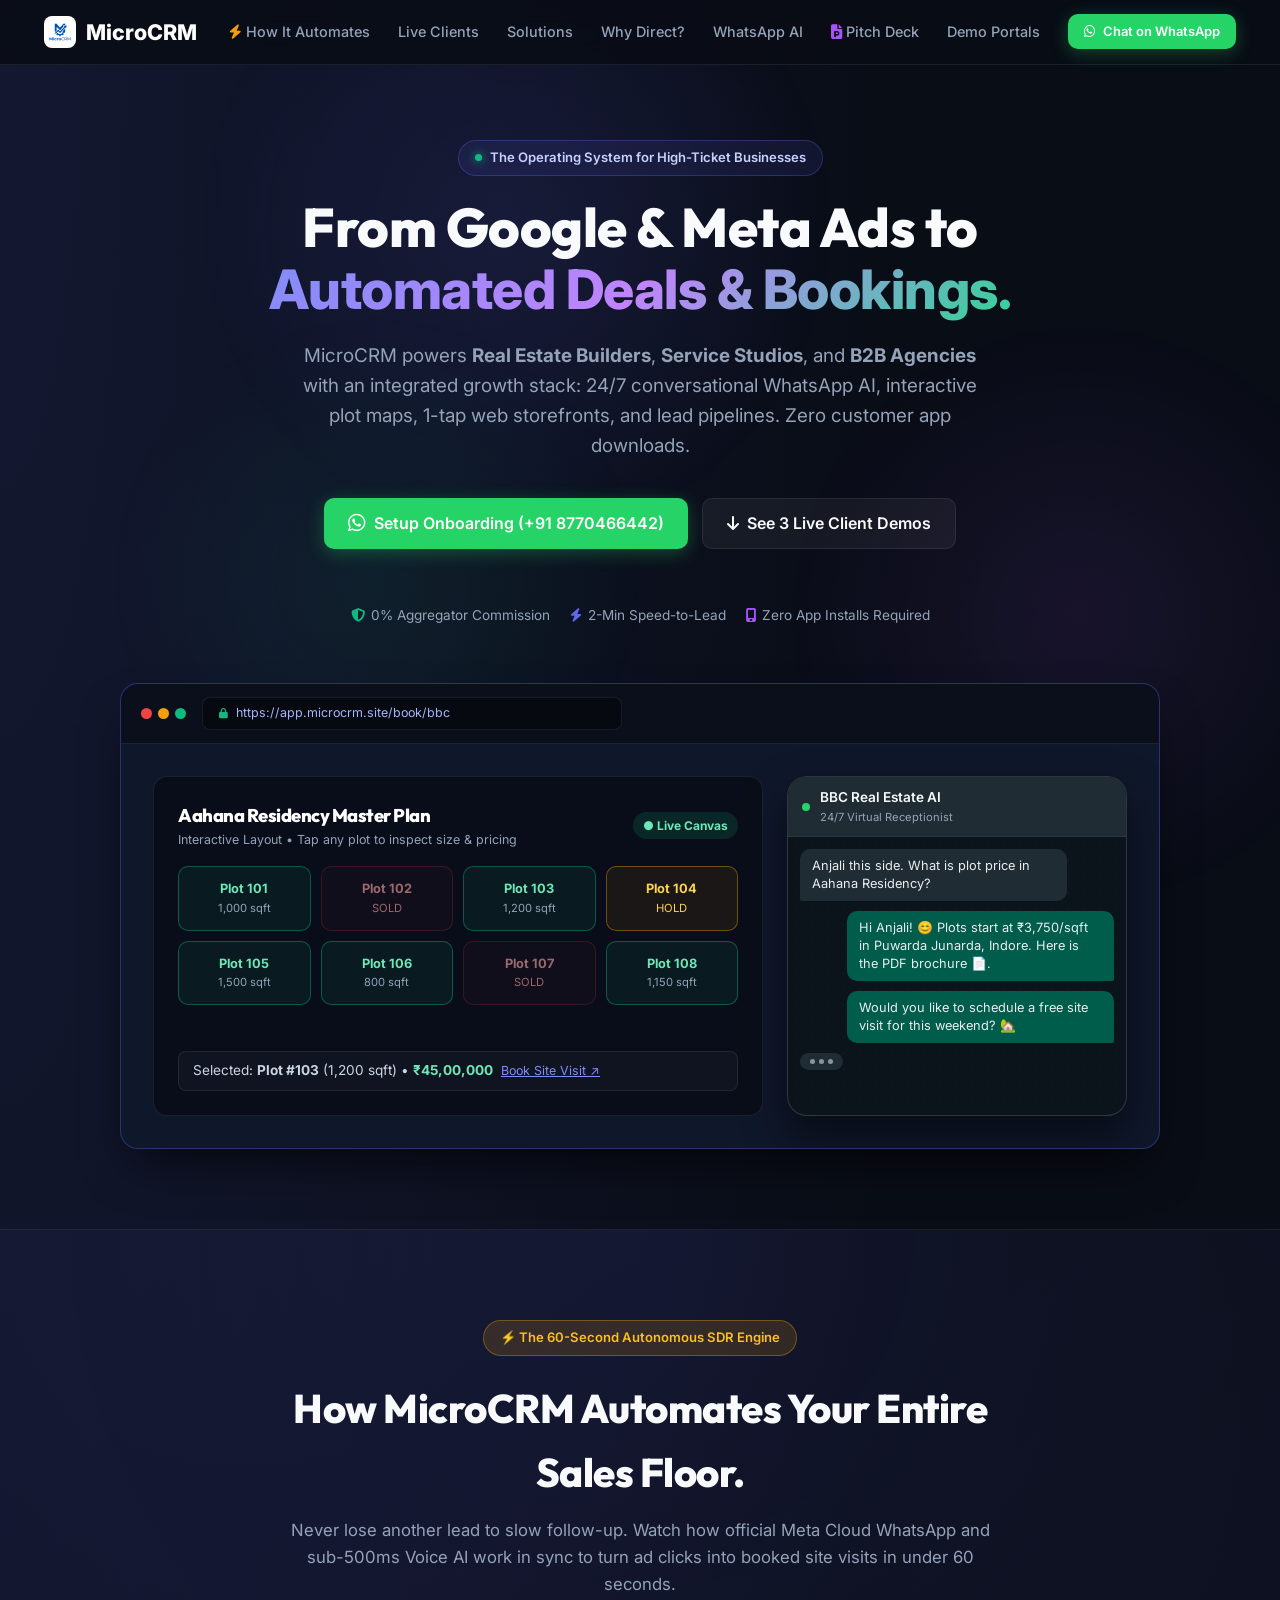
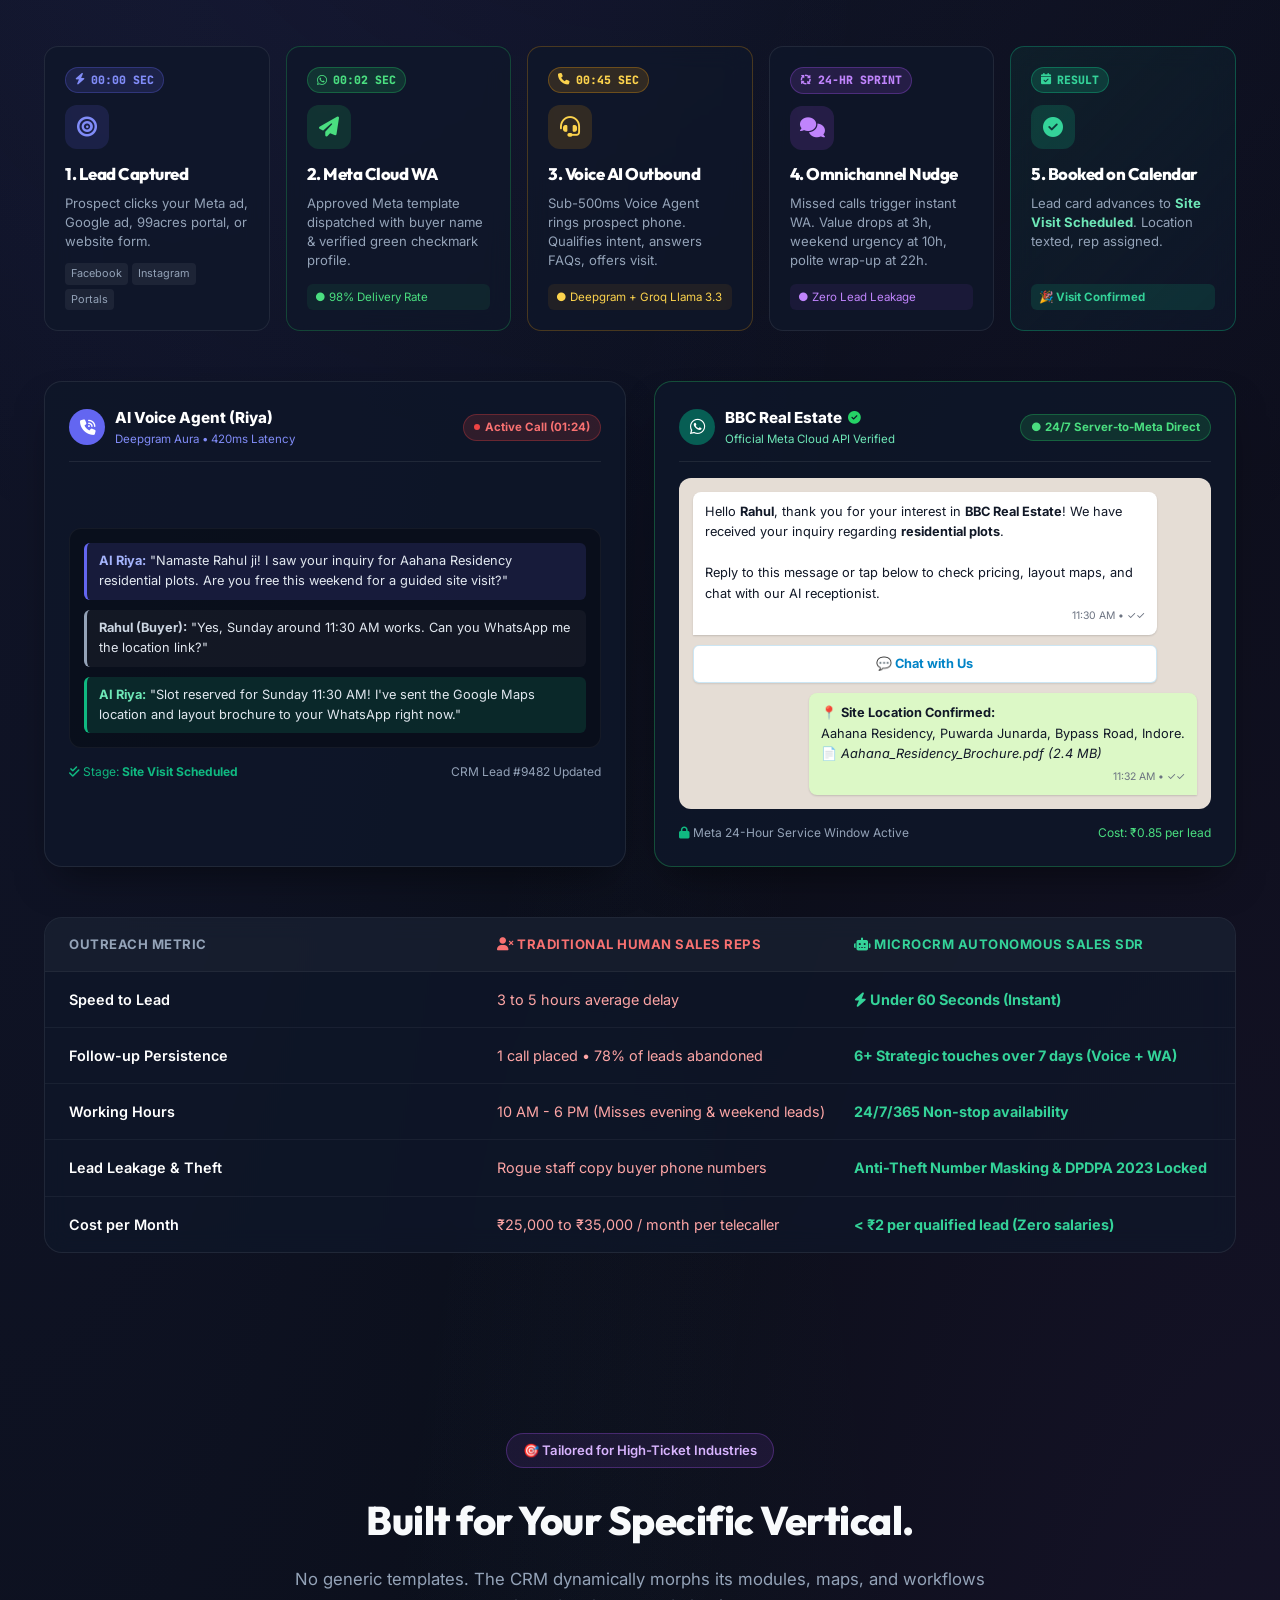
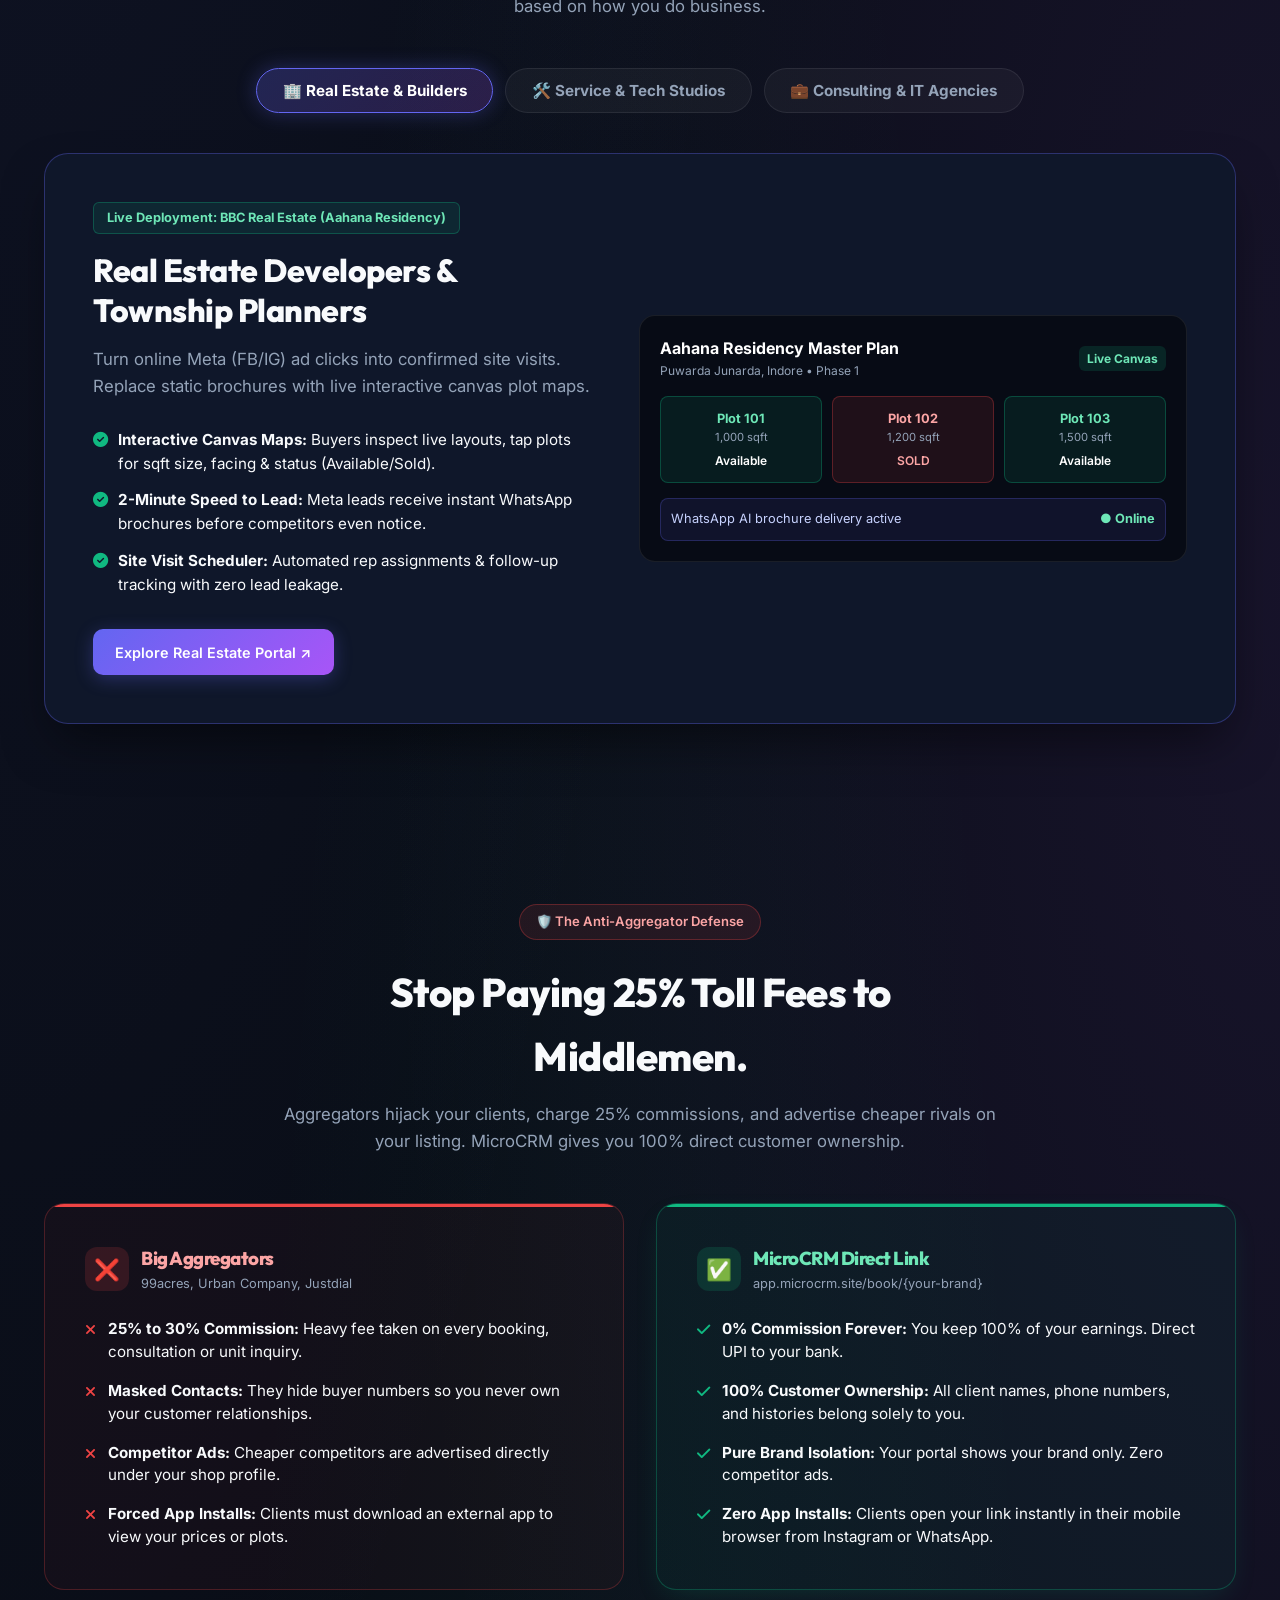
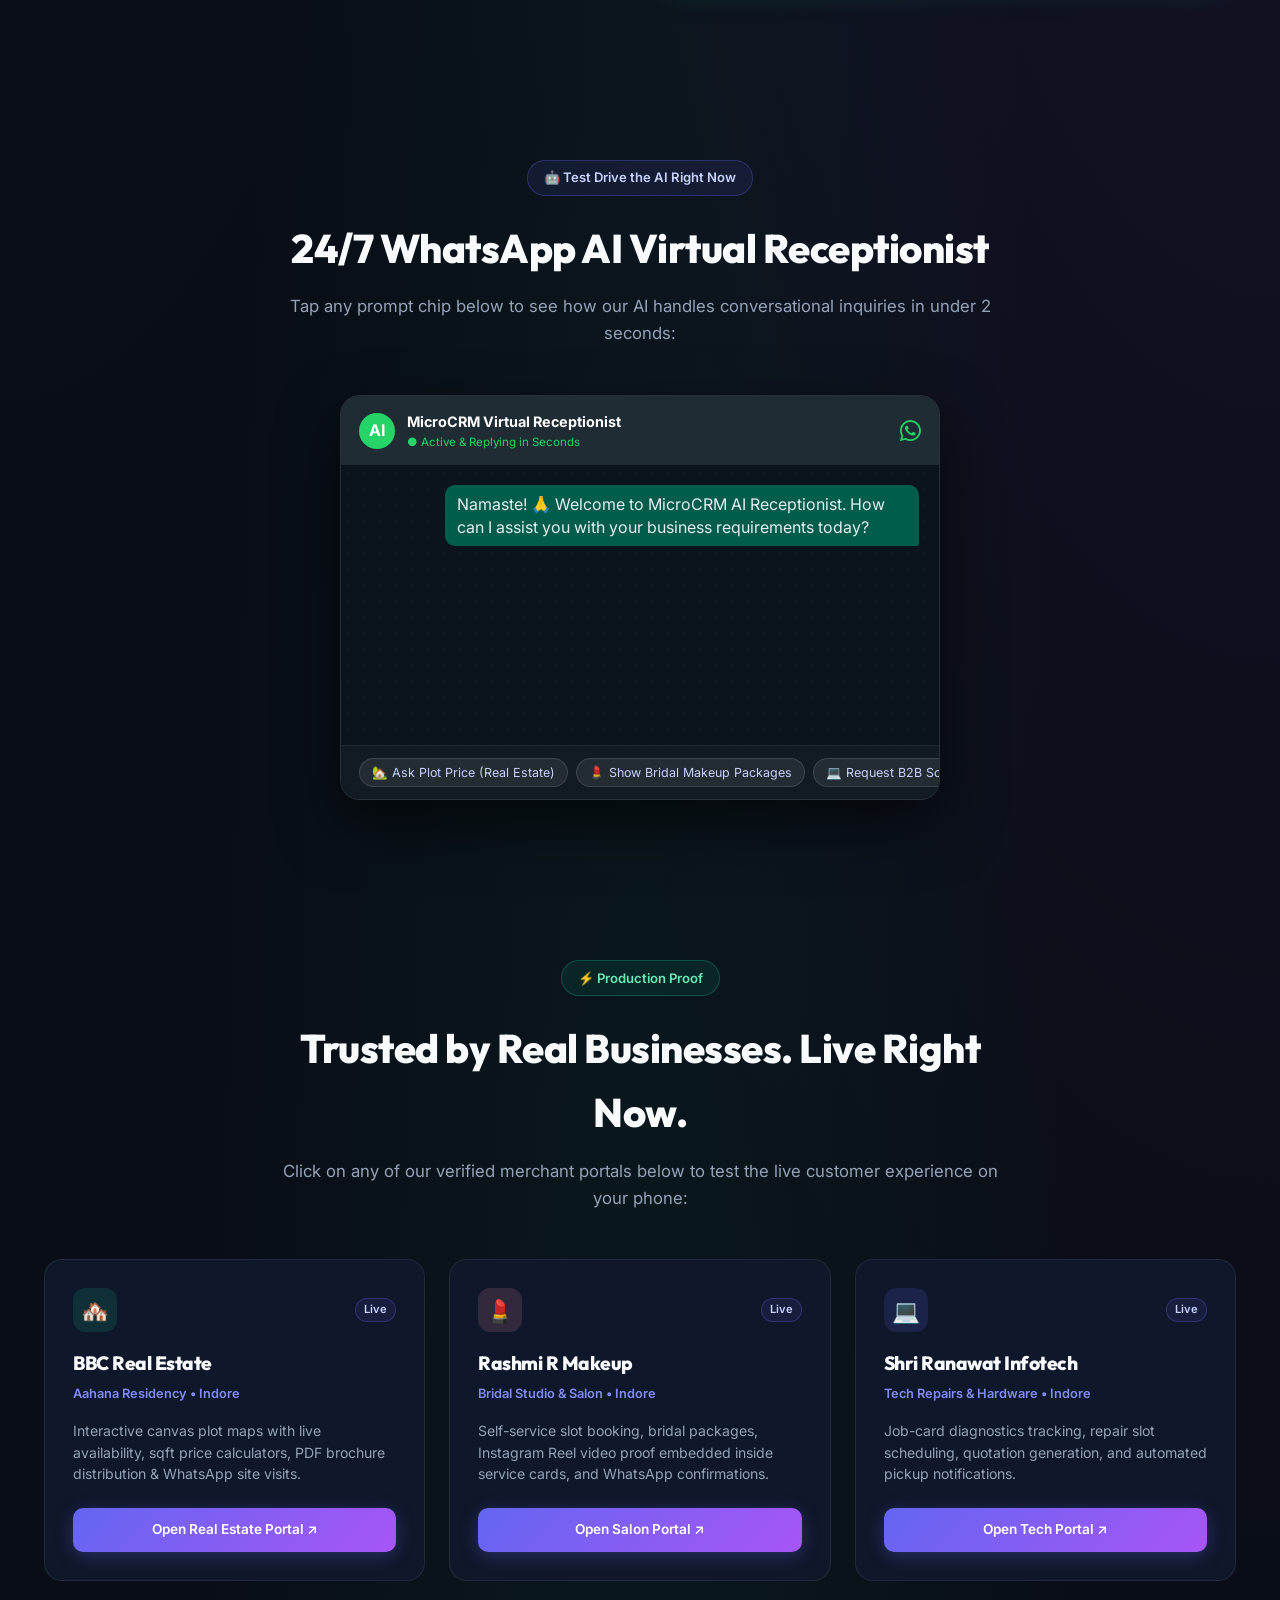
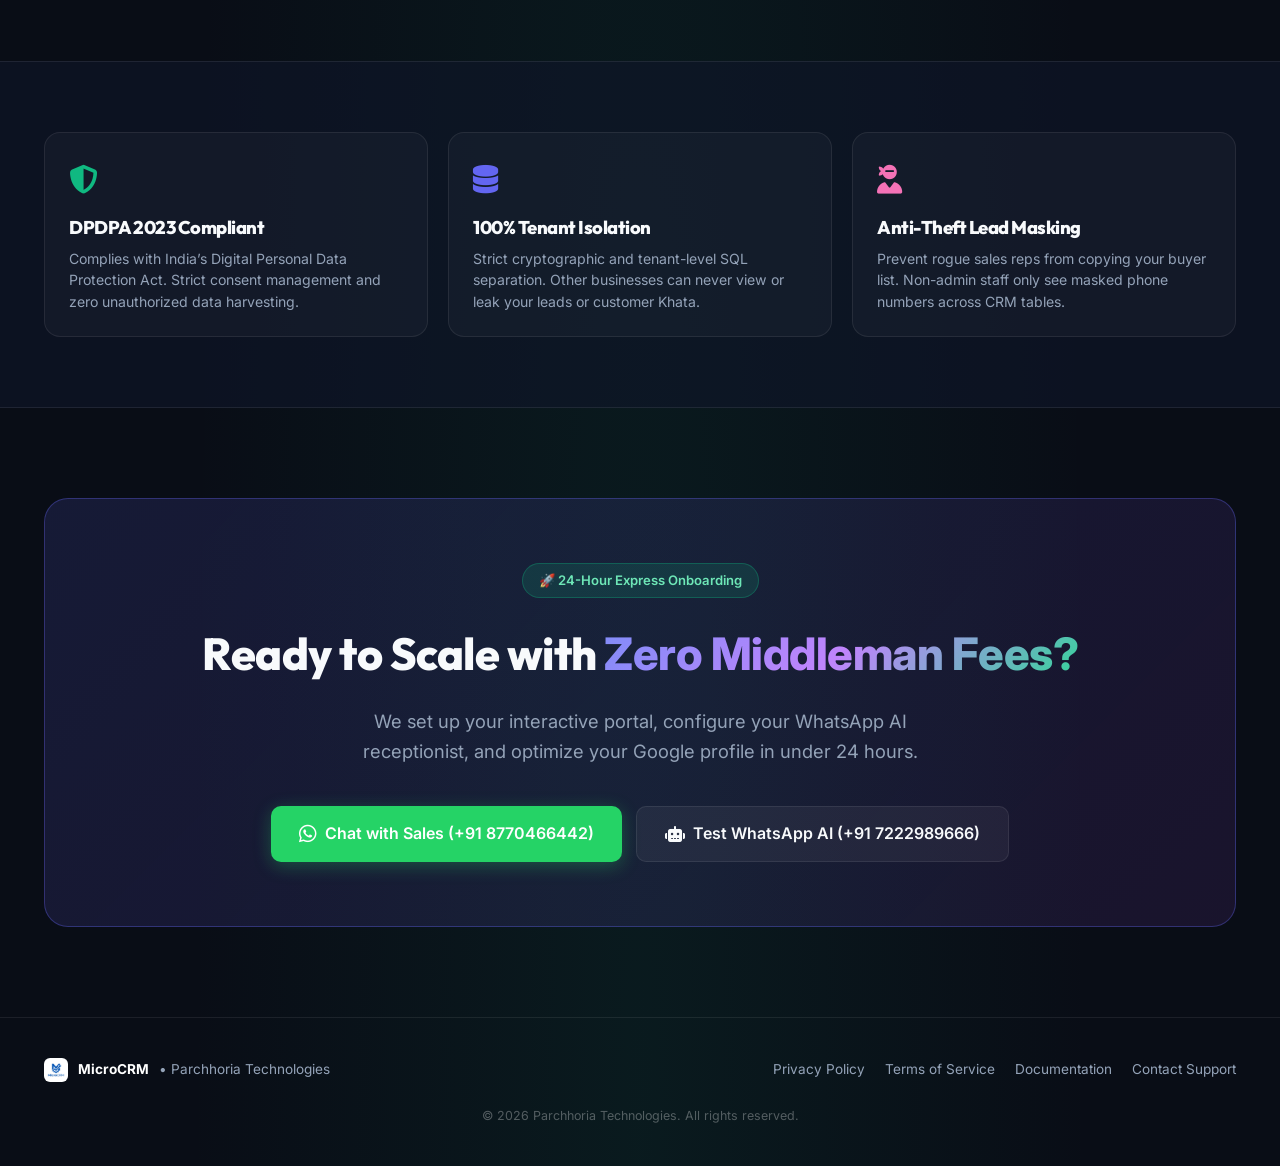
<file: index.html>
<!DOCTYPE html>
<html lang="en">
<head>
    <meta charset="UTF-8">
    <meta name="viewport" content="width=device-width, initial-scale=1.0">
    <title>MicroCRM • Growth Engine for Real Estate, Services & B2B</title>
    <meta name="description" content="MicroCRM is the all-in-one growth suite for Real Estate developers, service studios, and B2B agencies: Interactive plot maps, 24/7 WhatsApp AI receptionist, and instant client booking portals.">
    <link rel="preconnect" href="https://fonts.googleapis.com">
    <link rel="preconnect" href="https://fonts.gstatic.com" crossorigin>
    <link href="https://fonts.googleapis.com/css2?family=Inter:wght@400;500;600;700;800&family=Outfit:wght@500;600;700;800;900&family=JetBrains+Mono:wght@500;700&display=swap" rel="stylesheet">
    <link rel="stylesheet" href="style.css">
    <link rel="stylesheet" href="https://cdnjs.cloudflare.com/ajax/libs/font-awesome/6.4.0/css/all.min.css">
</head>
<body>

    <!-- Ambient Aura Glows -->
    <div class="aura-glow aura-1"></div>
    <div class="aura-glow aura-2"></div>
    <div class="aura-glow aura-3"></div>

    <!-- Navigation -->
    <nav class="navbar">
        <div class="nav-container">
            <a href="index.html" class="logo">
                <img src="logo.png" alt="MicroCRM">
                <span>MicroCRM</span>
            </a>
            
            <div class="nav-links" id="navLinks">
                <a href="#automation" class="nav-item"><i class="fa-solid fa-bolt" style="color: #f59e0b;"></i> How It Automates</a>
                <a href="#showcase" class="nav-item">Live Clients</a>
                <a href="#industries" class="nav-item">Solutions</a>
                <a href="#defense" class="nav-item">Why Direct?</a>
                <a href="#whatsapp-ai" class="nav-item">WhatsApp AI</a>
                <a href="pitch-deck.html" class="nav-item"><i class="fa-solid fa-file-powerpoint" style="color: #a855f7;"></i> Pitch Deck</a>
                <a href="portal-demo.html" class="nav-item">Demo Portals</a>
                <a href="https://wa.me/918770466442" target="_blank" class="btn btn-wa" style="padding: 7px 16px; font-size: 13px;">
                    <i class="fa-brands fa-whatsapp"></i> Chat on WhatsApp
                </a>
            </div>

            <button class="mobile-toggle" id="mobileNavToggle" aria-label="Toggle navigation">
                <span></span>
                <span></span>
                <span></span>
            </button>
        </div>
    </nav>

    <!-- Hero Section -->
    <header class="hero-section">
        <div class="container">
            <div class="pill-badge">
                <span class="pulse"></span>
                <span>The Operating System for High-Ticket Businesses</span>
            </div>

            <h1 class="hero-title">
                From Google & Meta Ads to<br>
                <span class="gradient-text">Automated Deals & Bookings.</span>
            </h1>

            <p class="hero-subtitle">
                MicroCRM powers <strong>Real Estate Builders</strong>, <strong>Service Studios</strong>, and <strong>B2B Agencies</strong> with an integrated growth stack: 24/7 conversational WhatsApp AI, interactive plot maps, 1-tap web storefronts, and lead pipelines. Zero customer app downloads.
            </p>

            <div class="hero-actions">
                <a href="https://wa.me/918770466442?text=Hi%20MicroCRM%2C%20I%20want%20to%20set%20up%20MicroCRM%20for%20my%20business." target="_blank" class="btn btn-wa" style="padding: 12px 24px; font-size: 1rem;">
                    <i class="fa-brands fa-whatsapp" style="font-size: 1.25rem;"></i> Setup Onboarding (+91 8770466442)
                </a>
                <a href="#showcase" class="btn btn-secondary" style="padding: 12px 24px; font-size: 1rem;">
                    <i class="fa-solid fa-arrow-down"></i> See 3 Live Client Demos
                </a>
            </div>

            <div class="hero-trust-chips">
                <span><i class="fa-solid fa-shield-halved" style="color: #10b981;"></i> 0% Aggregator Commission</span>
                <span><i class="fa-solid fa-bolt" style="color: #6366f1;"></i> 2-Min Speed-to-Lead</span>
                <span><i class="fa-solid fa-mobile-screen" style="color: #a855f7;"></i> Zero App Installs Required</span>
            </div>

            <!-- HERO INTERACTIVE PRODUCT STAGE -->
            <div class="product-stage">
                <div class="browser-mockup">
                    <div class="browser-bar">
                        <div class="browser-dots">
                            <span class="browser-dot dot-red"></span>
                            <span class="browser-dot dot-yellow"></span>
                            <span class="browser-dot dot-green"></span>
                        </div>
                        <div class="browser-url">
                            <i class="fa-solid fa-lock" style="font-size: 10px; color: #10b981;"></i>
                            <span>https://app.microcrm.site/book/bbc</span>
                        </div>
                    </div>

                    <div class="stage-content">
                        <!-- Left: Interactive Canvas Map -->
                        <div class="canvas-preview">
                            <div>
                                <div style="display: flex; justify-content: space-between; align-items: center;">
                                    <div>
                                        <h3 style="font-size: 1.15rem; color: #fff;">Aahana Residency Master Plan</h3>
                                        <p style="font-size: 0.78rem; color: #94a3b8;">Interactive Layout • Tap any plot to inspect size & pricing</p>
                                    </div>
                                    <span style="background: rgba(16,185,129,0.15); color: #6ee7b7; padding: 4px 10px; border-radius: 20px; font-size: 0.75rem; font-weight: 700;">● Live Canvas</span>
                                </div>

                                <div class="plot-grid">
                                    <div class="plot-box plot-available" data-num="101" data-sqft="1,000" data-price="37,50,000">
                                        <div style="font-size: 0.8rem; font-weight: 700; color: #6ee7b7;">Plot 101</div>
                                        <div style="font-size: 0.7rem; color: #94a3b8;">1,000 sqft</div>
                                    </div>
                                    <div class="plot-box plot-sold">
                                        <div style="font-size: 0.8rem; font-weight: 700; color: #fca5a5;">Plot 102</div>
                                        <div style="font-size: 0.7rem; color: #fca5a5;">SOLD</div>
                                    </div>
                                    <div class="plot-box plot-available" data-num="103" data-sqft="1,200" data-price="45,00,000">
                                        <div style="font-size: 0.8rem; font-weight: 700; color: #6ee7b7;">Plot 103</div>
                                        <div style="font-size: 0.7rem; color: #94a3b8;">1,200 sqft</div>
                                    </div>
                                    <div class="plot-box plot-booked">
                                        <div style="font-size: 0.8rem; font-weight: 700; color: #fcd34d;">Plot 104</div>
                                        <div style="font-size: 0.7rem; color: #fcd34d;">HOLD</div>
                                    </div>
                                    <div class="plot-box plot-available" data-num="105" data-sqft="1,500" data-price="56,25,000">
                                        <div style="font-size: 0.8rem; font-weight: 700; color: #6ee7b7;">Plot 105</div>
                                        <div style="font-size: 0.7rem; color: #94a3b8;">1,500 sqft</div>
                                    </div>
                                    <div class="plot-box plot-available" data-num="106" data-sqft="800" data-price="30,00,000">
                                        <div style="font-size: 0.8rem; font-weight: 700; color: #6ee7b7;">Plot 106</div>
                                        <div style="font-size: 0.7rem; color: #94a3b8;">800 sqft</div>
                                    </div>
                                    <div class="plot-box plot-sold">
                                        <div style="font-size: 0.8rem; font-weight: 700; color: #fca5a5;">Plot 107</div>
                                        <div style="font-size: 0.7rem; color: #fca5a5;">SOLD</div>
                                    </div>
                                    <div class="plot-box plot-available" data-num="108" data-sqft="1,150" data-price="43,12,500">
                                        <div style="font-size: 0.8rem; font-weight: 700; color: #6ee7b7;">Plot 108</div>
                                        <div style="font-size: 0.7rem; color: #94a3b8;">1,150 sqft</div>
                                    </div>
                                </div>
                            </div>

                            <div id="heroPlotSelectedInfo" style="margin-top: 15px; font-size: 0.85rem; color: #cbd5e1; background: rgba(255,255,255,0.03); padding: 8px 14px; border-radius: 8px; border: 1px solid var(--border);">
                                Selected: <strong>Plot #103</strong> (1,200 sqft) • <span style="color: #6ee7b7; font-weight: 700;">₹45,00,000</span> &nbsp;<a href="https://app.microcrm.site/book/bbc" target="_blank" style="color: #818cf8; text-decoration: underline; font-size: 0.78rem;">Book Site Visit ↗</a>
                            </div>
                        </div>

                        <!-- Right: WhatsApp AI Assistant Simulation -->
                        <div class="phone-mockup">
                            <div class="phone-header">
                                <div class="wa-status-dot"></div>
                                <div>
                                    <div>BBC Real Estate AI</div>
                                    <div style="font-size: 0.7rem; color: #94a3b8; font-weight: 400;">24/7 Virtual Receptionist</div>
                                </div>
                            </div>
                            <div class="phone-chat">
                                <div class="chat-bubble incoming">
                                    Anjali this side. What is plot price in Aahana Residency?
                                </div>
                                <div class="chat-bubble outgoing">
                                    Hi Anjali! 😊 Plots start at ₹3,750/sqft in Puwarda Junarda, Indore. Here is the PDF brochure 📄.
                                </div>
                                <div class="chat-bubble outgoing">
                                    Would you like to schedule a free site visit for this weekend? 🏡
                                </div>
                                <div class="typing-dots">
                                    <span class="typing-dot"></span>
                                    <span class="typing-dot"></span>
                                    <span class="typing-dot"></span>
                                </div>
                            </div>
                        </div>
                    </div>
                </div>
            </div>
        </div>
    </header>

    <!-- NEW: Autonomous Sales Engine & Automation Graphics Section -->
    <section id="automation" class="automation-section">
        <div class="container">
            <div class="section-header">
                <div class="pill-badge" style="background: rgba(245, 158, 11, 0.15); border-color: rgba(245, 158, 11, 0.35); color: #fbbf24;">
                    ⚡ The 60-Second Autonomous SDR Engine
                </div>
                <h2>How MicroCRM Automates Your Entire Sales Floor.</h2>
                <p>Never lose another lead to slow follow-up. Watch how official Meta Cloud WhatsApp and sub-500ms Voice AI work in sync to turn ad clicks into booked site visits in under 60 seconds.</p>
            </div>

            <!-- GRAPHIC 1: Interactive 5-Step Omnichannel Flowchart -->
            <div class="pipeline-flow-container">
                <!-- Step 1 -->
                <div class="pipeline-step-card">
                    <span class="step-time-badge" style="background: rgba(99, 102, 241, 0.15); color: #818cf8; border: 1px solid rgba(99, 102, 241, 0.3);">
                        <i class="fa-solid fa-bolt"></i> 00:00 SEC
                    </span>
                    <div class="step-icon-wrap" style="background: rgba(99, 102, 241, 0.15); color: #818cf8;">
                        <i class="fa-solid fa-bullseye"></i>
                    </div>
                    <h4 style="font-size: 1.05rem; margin-bottom: 6px; color: #fff;">1. Lead Captured</h4>
                    <p style="font-size: 0.82rem; color: var(--text-muted); line-height: 1.45; margin-bottom: 12px;">
                        Prospect clicks your Meta ad, Google ad, 99acres portal, or website form.
                    </p>
                    <div style="display: flex; gap: 4px; flex-wrap: wrap; margin-top: auto;">
                        <span style="font-size: 0.68rem; background: rgba(255,255,255,0.06); padding: 2px 6px; border-radius: 4px; color: #94a3b8;">Facebook</span>
                        <span style="font-size: 0.68rem; background: rgba(255,255,255,0.06); padding: 2px 6px; border-radius: 4px; color: #94a3b8;">Instagram</span>
                        <span style="font-size: 0.68rem; background: rgba(255,255,255,0.06); padding: 2px 6px; border-radius: 4px; color: #94a3b8;">Portals</span>
                    </div>
                </div>

                <!-- Step 2 -->
                <div class="pipeline-step-card" style="border-color: rgba(37, 211, 102, 0.25);">
                    <span class="step-time-badge" style="background: rgba(37, 211, 102, 0.15); color: #4ade80; border: 1px solid rgba(37, 211, 102, 0.3);">
                        <i class="fa-brands fa-whatsapp"></i> 00:02 SEC
                    </span>
                    <div class="step-icon-wrap" style="background: rgba(37, 211, 102, 0.15); color: #4ade80;">
                        <i class="fa-solid fa-paper-plane"></i>
                    </div>
                    <h4 style="font-size: 1.05rem; margin-bottom: 6px; color: #fff;">2. Meta Cloud WA</h4>
                    <p style="font-size: 0.82rem; color: var(--text-muted); line-height: 1.45; margin-bottom: 12px;">
                        Approved Meta template dispatched with buyer name & verified green checkmark profile.
                    </p>
                    <div style="font-size: 0.72rem; color: #4ade80; background: rgba(37,211,102,0.08); padding: 4px 8px; border-radius: 6px; margin-top: auto;">
                        ● 98% Delivery Rate
                    </div>
                </div>

                <!-- Step 3 -->
                <div class="pipeline-step-card" style="border-color: rgba(245, 158, 11, 0.25);">
                    <span class="step-time-badge" style="background: rgba(245, 158, 11, 0.15); color: #fcd34d; border: 1px solid rgba(245, 158, 11, 0.3);">
                        <i class="fa-solid fa-phone"></i> 00:45 SEC
                    </span>
                    <div class="step-icon-wrap" style="background: rgba(245, 158, 11, 0.15); color: #fcd34d;">
                        <i class="fa-solid fa-headset"></i>
                    </div>
                    <h4 style="font-size: 1.05rem; margin-bottom: 6px; color: #fff;">3. Voice AI Outbound</h4>
                    <p style="font-size: 0.82rem; color: var(--text-muted); line-height: 1.45; margin-bottom: 12px;">
                        Sub-500ms Voice Agent rings prospect phone. Qualifies intent, answers FAQs, offers visit.
                    </p>
                    <div style="font-size: 0.72rem; color: #fcd34d; background: rgba(245,158,11,0.08); padding: 4px 8px; border-radius: 6px; margin-top: auto;">
                        ● Deepgram + Groq Llama 3.3
                    </div>
                </div>

                <!-- Step 4 -->
                <div class="pipeline-step-card">
                    <span class="step-time-badge" style="background: rgba(168, 85, 247, 0.15); color: #c084fc; border: 1px solid rgba(168, 85, 247, 0.3);">
                        <i class="fa-solid fa-arrows-spin"></i> 24-HR SPRINT
                    </span>
                    <div class="step-icon-wrap" style="background: rgba(168, 85, 247, 0.15); color: #c084fc;">
                        <i class="fa-solid fa-comments"></i>
                    </div>
                    <h4 style="font-size: 1.05rem; margin-bottom: 6px; color: #fff;">4. Omnichannel Nudge</h4>
                    <p style="font-size: 0.82rem; color: var(--text-muted); line-height: 1.45; margin-bottom: 12px;">
                        Missed calls trigger instant WA. Value drops at 3h, weekend urgency at 10h, polite wrap-up at 22h.
                    </p>
                    <div style="font-size: 0.72rem; color: #c084fc; background: rgba(168,85,247,0.08); padding: 4px 8px; border-radius: 6px; margin-top: auto;">
                        ● Zero Lead Leakage
                    </div>
                </div>

                <!-- Step 5 -->
                <div class="pipeline-step-card" style="border-color: rgba(16, 185, 129, 0.35); background: linear-gradient(135deg, rgba(16, 185, 129, 0.08) 0%, rgba(15, 23, 42, 0.8) 100%);">
                    <span class="step-time-badge" style="background: rgba(16, 185, 129, 0.2); color: #34d399; border: 1px solid rgba(16, 185, 129, 0.4);">
                        <i class="fa-solid fa-calendar-check"></i> RESULT
                    </span>
                    <div class="step-icon-wrap" style="background: rgba(16, 185, 129, 0.2); color: #34d399;">
                        <i class="fa-solid fa-circle-check"></i>
                    </div>
                    <h4 style="font-size: 1.05rem; margin-bottom: 6px; color: #fff;">5. Booked on Calendar</h4>
                    <p style="font-size: 0.82rem; color: var(--text-muted); line-height: 1.45; margin-bottom: 12px;">
                        Lead card advances to <strong style="color: #6ee7b7;">Site Visit Scheduled</strong>. Location texted, rep assigned.
                    </p>
                    <div style="font-size: 0.72rem; color: #34d399; font-weight: 700; background: rgba(16,185,129,0.15); padding: 4px 8px; border-radius: 6px; margin-top: auto;">
                        🎉 Visit Confirmed
                    </div>
                </div>
            </div>

            <!-- GRAPHIC 2: Dual Live HUD Simulation (Voice HUD vs WhatsApp HUD) -->
            <div class="dual-hud-grid">
                <!-- Left: Voice AI Calling HUD -->
                <div class="hud-card">
                    <div style="display: flex; justify-content: space-between; align-items: center; margin-bottom: 16px; padding-bottom: 12px; border-bottom: 1px solid var(--border);">
                        <div style="display: flex; align-items: center; gap: 10px;">
                            <div style="width: 36px; height: 36px; border-radius: 50%; background: #6366f1; color: #fff; display: flex; align-items: center; justify-content: center; font-size: 0.95rem;">
                                <i class="fa-solid fa-phone-volume"></i>
                            </div>
                            <div>
                                <div style="font-size: 0.95rem; font-weight: 800; color: #fff;">AI Voice Agent (Riya)</div>
                                <div style="font-size: 0.72rem; color: #818cf8;">Deepgram Aura &bull; 420ms Latency</div>
                            </div>
                        </div>
                        <span style="background: rgba(239, 68, 68, 0.15); color: #f87171; border: 1px solid rgba(239, 68, 68, 0.3); padding: 3px 10px; border-radius: 20px; font-size: 0.72rem; font-weight: 700; display: flex; align-items: center; gap: 5px;">
                            <span style="width: 6px; height: 6px; border-radius: 50%; background: #ef4444; display: inline-block;"></span> Active Call (01:24)
                        </span>
                    </div>

                    <!-- Live Soundwave Equalizer -->
                    <div class="soundwave-box">
                        <div class="soundwave-bar" style="animation-delay: 0.1s;"></div>
                        <div class="soundwave-bar" style="animation-delay: 0.3s;"></div>
                        <div class="soundwave-bar" style="animation-delay: 0.2s;"></div>
                        <div class="soundwave-bar" style="animation-delay: 0.5s;"></div>
                        <div class="soundwave-bar" style="animation-delay: 0.15s;"></div>
                        <div class="soundwave-bar" style="animation-delay: 0.4s;"></div>
                        <div class="soundwave-bar" style="animation-delay: 0.25s;"></div>
                        <div class="soundwave-bar" style="animation-delay: 0.35s;"></div>
                    </div>

                    <!-- Live Transcript Bubble Stream -->
                    <div style="background: rgba(0, 0, 0, 0.3); border-radius: 12px; padding: 14px; margin-top: 12px; border: 1px solid rgba(255, 255, 255, 0.05); display: flex; flex-direction: column; gap: 10px;">
                        <div style="background: rgba(99, 102, 241, 0.15); border-left: 3px solid #6366f1; padding: 8px 12px; border-radius: 6px; font-size: 0.8rem; color: #e2e8f0;">
                            <strong style="color: #a5b4fc;">AI Riya:</strong> "Namaste Rahul ji! I saw your inquiry for Aahana Residency residential plots. Are you free this weekend for a guided site visit?"
                        </div>
                        <div style="background: rgba(255, 255, 255, 0.04); border-left: 3px solid #94a3b8; padding: 8px 12px; border-radius: 6px; font-size: 0.8rem; color: #e2e8f0;">
                            <strong style="color: #cbd5e1;">Rahul (Buyer):</strong> "Yes, Sunday around 11:30 AM works. Can you WhatsApp me the location link?"
                        </div>
                        <div style="background: rgba(16, 185, 129, 0.15); border-left: 3px solid #10b981; padding: 8px 12px; border-radius: 6px; font-size: 0.8rem; color: #e2e8f0;">
                            <strong style="color: #6ee7b7;">AI Riya:</strong> "Slot reserved for Sunday 11:30 AM! I've sent the Google Maps location and layout brochure to your WhatsApp right now."
                        </div>
                    </div>

                    <!-- Bottom Status Indicator -->
                    <div style="display: flex; justify-content: space-between; align-items: center; margin-top: 14px; font-size: 0.75rem; color: #10b981;">
                        <span><i class="fa-solid fa-check-double"></i> Stage: <strong>Site Visit Scheduled</strong></span>
                        <span style="color: var(--text-muted);">CRM Lead #9482 Updated</span>
                    </div>
                </div>

                <!-- Right: Official Meta Cloud WhatsApp AI HUD -->
                <div class="hud-card" style="border-color: rgba(37, 211, 102, 0.3);">
                    <div style="display: flex; justify-content: space-between; align-items: center; margin-bottom: 16px; padding-bottom: 12px; border-bottom: 1px solid var(--border);">
                        <div style="display: flex; align-items: center; gap: 10px;">
                            <div style="width: 36px; height: 36px; border-radius: 50%; background: #075e54; color: #fff; display: flex; align-items: center; justify-content: center; font-size: 1.1rem;">
                                <i class="fa-brands fa-whatsapp"></i>
                            </div>
                            <div>
                                <div style="font-size: 0.95rem; font-weight: 800; color: #fff; display: flex; align-items: center; gap: 6px;">
                                    BBC Real Estate
                                    <i class="fa-solid fa-circle-check" style="color: #25D366; font-size: 0.8rem;"></i>
                                </div>
                                <div style="font-size: 0.72rem; color: #6ee7b7;">Official Meta Cloud API Verified</div>
                            </div>
                        </div>
                        <span style="background: rgba(37, 211, 102, 0.15); color: #4ade80; border: 1px solid rgba(37, 211, 102, 0.3); padding: 3px 10px; border-radius: 20px; font-size: 0.72rem; font-weight: 700;">
                            ● 24/7 Server-to-Meta Direct
                        </span>
                    </div>

                    <!-- Mockup WhatsApp Message Stream -->
                    <div style="background: #e5ddd5; border-radius: 12px; padding: 14px; display: flex; flex-direction: column; gap: 10px; color: #111827;">
                        <!-- Official Template Message -->
                        <div style="background: #ffffff; border-radius: 8px 8px 8px 0; padding: 10px 12px; font-size: 0.8rem; box-shadow: 0 1px 2px rgba(0,0,0,0.15); max-width: 92%;">
                            Hello <strong>Rahul</strong>, thank you for your interest in <strong>BBC Real Estate</strong>! We have received your inquiry regarding <strong>residential plots</strong>.<br><br>
                            Reply to this message or tap below to check pricing, layout maps, and chat with our AI receptionist.
                            <div style="text-align: right; font-size: 0.65rem; color: #6b7280; margin-top: 4px;">11:30 AM &bull; ✓✓</div>
                        </div>

                        <!-- One-Click Quick Reply Button -->
                        <div style="background: #ffffff; color: #0284c7; text-align: center; padding: 8px; border-radius: 6px; font-size: 0.8rem; font-weight: 700; box-shadow: 0 1px 2px rgba(0,0,0,0.1); border: 1px solid rgba(2, 132, 199, 0.2); max-width: 92%;">
                            💬 Chat with Us
                        </div>

                        <!-- Follow-up Automatic Delivery -->
                        <div style="background: #dcf8c6; border-radius: 8px 8px 0 8px; padding: 10px 12px; font-size: 0.8rem; box-shadow: 0 1px 2px rgba(0,0,0,0.15); align-self: flex-end; max-width: 92%;">
                            📍 <strong>Site Location Confirmed:</strong><br>
                            Aahana Residency, Puwarda Junarda, Bypass Road, Indore.<br>
                            📄 <em>Aahana_Residency_Brochure.pdf (2.4 MB)</em>
                            <div style="text-align: right; font-size: 0.65rem; color: #6b7280; margin-top: 4px;">11:32 AM &bull; ✓✓</div>
                        </div>
                    </div>

                    <!-- Bottom Indicator -->
                    <div style="display: flex; justify-content: space-between; align-items: center; margin-top: 14px; font-size: 0.75rem; color: var(--text-muted);">
                        <span><i class="fa-solid fa-lock" style="color: #10b981;"></i> Meta 24-Hour Service Window Active</span>
                        <span style="color: #4ade80;">Cost: ₹0.85 per lead</span>
                    </div>
                </div>
            </div>

            <!-- GRAPHIC 3: Human Sales Team vs MicroCRM Autonomous Engine Comparison -->
            <div class="comparison-table-card">
                <div class="comp-row comp-header">
                    <div>Outreach Metric</div>
                    <div style="color: #f87171;"><i class="fa-solid fa-user-xmark"></i> Traditional Human Sales Reps</div>
                    <div style="color: #34d399;"><i class="fa-solid fa-robot"></i> MicroCRM Autonomous Sales SDR</div>
                </div>
                <div class="comp-row">
                    <div style="font-weight: 600; color: #fff;">Speed to Lead</div>
                    <div style="color: #fca5a5;">3 to 5 hours average delay</div>
                    <div style="color: #34d399; font-weight: 700;"><i class="fa-solid fa-bolt"></i> Under 60 Seconds (Instant)</div>
                </div>
                <div class="comp-row">
                    <div style="font-weight: 600; color: #fff;">Follow-up Persistence</div>
                    <div style="color: #fca5a5;">1 call placed &bull; 78% of leads abandoned</div>
                    <div style="color: #34d399; font-weight: 700;">6+ Strategic touches over 7 days (Voice + WA)</div>
                </div>
                <div class="comp-row">
                    <div style="font-weight: 600; color: #fff;">Working Hours</div>
                    <div style="color: #fca5a5;">10 AM - 6 PM (Misses evening & weekend leads)</div>
                    <div style="color: #34d399; font-weight: 700;">24/7/365 Non-stop availability</div>
                </div>
                <div class="comp-row">
                    <div style="font-weight: 600; color: #fff;">Lead Leakage & Theft</div>
                    <div style="color: #fca5a5;">Rogue staff copy buyer phone numbers</div>
                    <div style="color: #34d399; font-weight: 700;">Anti-Theft Number Masking & DPDPA 2023 Locked</div>
                </div>
                <div class="comp-row" style="border-bottom: none;">
                    <div style="font-weight: 600; color: #fff;">Cost per Month</div>
                    <div style="color: #fca5a5;">₹25,000 to ₹35,000 / month per telecaller</div>
                    <div style="color: #34d399; font-weight: 700;">< ₹2 per qualified lead (Zero salaries)</div>
                </div>
            </div>
        </div>
    </section>

    <!-- 3 Targeted Pillars (Interactive Switcher) -->
    <section id="industries" class="industry-switcher-section">
        <div class="container">
            <div class="section-header">
                <div class="pill-badge" style="background: rgba(168, 85, 247, 0.1); border-color: rgba(168, 85, 247, 0.3); color: #d8b4fe;">
                    🎯 Tailored for High-Ticket Industries
                </div>
                <h2>Built for Your Specific Vertical.</h2>
                <p>No generic templates. The CRM dynamically morphs its modules, maps, and workflows based on how you do business.</p>
            </div>

            <div class="switcher-tabs">
                <button class="tab-pill active" id="tab-realestate" onclick="switchIndustry('realestate')">
                    🏢 Real Estate & Builders
                </button>
                <button class="tab-pill" id="tab-service" onclick="switchIndustry('service')">
                    🛠️ Service & Tech Studios
                </button>
                <button class="tab-pill" id="tab-consulting" onclick="switchIndustry('consulting')">
                    💼 Consulting & IT Agencies
                </button>
            </div>

            <!-- Dynamic Showcase Stage -->
            <div class="showcase-stage-card">
                <div class="stage-left">
                    <div class="live-client-tag" id="switcherBadge">
                        Live Deployment: BBC Real Estate (Aahana Residency)
                    </div>
                    <h3 id="switcherTitle">Real Estate Developers & Township Planners</h3>
                    <p id="switcherDesc">
                        Turn online Meta (FB/IG) ad clicks into confirmed site visits. Replace static brochures with live interactive canvas plot maps.
                    </p>
                    <ul class="feature-bullets" id="switcherBullets">
                        <li><i class="fa-solid fa-circle-check"></i> <div><strong>Interactive Canvas Maps:</strong> Buyers inspect live layouts, tap plots for sqft size, facing & status (Available/Sold).</div></li>
                        <li><i class="fa-solid fa-circle-check"></i> <div><strong>2-Minute Speed to Lead:</strong> Meta leads receive instant WhatsApp brochures before competitors even notice.</div></li>
                        <li><i class="fa-solid fa-circle-check"></i> <div><strong>Site Visit Scheduler:</strong> Automated rep assignments & follow-up tracking with zero lead leakage.</div></li>
                    </ul>
                    <a href="https://app.microcrm.site/book/bbc" target="_blank" class="btn btn-primary" id="switcherBtn">
                        Explore Real Estate Portal ↗
                    </a>
                </div>

                <div class="stage-right" id="switcherVisual">
                    <!-- Default: Real Estate Visual -->
                    <div style="background: rgba(0,0,0,0.5); border: 1px solid rgba(255,255,255,0.08); border-radius: 16px; padding: 20px;">
                        <div style="display: flex; justify-content: space-between; align-items: center; margin-bottom: 15px;">
                            <div>
                                <div style="font-weight: 700; color: #fff;">Aahana Residency Master Plan</div>
                                <div style="font-size: 0.75rem; color: #94a3b8;">Puwarda Junarda, Indore • Phase 1</div>
                            </div>
                            <span style="background: rgba(16,185,129,0.15); color: #6ee7b7; padding: 3px 8px; border-radius: 6px; font-size: 0.75rem; font-weight: 700;">Live Canvas</span>
                        </div>
                        <div style="display: grid; grid-template-columns: repeat(3, 1fr); gap: 10px;">
                            <div style="background: rgba(16,185,129,0.1); border: 1px solid rgba(16,185,129,0.3); border-radius: 8px; padding: 12px; text-align: center;">
                                <div style="font-size: 0.8rem; font-weight: 700; color: #6ee7b7;">Plot 101</div>
                                <div style="font-size: 0.7rem; color: #94a3b8;">1,000 sqft</div>
                                <div style="font-size: 0.75rem; color: #fff; font-weight: 600; margin-top: 4px;">Available</div>
                            </div>
                            <div style="background: rgba(239,68,68,0.1); border: 1px solid rgba(239,68,68,0.3); border-radius: 8px; padding: 12px; text-align: center;">
                                <div style="font-size: 0.8rem; font-weight: 700; color: #fca5a5;">Plot 102</div>
                                <div style="font-size: 0.7rem; color: #94a3b8;">1,200 sqft</div>
                                <div style="font-size: 0.75rem; color: #fca5a5; font-weight: 600; margin-top: 4px;">SOLD</div>
                            </div>
                            <div style="background: rgba(16,185,129,0.1); border: 1px solid rgba(16,185,129,0.3); border-radius: 8px; padding: 12px; text-align: center;">
                                <div style="font-size: 0.8rem; font-weight: 700; color: #6ee7b7;">Plot 103</div>
                                <div style="font-size: 0.7rem; color: #94a3b8;">1,500 sqft</div>
                                <div style="font-size: 0.75rem; color: #fff; font-weight: 600; margin-top: 4px;">Available</div>
                            </div>
                        </div>
                        <div style="margin-top: 15px; padding: 10px; background: rgba(99,102,241,0.1); border: 1px solid rgba(99,102,241,0.25); border-radius: 8px; font-size: 0.8rem; color: #c7d2fe; display: flex; justify-content: space-between; align-items: center;">
                            <span>WhatsApp AI brochure delivery active</span>
                            <span style="color: #6ee7b7; font-weight: 700;">● Online</span>
                        </div>
                    </div>
                </div>
            </div>
        </div>
    </section>

    <!-- Anti-Aggregator Battle Section -->
    <section id="defense" class="defense-section">
        <div class="container">
            <div class="section-header">
                <div class="pill-badge" style="background: rgba(239, 68, 68, 0.1); border-color: rgba(239, 68, 68, 0.3); color: #fca5a5;">
                    🛡️ The Anti-Aggregator Defense
                </div>
                <h2>Stop Paying 25% Toll Fees to Middlemen.</h2>
                <p>Aggregators hijack your clients, charge 25% commissions, and advertise cheaper rivals on your listing. MicroCRM gives you 100% direct customer ownership.</p>
            </div>

            <div class="battle-grid">
                <!-- Aggregators -->
                <div class="battle-card battle-bad">
                    <div class="battle-header">
                        <div class="battle-icon">❌</div>
                        <div>
                            <h3 style="color: #fca5a5;">Big Aggregators</h3>
                            <div style="font-size: 0.8rem; color: var(--text-muted);">99acres, Urban Company, Justdial</div>
                        </div>
                    </div>
                    <ul class="battle-list">
                        <li><i class="fa-solid fa-xmark"></i> <div><strong>25% to 30% Commission:</strong> Heavy fee taken on every booking, consultation or unit inquiry.</div></li>
                        <li><i class="fa-solid fa-xmark"></i> <div><strong>Masked Contacts:</strong> They hide buyer numbers so you never own your customer relationships.</div></li>
                        <li><i class="fa-solid fa-xmark"></i> <div><strong>Competitor Ads:</strong> Cheaper competitors are advertised directly under your shop profile.</div></li>
                        <li><i class="fa-solid fa-xmark"></i> <div><strong>Forced App Installs:</strong> Clients must download an external app to view your prices or plots.</div></li>
                    </ul>
                </div>

                <!-- MicroCRM Direct -->
                <div class="battle-card battle-good">
                    <div class="battle-header">
                        <div class="battle-icon">✅</div>
                        <div>
                            <h3 style="color: #6ee7b7;">MicroCRM Direct Link</h3>
                            <div style="font-size: 0.8rem; color: var(--text-muted);">app.microcrm.site/book/{your-brand}</div>
                        </div>
                    </div>
                    <ul class="battle-list">
                        <li><i class="fa-solid fa-check"></i> <div><strong>0% Commission Forever:</strong> You keep 100% of your earnings. Direct UPI to your bank.</div></li>
                        <li><i class="fa-solid fa-check"></i> <div><strong>100% Customer Ownership:</strong> All client names, phone numbers, and histories belong solely to you.</div></li>
                        <li><i class="fa-solid fa-check"></i> <div><strong>Pure Brand Isolation:</strong> Your portal shows your brand only. Zero competitor ads.</div></li>
                        <li><i class="fa-solid fa-check"></i> <div><strong>Zero App Installs:</strong> Clients open your link instantly in their mobile browser from Instagram or WhatsApp.</div></li>
                    </ul>
                </div>
            </div>
        </div>
    </section>

    <!-- Interactive WhatsApp AI Simulator -->
    <section id="whatsapp-ai" class="simulator-section">
        <div class="container">
            <div class="section-header">
                <div class="pill-badge">
                    🤖 Test Drive the AI Right Now
                </div>
                <h2>24/7 WhatsApp AI Virtual Receptionist</h2>
                <p>Tap any prompt chip below to see how our AI handles conversational inquiries in under 2 seconds:</p>
            </div>

            <div class="simulator-box">
                <div class="sim-header">
                    <div class="sim-user">
                        <div class="sim-avatar">AI</div>
                        <div>
                            <div style="font-weight: 700; font-size: 0.9rem; color: #fff;">MicroCRM Virtual Receptionist</div>
                            <div style="font-size: 0.72rem; color: #25D366;">● Active & Replying in Seconds</div>
                        </div>
                    </div>
                    <i class="fa-brands fa-whatsapp" style="color: #25D366; font-size: 1.5rem;"></i>
                </div>

                <div class="sim-chat-area" id="simChatArea">
                    <div class="chat-bubble outgoing">
                        Namaste! 🙏 Welcome to MicroCRM AI Receptionist. How can I assist you with your business requirements today?
                    </div>
                </div>

                <div class="sim-chips">
                    <button class="sim-chip" onclick="triggerSimMsg('plot')">🏡 Ask Plot Price (Real Estate)</button>
                    <button class="sim-chip" onclick="triggerSimMsg('salon')">💄 Show Bridal Makeup Packages</button>
                    <button class="sim-chip" onclick="triggerSimMsg('quote')">💻 Request B2B Software Quote</button>
                </div>
            </div>
        </div>
    </section>

    <!-- Verified Live Deployments (Social Proof) -->
    <section id="showcase" style="padding: 80px 0;">
        <div class="container">
            <div class="section-header">
                <div class="pill-badge" style="background: rgba(16, 185, 129, 0.1); border-color: rgba(16, 185, 129, 0.3); color: #6ee7b7;">
                    ⚡ Production Proof
                </div>
                <h2>Trusted by Real Businesses. Live Right Now.</h2>
                <p>Click on any of our verified merchant portals below to test the live customer experience on your phone:</p>
            </div>

            <div class="showcase-grid-3">
                <!-- 1. BBC Real Estate -->
                <div class="client-tile">
                    <div>
                        <div class="client-tile-header">
                            <div class="client-avatar" style="background: rgba(16, 185, 129, 0.15); color: #6ee7b7;">🏘️</div>
                            <span class="pill-badge" style="margin: 0; padding: 2px 8px; font-size: 0.7rem;">Live</span>
                        </div>
                        <h4 class="client-name">BBC Real Estate</h4>
                        <div class="client-niche">Aahana Residency • Indore</div>
                        <p class="client-desc">Interactive canvas plot maps with live availability, sqft price calculators, PDF brochure distribution & WhatsApp site visits.</p>
                    </div>
                    <a href="https://app.microcrm.site/book/bbc" target="_blank" class="btn btn-primary" style="justify-content: center; font-size: 0.85rem;">
                        Open Real Estate Portal ↗
                    </a>
                </div>

                <!-- 2. Rashmi R Makeup -->
                <div class="client-tile">
                    <div>
                        <div class="client-tile-header">
                            <div class="client-avatar" style="background: rgba(243, 139, 168, 0.15); color: #f472b6;">💄</div>
                            <span class="pill-badge" style="margin: 0; padding: 2px 8px; font-size: 0.7rem;">Live</span>
                        </div>
                        <h4 class="client-name">Rashmi R Makeup</h4>
                        <div class="client-niche">Bridal Studio & Salon • Indore</div>
                        <p class="client-desc">Self-service slot booking, bridal packages, Instagram Reel video proof embedded inside service cards, and WhatsApp confirmations.</p>
                    </div>
                    <a href="https://app.microcrm.site/book/rashmi-r-makeup" target="_blank" class="btn btn-primary" style="justify-content: center; font-size: 0.85rem;">
                        Open Salon Portal ↗
                    </a>
                </div>

                <!-- 3. Shri Ranawat Infotech -->
                <div class="client-tile">
                    <div>
                        <div class="client-tile-header">
                            <div class="client-avatar" style="background: rgba(99, 102, 241, 0.15); color: #818cf8;">💻</div>
                            <span class="pill-badge" style="margin: 0; padding: 2px 8px; font-size: 0.7rem;">Live</span>
                        </div>
                        <h4 class="client-name">Shri Ranawat Infotech</h4>
                        <div class="client-niche">Tech Repairs & Hardware • Indore</div>
                        <p class="client-desc">Job-card diagnostics tracking, repair slot scheduling, quotation generation, and automated pickup notifications.</p>
                    </div>
                    <a href="https://app.microcrm.site/book/shri-ranawat-infotech" target="_blank" class="btn btn-primary" style="justify-content: center; font-size: 0.85rem;">
                        Open Tech Portal ↗
                    </a>
                </div>
            </div>
        </div>
    </section>

    <!-- Enterprise Security & DPDPA 2023 -->
    <section style="padding: 70px 0; background: rgba(15, 23, 42, 0.6); border-top: 1px solid var(--border); border-bottom: 1px solid var(--border);">
        <div class="container">
            <div style="display: grid; grid-template-columns: repeat(auto-fit, minmax(280px, 1fr)); gap: 20px;">
                <div style="background: rgba(255,255,255,0.03); border: 1px solid var(--border); border-radius: 16px; padding: 24px;">
                    <div style="font-size: 1.8rem; color: #10b981; margin-bottom: 10px;"><i class="fa-solid fa-shield-halved"></i></div>
                    <h4 style="font-size: 1.15rem; margin-bottom: 6px;">DPDPA 2023 Compliant</h4>
                    <p style="font-size: 0.88rem; color: var(--text-muted); line-height: 1.5;">Complies with India’s Digital Personal Data Protection Act. Strict consent management and zero unauthorized data harvesting.</p>
                </div>
                <div style="background: rgba(255,255,255,0.03); border: 1px solid var(--border); border-radius: 16px; padding: 24px;">
                    <div style="font-size: 1.8rem; color: #6366f1; margin-bottom: 10px;"><i class="fa-solid fa-database"></i></div>
                    <h4 style="font-size: 1.15rem; margin-bottom: 6px;">100% Tenant Isolation</h4>
                    <p style="font-size: 0.88rem; color: var(--text-muted); line-height: 1.5;">Strict cryptographic and tenant-level SQL separation. Other businesses can never view or leak your leads or customer Khata.</p>
                </div>
                <div style="background: rgba(255,255,255,0.03); border: 1px solid var(--border); border-radius: 16px; padding: 24px;">
                    <div style="font-size: 1.8rem; color: #f472b6; margin-bottom: 10px;"><i class="fa-solid fa-user-ninja"></i></div>
                    <h4 style="font-size: 1.15rem; margin-bottom: 6px;">Anti-Theft Lead Masking</h4>
                    <p style="font-size: 0.88rem; color: var(--text-muted); line-height: 1.5;">Prevent rogue sales reps from copying your buyer list. Non-admin staff only see masked phone numbers across CRM tables.</p>
                </div>
            </div>
        </div>
    </section>

    <!-- Final Call to Action -->
    <section class="footer-cta">
        <div class="container">
            <div class="cta-card">
                <div class="pill-badge" style="background: rgba(16, 185, 129, 0.15); border-color: rgba(16, 185, 129, 0.3); color: #6ee7b7;">
                    🚀 24-Hour Express Onboarding
                </div>
                <h2 style="font-size: 2.8rem; margin-bottom: 1rem;">
                    Ready to Scale with <span class="gradient-text">Zero Middleman Fees?</span>
                </h2>
                <p style="color: var(--text-muted); font-size: 1.15rem; max-width: 620px; margin: 0 auto 2.5rem auto;">
                    We set up your interactive portal, configure your WhatsApp AI receptionist, and optimize your Google profile in under 24 hours.
                </p>
                <div style="display: flex; justify-content: center; gap: 14px; flex-wrap: wrap;">
                    <a href="https://wa.me/918770466442?text=Hi%20MicroCRM%20team%2C%20I%20want%20to%20digitize%20my%20business%20with%20Google%20Profile%2C%20Interactive%20Storefront%2C%20and%20WhatsApp%20AI." target="_blank" class="btn btn-wa" style="padding: 14px 28px; font-size: 1rem;">
                        <i class="fa-brands fa-whatsapp" style="font-size: 1.25rem;"></i> Chat with Sales (+91 8770466442)
                    </a>
                    <a href="https://wa.me/917222989666?text=Hi" target="_blank" class="btn btn-secondary" style="padding: 14px 28px; font-size: 1rem;">
                        <i class="fa-solid fa-robot"></i> Test WhatsApp AI (+91 7222989666)
                    </a>
                </div>
            </div>
        </div>
    </section>

    <!-- Footer -->
    <footer class="footer">
        <div class="container">
            <div class="footer-flex">
                <div style="display: flex; align-items: center; gap: 10px;">
                    <img src="logo.png" alt="MicroCRM" style="width: 24px; height: 24px; border-radius: 6px;">
                    <span style="font-weight: 700; color: #fff;">MicroCRM</span>
                    <span style="color: var(--text-muted);">• Parchhoria Technologies</span>
                </div>
                <div style="display: flex; gap: 20px;">
                    <a href="privacy.html" style="color: var(--text-muted); text-decoration: none;">Privacy Policy</a>
                    <a href="terms.html" style="color: var(--text-muted); text-decoration: none;">Terms of Service</a>
                    <a href="docs.html" style="color: var(--text-muted); text-decoration: none;">Documentation</a>
                    <a href="contact.html" style="color: var(--text-muted); text-decoration: none;">Contact Support</a>
                </div>
            </div>
            <div style="text-align: center; margin-top: 1.5rem; font-size: 0.78rem; color: rgba(255,255,255,0.3);">
                &copy; 2026 Parchhoria Technologies. All rights reserved.
            </div>
        </div>
    </footer>

    <script src="script.js"></script>
</body>
</html>
</file>
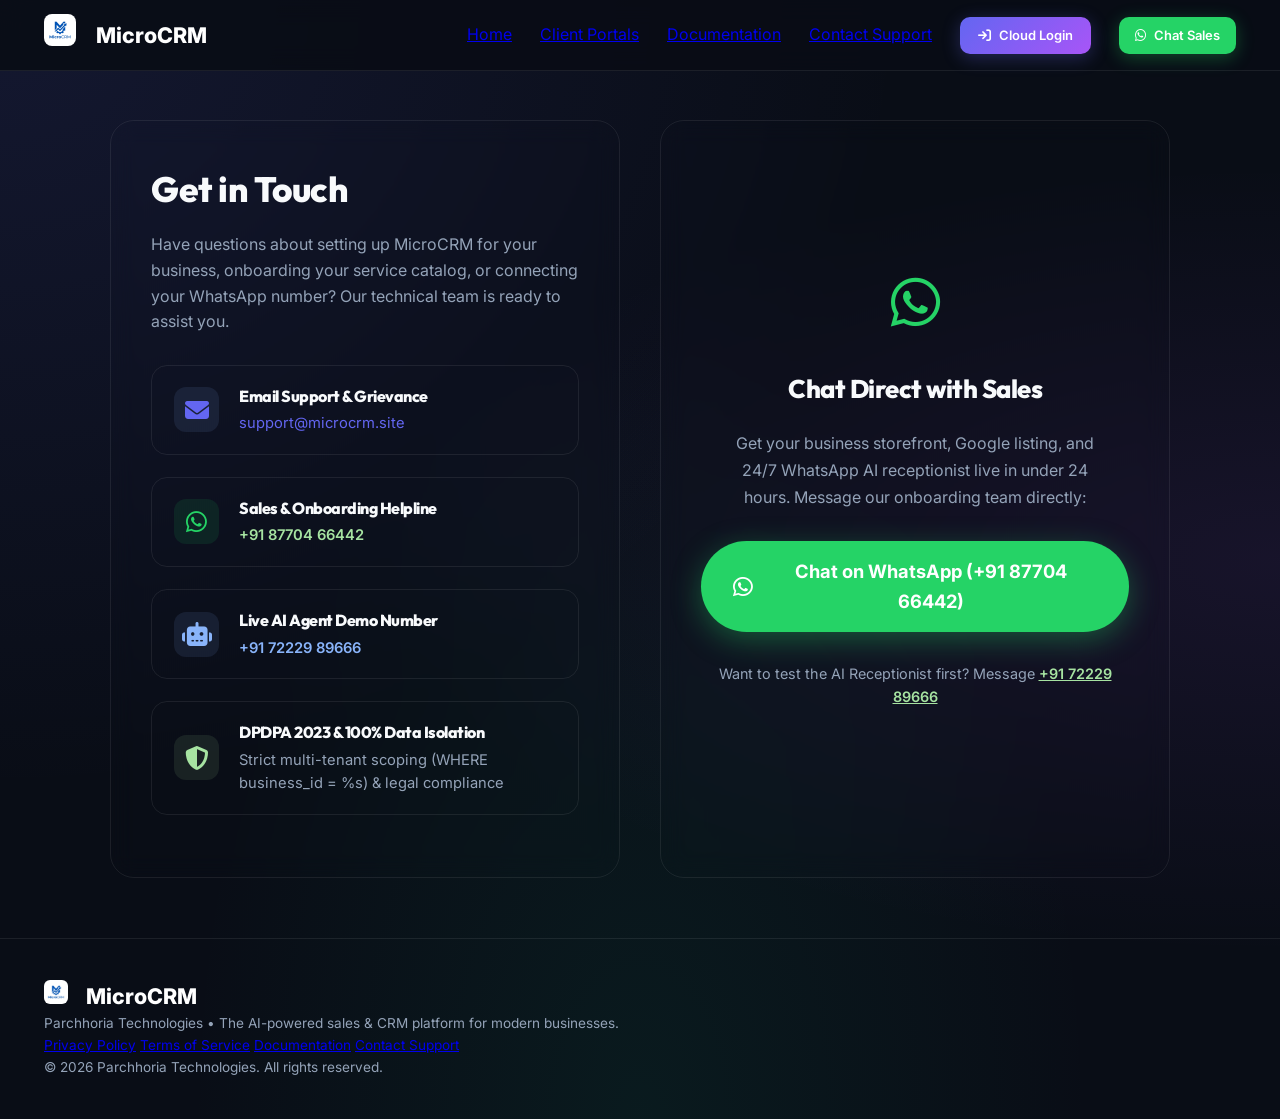
<file: contact.html>
<!DOCTYPE html>
<html lang="en">
<head>
    <meta charset="UTF-8">
    <meta name="viewport" content="width=device-width, initial-scale=1.0">
    <title>Contact Support & Sales - MicroCRM</title>
    <meta name="description" content="Contact MicroCRM Support & Sales team for onboarding assistance, live demo inquiries, or technical support.">
    <link rel="preconnect" href="https://fonts.googleapis.com">
    <link rel="preconnect" href="https://fonts.gstatic.com" crossorigin>
    <link href="https://fonts.googleapis.com/css2?family=Inter:wght@300;400;500;600;700;800&family=Outfit:wght@400;600;700;800;900&display=swap" rel="stylesheet">
    <link rel="stylesheet" href="style.css">
    <link rel="stylesheet" href="https://cdnjs.cloudflare.com/ajax/libs/font-awesome/6.4.0/css/all.min.css">
    <style>
        .page-container {
            max-width: 1100px;
            margin: 120px auto 60px;
            padding: 0 20px;
        }
        .contact-grid {
            display: grid;
            grid-template-columns: 1fr 1fr;
            gap: 40px;
        }
        @media(max-width: 850px) {
            .contact-grid { grid-template-columns: 1fr; }
        }
        .contact-card {
            background: var(--glass-bg);
            border: 1px solid var(--border);
            border-radius: 24px;
            padding: 40px;
            backdrop-filter: blur(12px);
        }
        .contact-card h1 {
            font-family: 'Outfit', sans-serif;
            font-size: 2.2rem;
            margin-bottom: 15px;
            color: var(--text-main);
        }
        .contact-card p {
            color: var(--text-muted);
            margin-bottom: 30px;
            line-height: 1.6;
        }
        .info-box {
            display: flex;
            align-items: center;
            gap: 20px;
            margin-bottom: 22px;
            padding: 18px 22px;
            background: var(--bg-secondary);
            border: 1px solid var(--border);
            border-radius: 16px;
            transition: transform 0.2s, border-color 0.2s;
        }
        .info-box:hover {
            border-color: var(--primary);
            transform: translateY(-2px);
        }
        .info-icon {
            font-size: 1.5rem;
            color: var(--primary);
            width: 45px;
            height: 45px;
            display: flex;
            align-items: center;
            justify-content: center;
            background: rgba(137, 180, 250, 0.1);
            border-radius: 12px;
            flex-shrink: 0;
        }
        .info-text h4 {
            color: var(--text-main);
            font-size: 1rem;
            margin-bottom: 3px;
        }
        .info-text p {
            color: var(--text-muted);
            margin: 0;
            font-size: 0.92rem;
        }
        .info-text a {
            text-decoration: none;
            transition: color 0.2s;
        }
    </style>
</head>
<body>
    <div class="blob blob-1"></div>
    <div class="blob blob-2"></div>

    <nav class="navbar">
        <div class="nav-container">
            <div class="logo">
                <span class="logo-icon"><img src="logo.png" alt="MicroCRM Logo" style="height: 32px; width: 32px; margin-right: 10px; border-radius: 8px;"></span>
                <a href="index.html" style="text-decoration: none; color: inherit;"><span class="logo-text">MicroCRM</span></a>
            </div>
            <div class="nav-links">
                <a href="index.html">Home</a>
                <a href="portal-demo.html">Client Portals</a>
                <a href="docs.html">Documentation</a>
                <a href="contact.html" class="active">Contact Support</a>
                <a href="https://app.microcrm.site/login" class="btn btn-primary" style="padding: 8px 18px; font-size: 13px;"><i class="fa-solid fa-arrow-right-to-bracket"></i> Cloud Login</a>
                <a href="https://wa.me/918770466442" target="_blank" class="btn btn-wa" style="padding: 8px 16px; font-size: 13px;"><i class="fa-brands fa-whatsapp"></i> Chat Sales</a>
            </div>
        </div>
    </nav>

    <div class="page-container">
        <div class="contact-grid">
            <div class="contact-card">
                <h1>Get in Touch</h1>
                <p>Have questions about setting up MicroCRM for your business, onboarding your service catalog, or connecting your WhatsApp number? Our technical team is ready to assist you.</p>

                <div class="info-box">
                    <div class="info-icon"><i class="fa-solid fa-envelope"></i></div>
                    <div class="info-text">
                        <h4>Email Support & Grievance</h4>
                        <p><a href="mailto:support@microcrm.site" style="color: var(--primary);">support@microcrm.site</a></p>
                    </div>
                </div>

                <div class="info-box">
                    <div class="info-icon" style="color: var(--whatsapp); background: rgba(37, 211, 102, 0.1);"><i class="fa-brands fa-whatsapp"></i></div>
                    <div class="info-text">
                        <h4>Sales & Onboarding Helpline</h4>
                        <p><a href="https://wa.me/918770466442" target="_blank" style="color: #a6e3a1; font-weight: 600;">+91 87704 66442</a></p>
                    </div>
                </div>

                <div class="info-box">
                    <div class="info-icon" style="color: #89b4fa; background: rgba(137, 180, 250, 0.1);"><i class="fa-solid fa-robot"></i></div>
                    <div class="info-text">
                        <h4>Live AI Agent Demo Number</h4>
                        <p><a href="https://wa.me/917222989666" target="_blank" style="color: #89b4fa; font-weight: 600;">+91 72229 89666</a></p>
                    </div>
                </div>

                <div class="info-box">
                    <div class="info-icon" style="color: #a6e3a1; background: rgba(166, 227, 161, 0.1);"><i class="fa-solid fa-shield-halved"></i></div>
                    <div class="info-text">
                        <h4>DPDPA 2023 & 100% Data Isolation</h4>
                        <p>Strict multi-tenant scoping (<code>WHERE business_id = %s</code>) & legal compliance</p>
                    </div>
                </div>
            </div>

            <div class="contact-card" style="display: flex; flex-direction: column; align-items: center; justify-content: center; text-align: center; gap: 20px;">
                <div style="font-size: 3.5rem; color: var(--whatsapp);"><i class="fa-brands fa-whatsapp"></i></div>
                <h3 style="font-family: 'Outfit', sans-serif; font-size: 1.6rem; color: var(--text-main); margin-bottom: 0;">Chat Direct with Sales</h3>
                <p style="color: var(--text-muted); font-size: 1rem; max-width: 360px; line-height: 1.7; margin-bottom: 10px;">
                    Get your business storefront, Google listing, and 24/7 WhatsApp AI receptionist live in under 24 hours. Message our onboarding team directly:
                </p>
                <a href="https://wa.me/918770466442?text=Hi%2C%20I%20am%20interested%20in%20MicroCRM!%20I%20would%20like%20to%20know%20more%20about%20onboarding%20my%20business%20and%20getting%20a%20live%20demo."
                   target="_blank"
                   rel="noopener noreferrer"
                   style="display: inline-flex; align-items: center; gap: 12px; background: #25D366; color: #fff; font-size: 1.15rem; font-weight: 700; padding: 16px 32px; border-radius: 50px; text-decoration: none; box-shadow: 0 8px 30px rgba(37, 211, 102, 0.35); transition: transform 0.2s, box-shadow 0.2s;"
                   onmouseover="this.style.transform='scale(1.05)'; this.style.boxShadow='0 12px 40px rgba(37,211,102,0.5)'"
                   onmouseout="this.style.transform='scale(1)'; this.style.boxShadow='0 8px 30px rgba(37,211,102,0.35)'">
                    <i class="fa-brands fa-whatsapp" style="font-size: 1.4rem;"></i>
                    Chat on WhatsApp (+91 87704 66442)
                </a>
                <p style="color: var(--text-muted); font-size: 0.9rem; margin-top: 10px;">
                    Want to test the AI Receptionist first? Message <a href="https://wa.me/917222989666" target="_blank" style="color: #a6e3a1; font-weight: 600;">+91 72229 89666</a>
                </p>
            </div>
        </div>
    </div>

    <footer class="footer">
        <div class="container">
            <div class="footer-content">
                <div class="footer-brand">
                    <div class="logo">
                        <span class="logo-icon"><img src="logo.png" alt="MicroCRM Logo" style="height: 24px; width: 24px; margin-right: 8px; border-radius: 6px;"></span>
                        <span class="logo-text">MicroCRM</span>
                    </div>
                    <p>Parchhoria Technologies • The AI-powered sales & CRM platform for modern businesses.</p>
                </div>
                <div class="footer-links">
                    <a href="privacy.html">Privacy Policy</a>
                    <a href="terms.html">Terms of Service</a>
                    <a href="docs.html">Documentation</a>
                    <a href="contact.html">Contact Support</a>
                </div>
            </div>
            <div class="copyright">
                &copy; 2026 Parchhoria Technologies. All rights reserved.
            </div>
        </div>
    </footer>

    <script src="script.js"></script>
    <script>
        const contactForm = document.getElementById('contactForm');
        if (contactForm) {
            contactForm.addEventListener('submit', function(e) {
                e.preventDefault();
                const successMsg = document.getElementById('successMsg');
                if (successMsg) successMsg.style.display = 'block';
                this.reset();
            });
        }
    </script>
</body>
</html>
</file>
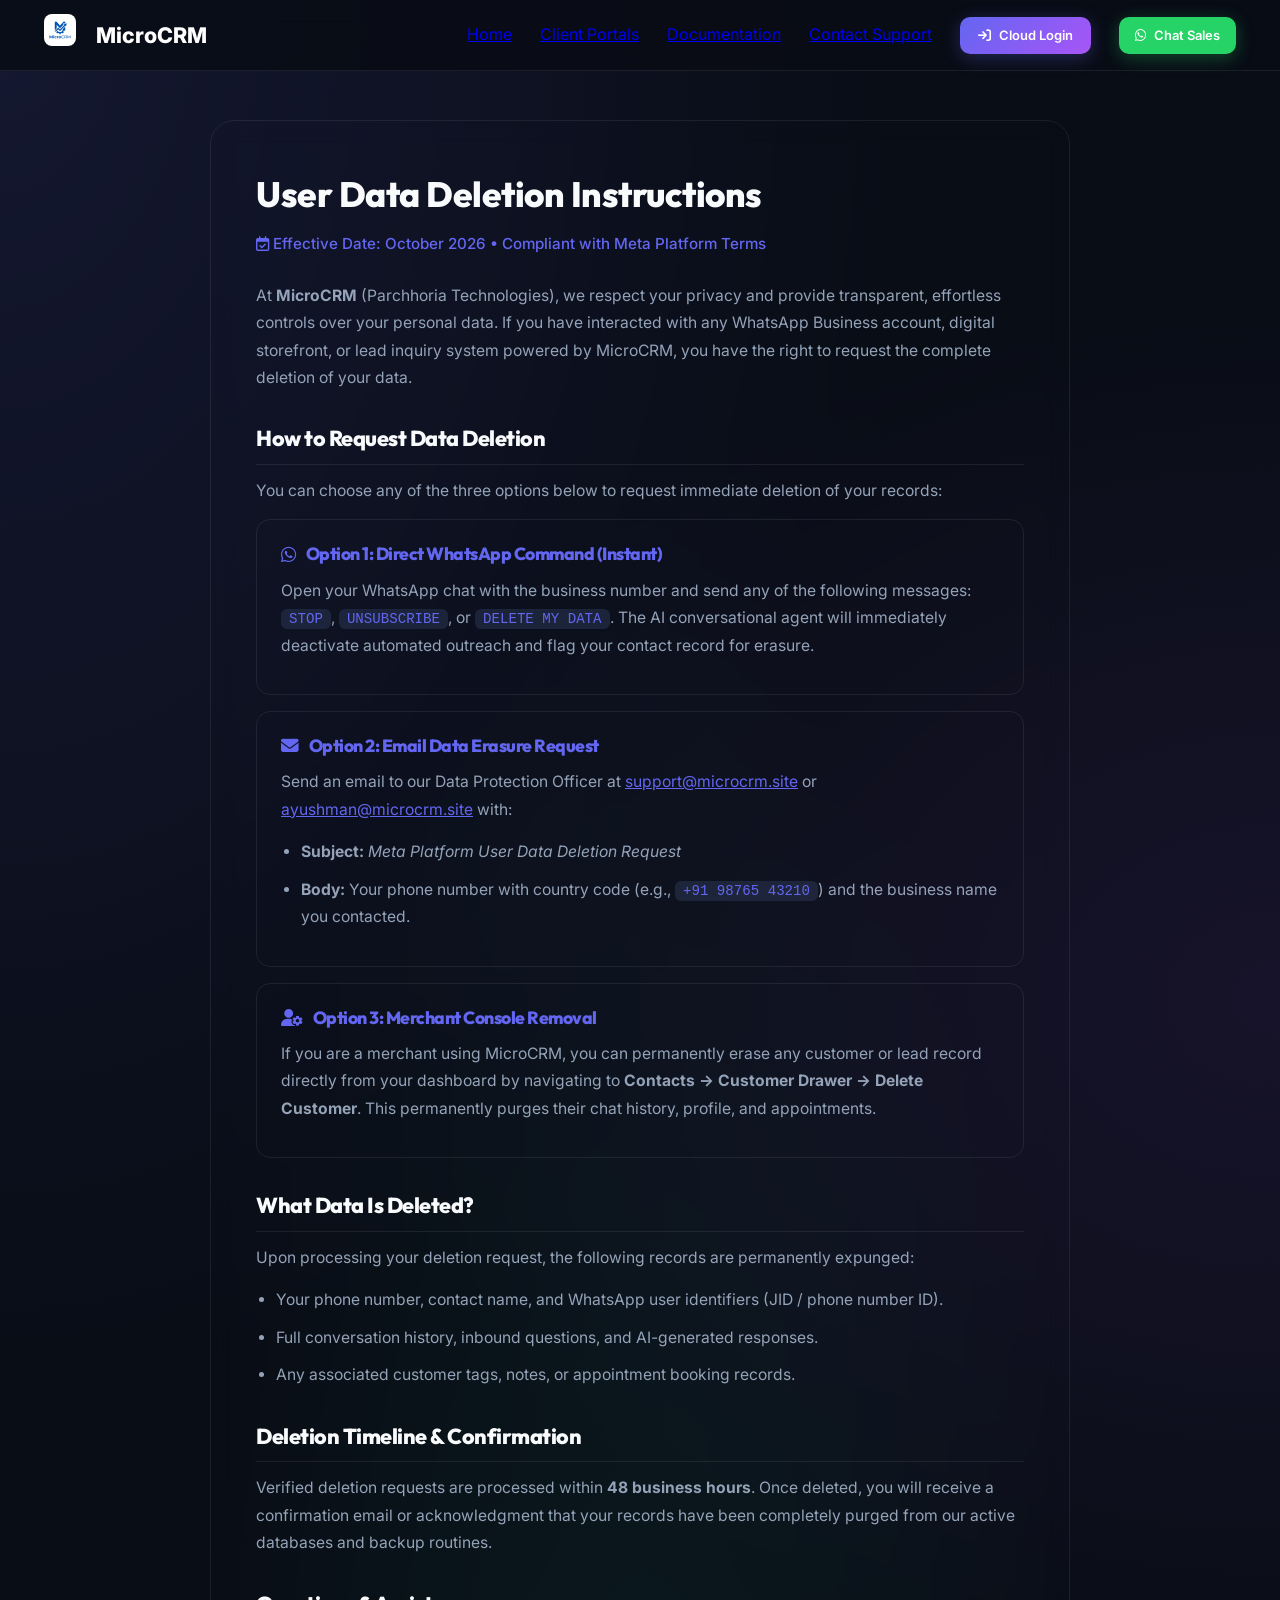
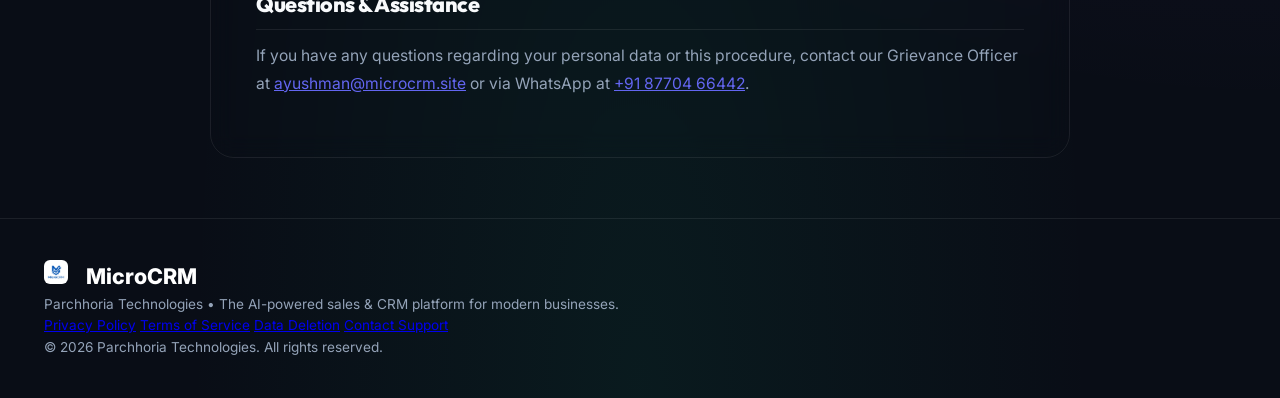
<file: data-deletion.html>
<!DOCTYPE html>
<html lang="en">
<head>
    <meta charset="UTF-8">
    <meta name="viewport" content="width=device-width, initial-scale=1.0">
    <title>User Data Deletion Instructions - MicroCRM</title>
    <meta name="description" content="MicroCRM User Data Deletion Instructions - How to request deletion of your WhatsApp messaging data and personal information.">
    <link rel="preconnect" href="https://fonts.googleapis.com">
    <link rel="preconnect" href="https://fonts.gstatic.com" crossorigin>
    <link href="https://fonts.googleapis.com/css2?family=Inter:wght@300;400;500;600;700;800&family=Outfit:wght@400;600;700;800;900&display=swap" rel="stylesheet">
    <link rel="stylesheet" href="style.css">
    <link rel="stylesheet" href="https://cdnjs.cloudflare.com/ajax/libs/font-awesome/6.4.0/css/all.min.css">
    <style>
        .page-container {
            max-width: 900px;
            margin: 120px auto 60px;
            padding: 0 20px;
        }
        .policy-card {
            background: var(--glass-bg);
            border: 1px solid var(--border);
            border-radius: 24px;
            padding: 45px;
            backdrop-filter: blur(12px);
        }
        .policy-card h1 {
            font-family: 'Outfit', sans-serif;
            font-size: 2.2rem;
            margin-bottom: 10px;
            color: var(--text-main);
        }
        .update-date {
            color: var(--primary);
            font-size: 0.95rem;
            margin-bottom: 25px;
            display: block;
            font-weight: 500;
        }
        .policy-card h2 {
            font-family: 'Outfit', sans-serif;
            font-size: 1.35rem;
            margin-top: 30px;
            margin-bottom: 12px;
            color: var(--text-main);
            border-bottom: 1px solid var(--border);
            padding-bottom: 8px;
        }
        .policy-card p, .policy-card ul, .policy-card ol {
            color: var(--text-muted);
            line-height: 1.75;
            margin-bottom: 15px;
            font-size: 0.98rem;
        }
        .policy-card ul, .policy-card ol {
            padding-left: 20px;
        }
        .policy-card li {
            margin-bottom: 10px;
        }
        .policy-card code {
            background: rgba(137, 180, 250, 0.12);
            color: var(--primary);
            padding: 2px 8px;
            border-radius: 6px;
            font-family: monospace;
            font-size: 0.9em;
        }
        .step-box {
            background: var(--bg-secondary);
            border: 1px solid var(--border);
            border-radius: 14px;
            padding: 20px 24px;
            margin-bottom: 16px;
        }
        .step-box h3 {
            color: var(--primary);
            font-size: 1.1rem;
            margin-bottom: 8px;
            display: flex;
            align-items: center;
            gap: 10px;
        }
    </style>
</head>
<body>
    <div class="blob blob-1"></div>
    <div class="blob blob-2"></div>

    <nav class="navbar">
        <div class="nav-container">
            <div class="logo">
                <span class="logo-icon"><img src="logo.png" alt="MicroCRM Logo" style="height: 32px; width: 32px; margin-right: 10px; border-radius: 8px;"></span>
                <a href="index.html" style="text-decoration: none; color: inherit;"><span class="logo-text">MicroCRM</span></a>
            </div>
            <div class="nav-links">
                <a href="index.html">Home</a>
                <a href="portal-demo.html">Client Portals</a>
                <a href="docs.html">Documentation</a>
                <a href="contact.html">Contact Support</a>
                <a href="https://app.microcrm.site/login" class="btn btn-primary" style="padding: 8px 18px; font-size: 13px;"><i class="fa-solid fa-arrow-right-to-bracket"></i> Cloud Login</a>
                <a href="https://wa.me/918770466442" target="_blank" class="btn btn-wa" style="padding: 8px 16px; font-size: 13px;"><i class="fa-brands fa-whatsapp"></i> Chat Sales</a>
            </div>
        </div>
    </nav>

    <div class="page-container">
        <div class="policy-card">
            <h1>User Data Deletion Instructions</h1>
            <span class="update-date"><i class="fa-regular fa-calendar-check"></i> Effective Date: October 2026 &bull; Compliant with Meta Platform Terms</span>

            <p>At <strong>MicroCRM</strong> (Parchhoria Technologies), we respect your privacy and provide transparent, effortless controls over your personal data. If you have interacted with any WhatsApp Business account, digital storefront, or lead inquiry system powered by MicroCRM, you have the right to request the complete deletion of your data.</p>

            <h2>How to Request Data Deletion</h2>
            <p>You can choose any of the three options below to request immediate deletion of your records:</p>

            <div class="step-box">
                <h3><i class="fa-brands fa-whatsapp"></i> Option 1: Direct WhatsApp Command (Instant)</h3>
                <p>Open your WhatsApp chat with the business number and send any of the following messages: <code>STOP</code>, <code>UNSUBSCRIBE</code>, or <code>DELETE MY DATA</code>. The AI conversational agent will immediately deactivate automated outreach and flag your contact record for erasure.</p>
            </div>

            <div class="step-box">
                <h3><i class="fa-solid fa-envelope"></i> Option 2: Email Data Erasure Request</h3>
                <p>Send an email to our Data Protection Officer at <a href="mailto:support@microcrm.site" style="color: var(--primary);">support@microcrm.site</a> or <a href="mailto:ayushman@microcrm.site" style="color: var(--primary);">ayushman@microcrm.site</a> with:</p>
                <ul>
                    <li><strong>Subject:</strong> <em>Meta Platform User Data Deletion Request</em></li>
                    <li><strong>Body:</strong> Your phone number with country code (e.g., <code>+91 98765 43210</code>) and the business name you contacted.</li>
                </ul>
            </div>

            <div class="step-box">
                <h3><i class="fa-solid fa-user-gear"></i> Option 3: Merchant Console Removal</h3>
                <p>If you are a merchant using MicroCRM, you can permanently erase any customer or lead record directly from your dashboard by navigating to <strong>Contacts &rarr; Customer Drawer &rarr; Delete Customer</strong>. This permanently purges their chat history, profile, and appointments.</p>
            </div>

            <h2>What Data Is Deleted?</h2>
            <p>Upon processing your deletion request, the following records are permanently expunged:</p>
            <ul>
                <li>Your phone number, contact name, and WhatsApp user identifiers (JID / phone number ID).</li>
                <li>Full conversation history, inbound questions, and AI-generated responses.</li>
                <li>Any associated customer tags, notes, or appointment booking records.</li>
            </ul>

            <h2>Deletion Timeline & Confirmation</h2>
            <p>Verified deletion requests are processed within <strong>48 business hours</strong>. Once deleted, you will receive a confirmation email or acknowledgment that your records have been completely purged from our active databases and backup routines.</p>

            <h2>Questions & Assistance</h2>
            <p>If you have any questions regarding your personal data or this procedure, contact our Grievance Officer at <a href="mailto:ayushman@microcrm.site" style="color: var(--primary);">ayushman@microcrm.site</a> or via WhatsApp at <a href="https://wa.me/918770466442" target="_blank" style="color: var(--primary);">+91 87704 66442</a>.</p>
        </div>
    </div>

    <footer class="footer">
        <div class="container">
            <div class="footer-content">
                <div class="footer-brand">
                    <div class="logo">
                        <span class="logo-icon"><img src="logo.png" alt="MicroCRM Logo" style="height: 24px; width: 24px; margin-right: 8px; border-radius: 6px;"></span>
                        <span class="logo-text">MicroCRM</span>
                    </div>
                    <p>Parchhoria Technologies • The AI-powered sales & CRM platform for modern businesses.</p>
                </div>
                <div class="footer-links">
                    <a href="privacy.html">Privacy Policy</a>
                    <a href="terms.html">Terms of Service</a>
                    <a href="data-deletion.html">Data Deletion</a>
                    <a href="contact.html">Contact Support</a>
                </div>
            </div>
            <div class="copyright">
                &copy; 2026 Parchhoria Technologies. All rights reserved.
            </div>
        </div>
    </footer>

    <script src="script.js"></script>
</body>
</html>
</file>
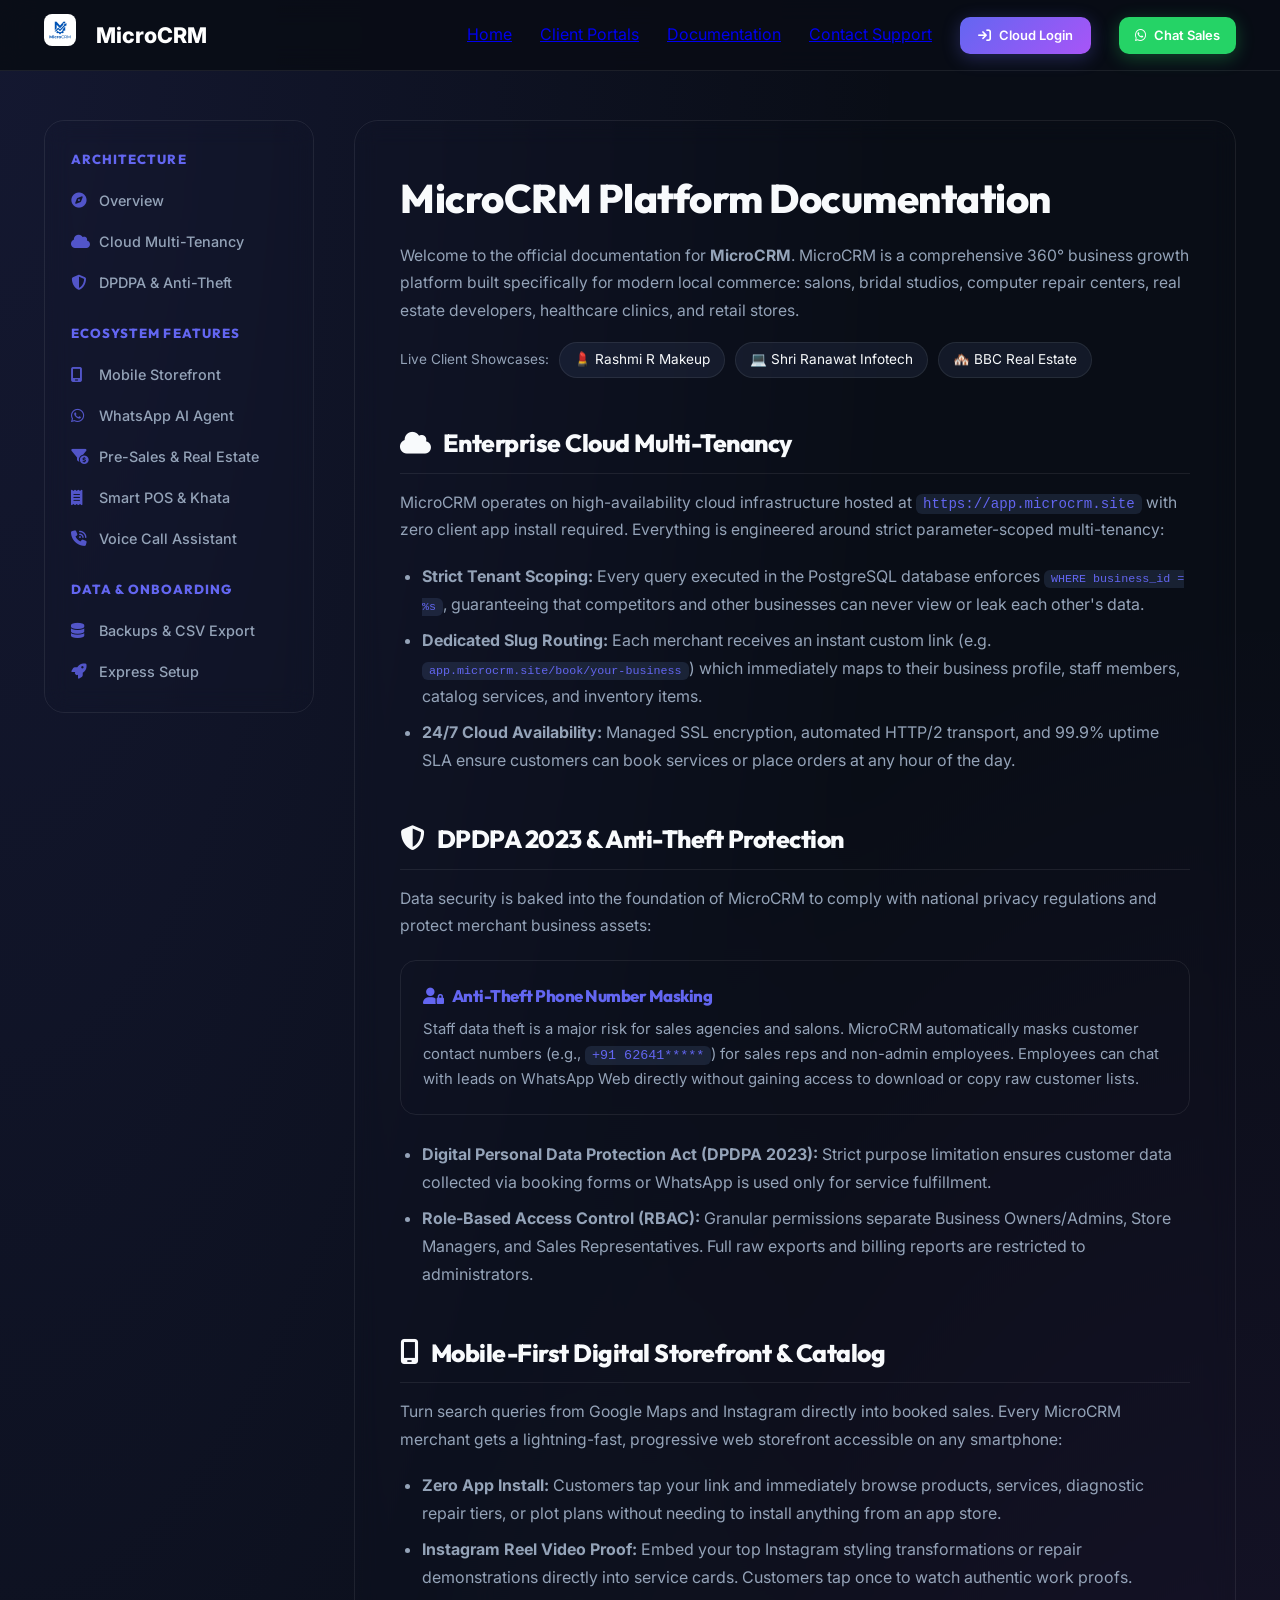
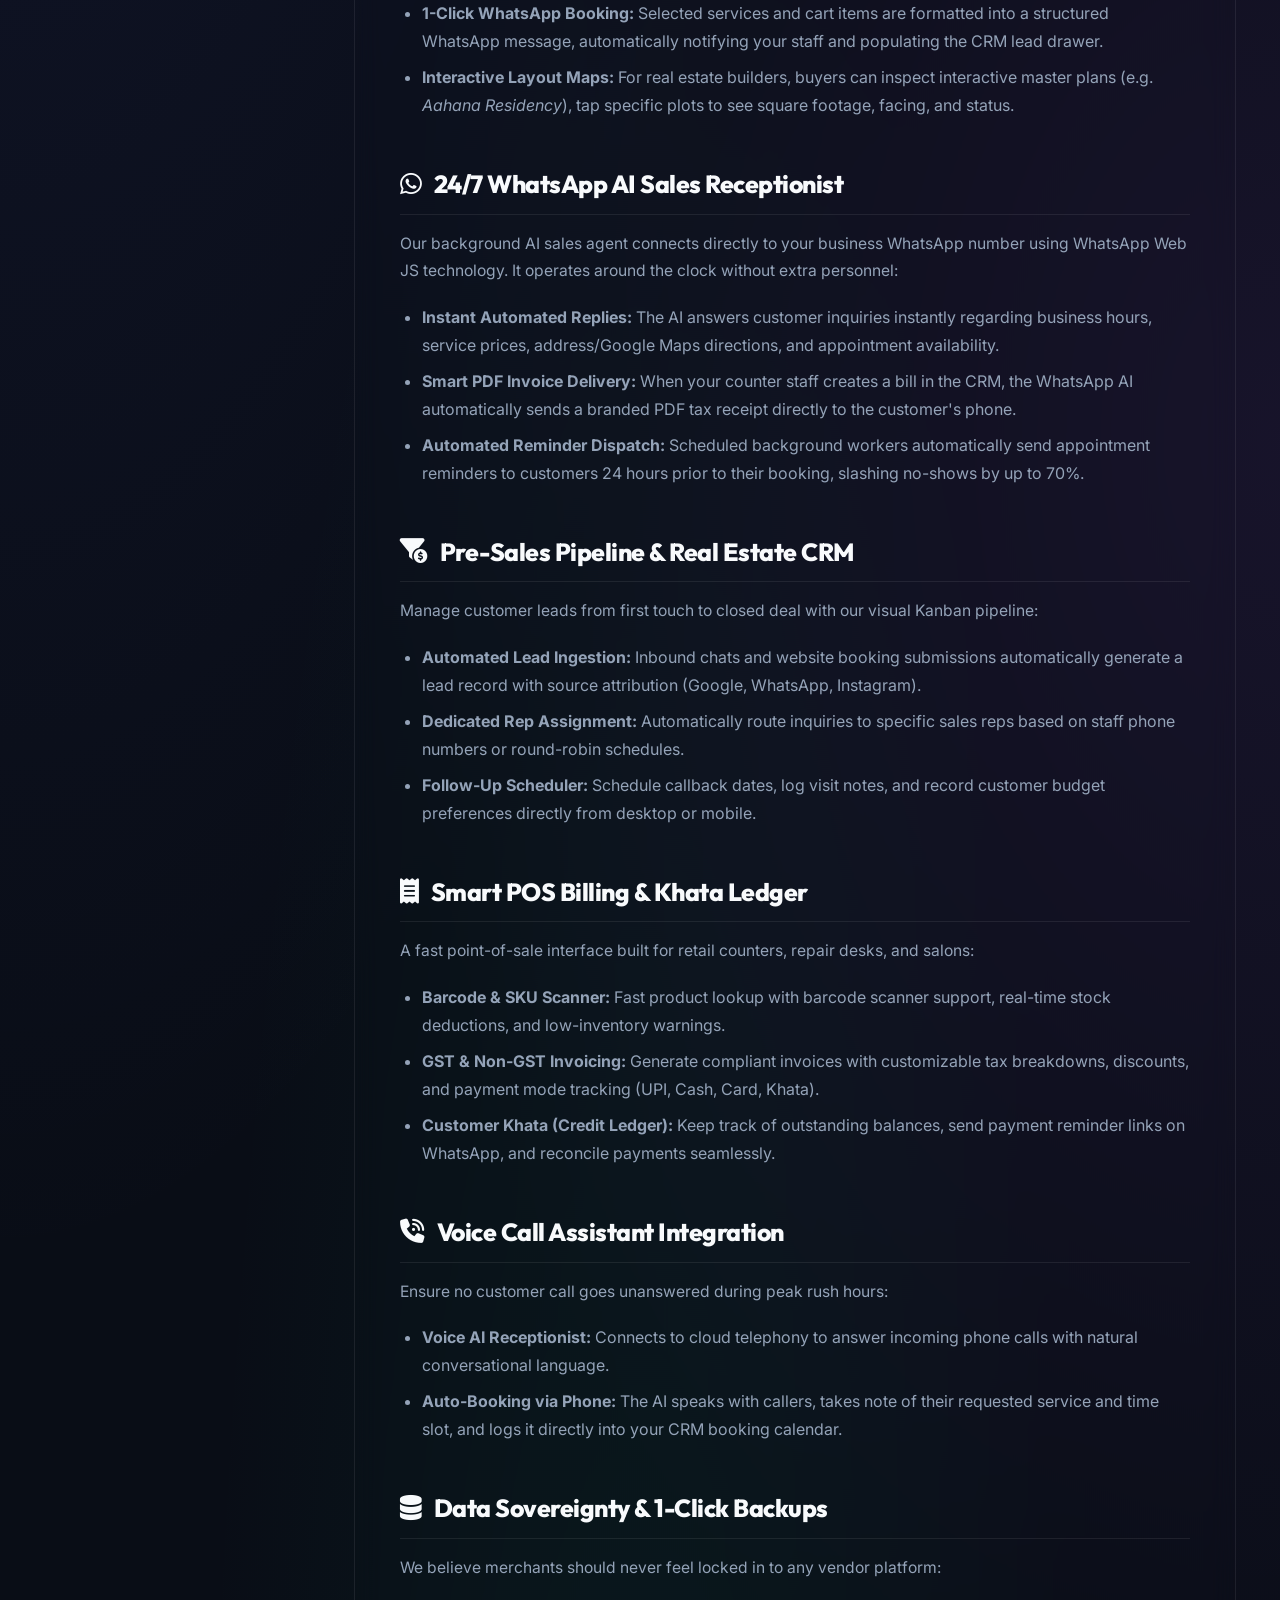
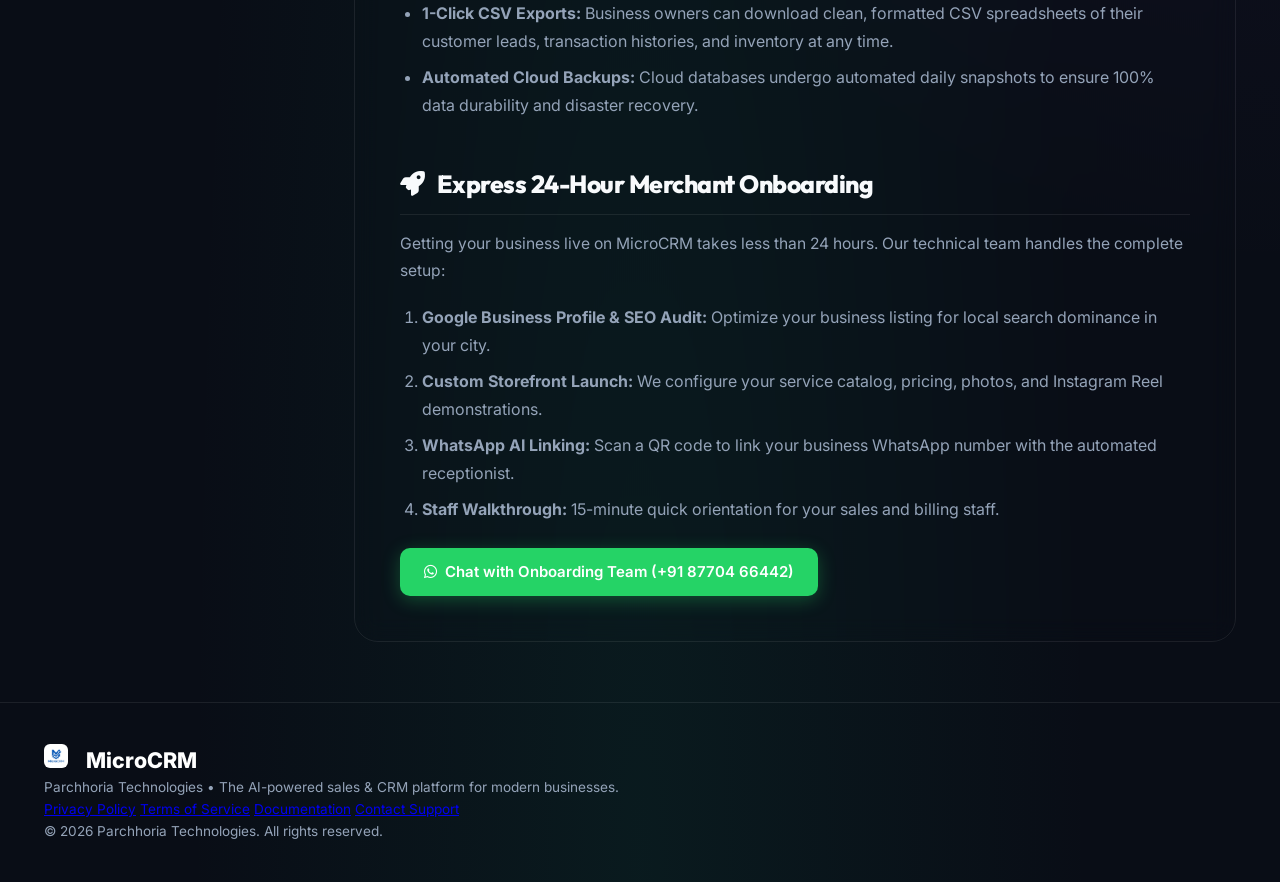
<file: docs.html>
<!DOCTYPE html>
<html lang="en">
<head>
    <meta charset="UTF-8">
    <meta name="viewport" content="width=device-width, initial-scale=1.0">
    <title>MicroCRM - Platform Documentation & Guides</title>
    <meta name="description" content="Official documentation for MicroCRM - Multi-tenant cloud SaaS, WhatsApp AI receptionist, digital storefronts, POS billing, and DPDPA compliance.">
    <link rel="preconnect" href="https://fonts.googleapis.com">
    <link rel="preconnect" href="https://fonts.gstatic.com" crossorigin>
    <link href="https://fonts.googleapis.com/css2?family=Inter:wght@300;400;500;600;700;800&family=Outfit:wght@400;600;700;800;900&display=swap" rel="stylesheet">
    <link rel="stylesheet" href="style.css">
    <link rel="stylesheet" href="https://cdnjs.cloudflare.com/ajax/libs/font-awesome/6.4.0/css/all.min.css">
    <style>
        .docs-container {
            display: flex;
            max-width: 1240px;
            margin: 120px auto 60px;
            padding: 0 24px;
            gap: 40px;
            align-items: flex-start;
        }
        @media(max-width: 900px) {
            .docs-container { flex-direction: column; }
            .docs-sidebar { width: 100% !important; position: static !important; height: auto !important; margin-bottom: 25px; }
        }
        .docs-sidebar {
            width: 270px;
            flex-shrink: 0;
            position: sticky;
            top: 100px;
            max-height: calc(100vh - 120px);
            overflow-y: auto;
            background: var(--glass-bg);
            border: 1px solid var(--border);
            border-radius: 20px;
            padding: 20px 14px;
            backdrop-filter: blur(12px);
        }
        .docs-sidebar h4 {
            font-family: 'Outfit', sans-serif;
            font-size: 0.82rem;
            text-transform: uppercase;
            letter-spacing: 0.08em;
            color: var(--primary);
            padding: 8px 12px 6px;
            margin-top: 12px;
            margin-bottom: 4px;
        }
        .docs-sidebar h4:first-child { margin-top: 0; }
        .docs-sidebar a {
            display: flex;
            align-items: center;
            gap: 10px;
            padding: 9px 12px;
            color: var(--text-muted);
            text-decoration: none;
            border-radius: 10px;
            font-size: 0.9rem;
            font-weight: 500;
            transition: all 0.2s ease;
        }
        .docs-sidebar a i {
            width: 18px;
            font-size: 0.95rem;
            color: var(--primary);
            opacity: 0.8;
        }
        .docs-sidebar a:hover, .docs-sidebar a.active {
            background-color: rgba(137, 180, 250, 0.12);
            color: var(--primary);
        }
        .docs-content {
            flex-grow: 1;
            background: var(--glass-bg);
            border: 1px solid var(--border);
            border-radius: 24px;
            padding: 45px;
            backdrop-filter: blur(12px);
            max-width: 890px;
        }
        .docs-content h1 {
            font-family: 'Outfit', sans-serif;
            font-size: 2.5rem;
            margin-bottom: 12px;
            color: var(--text-main);
        }
        .docs-content h2 {
            font-family: 'Outfit', sans-serif;
            font-size: 1.55rem;
            margin-top: 45px;
            margin-bottom: 15px;
            color: var(--text-main);
            border-bottom: 1px solid var(--border);
            padding-bottom: 10px;
            display: flex;
            align-items: center;
            gap: 12px;
        }
        .docs-content h3 {
            font-family: 'Outfit', sans-serif;
            font-size: 1.2rem;
            margin-top: 25px;
            margin-bottom: 10px;
            color: var(--text-main);
        }
        .docs-content p {
            color: var(--text-muted);
            line-height: 1.75;
            margin-bottom: 18px;
            font-size: 0.98rem;
        }
        .docs-content ul, .docs-content ol {
            color: var(--text-muted);
            margin-bottom: 22px;
            padding-left: 22px;
            line-height: 1.75;
        }
        .docs-content li {
            margin-bottom: 8px;
        }
        .docs-content code {
            background: rgba(137, 180, 250, 0.12);
            color: var(--primary);
            padding: 2px 7px;
            border-radius: 6px;
            font-family: monospace;
            font-size: 0.9em;
        }
        .feature-box {
            background: var(--bg-secondary);
            border: 1px solid var(--border);
            border-radius: 16px;
            padding: 22px;
            margin: 20px 0 25px;
        }
        .feature-box h4 {
            color: var(--primary);
            font-size: 1.05rem;
            margin-bottom: 8px;
            display: flex;
            align-items: center;
            gap: 8px;
        }
        .feature-box p {
            margin-bottom: 0;
            font-size: 0.93rem;
            line-height: 1.65;
        }
        .client-pill-row {
            display: flex;
            gap: 10px;
            flex-wrap: wrap;
            margin: 15px 0 20px;
        }
        .client-pill {
            display: inline-flex;
            align-items: center;
            gap: 8px;
            background: rgba(137, 180, 250, 0.08);
            border: 1px solid var(--border);
            padding: 6px 14px;
            border-radius: 20px;
            font-size: 0.85rem;
            color: var(--text-main);
            text-decoration: none;
            transition: all 0.2s;
        }
        .client-pill:hover {
            border-color: var(--primary);
            color: var(--primary);
            transform: translateY(-2px);
        }
    </style>
</head>
<body>
    <div class="blob blob-1"></div>
    <div class="blob blob-2"></div>
    <div class="blob blob-3"></div>
    
    <nav class="navbar">
        <div class="nav-container">
            <div class="logo">
                <span class="logo-icon"><img src="logo.png" alt="MicroCRM Logo" style="height: 32px; width: 32px; margin-right: 10px; border-radius: 8px;"></span>
                <a href="index.html" style="text-decoration: none; color: inherit;"><span class="logo-text">MicroCRM</span></a>
            </div>
            <div class="nav-links">
                <a href="index.html">Home</a>
                <a href="portal-demo.html">Client Portals</a>
                <a href="docs.html" class="active">Documentation</a>
                <a href="contact.html">Contact Support</a>
                <a href="https://app.microcrm.site/login" class="btn btn-primary" style="padding: 8px 18px; font-size: 13px;"><i class="fa-solid fa-arrow-right-to-bracket"></i> Cloud Login</a>
                <a href="https://wa.me/918770466442" target="_blank" class="btn btn-wa" style="padding: 8px 16px; font-size: 13px;"><i class="fa-brands fa-whatsapp"></i> Chat Sales</a>
            </div>
        </div>
    </nav>

    <div class="docs-container">
        <aside class="docs-sidebar">
            <h4>Architecture</h4>
            <a href="#intro"><i class="fa-solid fa-compass"></i> Overview</a>
            <a href="#cloud-architecture"><i class="fa-solid fa-cloud"></i> Cloud Multi-Tenancy</a>
            <a href="#security-dpdpa"><i class="fa-solid fa-shield-halved"></i> DPDPA & Anti-Theft</a>

            <h4>Ecosystem Features</h4>
            <a href="#mobile-storefront"><i class="fa-solid fa-mobile-screen"></i> Mobile Storefront</a>
            <a href="#whatsapp-ai"><i class="fa-brands fa-whatsapp"></i> WhatsApp AI Agent</a>
            <a href="#presales-crm"><i class="fa-solid fa-funnel-dollar"></i> Pre-Sales & Real Estate</a>
            <a href="#pos-billing"><i class="fa-solid fa-receipt"></i> Smart POS & Khata</a>
            <a href="#call-ai"><i class="fa-solid fa-phone-volume"></i> Voice Call Assistant</a>

            <h4>Data & Onboarding</h4>
            <a href="#data-sovereignty"><i class="fa-solid fa-database"></i> Backups & CSV Export</a>
            <a href="#onboarding"><i class="fa-solid fa-rocket"></i> Express Setup</a>
        </aside>
        
        <main class="docs-content">
            <h1 id="intro">MicroCRM Platform Documentation</h1>
            <p>Welcome to the official documentation for <strong>MicroCRM</strong>. MicroCRM is a comprehensive 360° business growth platform built specifically for modern local commerce: salons, bridal studios, computer repair centers, real estate developers, healthcare clinics, and retail stores.</p>

            <div class="client-pill-row">
                <span style="color: var(--text-muted); font-size: 0.85rem; display: flex; align-items: center;">Live Client Showcases:</span>
                <a href="https://app.microcrm.site/book/rashmi-r-makeup" target="_blank" class="client-pill">💄 Rashmi R Makeup</a>
                <a href="https://app.microcrm.site/book/shri-ranawat-infotech" target="_blank" class="client-pill">💻 Shri Ranawat Infotech</a>
                <a href="https://app.microcrm.site/book/bbc" target="_blank" class="client-pill">🏘️ BBC Real Estate</a>
            </div>

            <h2 id="cloud-architecture"><i class="fa-solid fa-cloud"></i> Enterprise Cloud Multi-Tenancy</h2>
            <p>MicroCRM operates on high-availability cloud infrastructure hosted at <code>https://app.microcrm.site</code> with zero client app install required. Everything is engineered around strict parameter-scoped multi-tenancy:</p>
            <ul>
                <li><strong>Strict Tenant Scoping:</strong> Every query executed in the PostgreSQL database enforces <code>WHERE business_id = %s</code>, guaranteeing that competitors and other businesses can never view or leak each other's data.</li>
                <li><strong>Dedicated Slug Routing:</strong> Each merchant receives an instant custom link (e.g. <code>app.microcrm.site/book/your-business</code>) which immediately maps to their business profile, staff members, catalog services, and inventory items.</li>
                <li><strong>24/7 Cloud Availability:</strong> Managed SSL encryption, automated HTTP/2 transport, and 99.9% uptime SLA ensure customers can book services or place orders at any hour of the day.</li>
            </ul>

            <h2 id="security-dpdpa"><i class="fa-solid fa-shield-halved"></i> DPDPA 2023 & Anti-Theft Protection</h2>
            <p>Data security is baked into the foundation of MicroCRM to comply with national privacy regulations and protect merchant business assets:</p>
            <div class="feature-box">
                <h4><i class="fa-solid fa-user-lock"></i> Anti-Theft Phone Number Masking</h4>
                <p>Staff data theft is a major risk for sales agencies and salons. MicroCRM automatically masks customer contact numbers (e.g., <code>+91 62641*****</code>) for sales reps and non-admin employees. Employees can chat with leads on WhatsApp Web directly without gaining access to download or copy raw customer lists.</p>
            </div>
            <ul>
                <li><strong>Digital Personal Data Protection Act (DPDPA 2023):</strong> Strict purpose limitation ensures customer data collected via booking forms or WhatsApp is used only for service fulfillment.</li>
                <li><strong>Role-Based Access Control (RBAC):</strong> Granular permissions separate Business Owners/Admins, Store Managers, and Sales Representatives. Full raw exports and billing reports are restricted to administrators.</li>
            </ul>

            <h2 id="mobile-storefront"><i class="fa-solid fa-mobile-screen"></i> Mobile-First Digital Storefront & Catalog</h2>
            <p>Turn search queries from Google Maps and Instagram directly into booked sales. Every MicroCRM merchant gets a lightning-fast, progressive web storefront accessible on any smartphone:</p>
            <ul>
                <li><strong>Zero App Install:</strong> Customers tap your link and immediately browse products, services, diagnostic repair tiers, or plot plans without needing to install anything from an app store.</li>
                <li><strong>Instagram Reel Video Proof:</strong> Embed your top Instagram styling transformations or repair demonstrations directly into service cards. Customers tap once to watch authentic work proofs.</li>
                <li><strong>1-Click WhatsApp Booking:</strong> Selected services and cart items are formatted into a structured WhatsApp message, automatically notifying your staff and populating the CRM lead drawer.</li>
                <li><strong>Interactive Layout Maps:</strong> For real estate builders, buyers can inspect interactive master plans (e.g. <em>Aahana Residency</em>), tap specific plots to see square footage, facing, and status.</li>
            </ul>

            <h2 id="whatsapp-ai"><i class="fa-brands fa-whatsapp"></i> 24/7 WhatsApp AI Sales Receptionist</h2>
            <p>Our background AI sales agent connects directly to your business WhatsApp number using WhatsApp Web JS technology. It operates around the clock without extra personnel:</p>
            <ul>
                <li><strong>Instant Automated Replies:</strong> The AI answers customer inquiries instantly regarding business hours, service prices, address/Google Maps directions, and appointment availability.</li>
                <li><strong>Smart PDF Invoice Delivery:</strong> When your counter staff creates a bill in the CRM, the WhatsApp AI automatically sends a branded PDF tax receipt directly to the customer's phone.</li>
                <li><strong>Automated Reminder Dispatch:</strong> Scheduled background workers automatically send appointment reminders to customers 24 hours prior to their booking, slashing no-shows by up to 70%.</li>
            </ul>

            <h2 id="presales-crm"><i class="fa-solid fa-funnel-dollar"></i> Pre-Sales Pipeline & Real Estate CRM</h2>
            <p>Manage customer leads from first touch to closed deal with our visual Kanban pipeline:</p>
            <ul>
                <li><strong>Automated Lead Ingestion:</strong> Inbound chats and website booking submissions automatically generate a lead record with source attribution (Google, WhatsApp, Instagram).</li>
                <li><strong>Dedicated Rep Assignment:</strong> Automatically route inquiries to specific sales reps based on staff phone numbers or round-robin schedules.</li>
                <li><strong>Follow-Up Scheduler:</strong> Schedule callback dates, log visit notes, and record customer budget preferences directly from desktop or mobile.</li>
            </ul>

            <h2 id="pos-billing"><i class="fa-solid fa-receipt"></i> Smart POS Billing & Khata Ledger</h2>
            <p>A fast point-of-sale interface built for retail counters, repair desks, and salons:</p>
            <ul>
                <li><strong>Barcode & SKU Scanner:</strong> Fast product lookup with barcode scanner support, real-time stock deductions, and low-inventory warnings.</li>
                <li><strong>GST & Non-GST Invoicing:</strong> Generate compliant invoices with customizable tax breakdowns, discounts, and payment mode tracking (UPI, Cash, Card, Khata).</li>
                <li><strong>Customer Khata (Credit Ledger):</strong> Keep track of outstanding balances, send payment reminder links on WhatsApp, and reconcile payments seamlessly.</li>
            </ul>

            <h2 id="call-ai"><i class="fa-solid fa-phone-volume"></i> Voice Call Assistant Integration</h2>
            <p>Ensure no customer call goes unanswered during peak rush hours:</p>
            <ul>
                <li><strong>Voice AI Receptionist:</strong> Connects to cloud telephony to answer incoming phone calls with natural conversational language.</li>
                <li><strong>Auto-Booking via Phone:</strong> The AI speaks with callers, takes note of their requested service and time slot, and logs it directly into your CRM booking calendar.</li>
            </ul>

            <h2 id="data-sovereignty"><i class="fa-solid fa-database"></i> Data Sovereignty & 1-Click Backups</h2>
            <p>We believe merchants should never feel locked in to any vendor platform:</p>
            <ul>
                <li><strong>1-Click CSV Exports:</strong> Business owners can download clean, formatted CSV spreadsheets of their customer leads, transaction histories, and inventory at any time.</li>
                <li><strong>Automated Cloud Backups:</strong> Cloud databases undergo automated daily snapshots to ensure 100% data durability and disaster recovery.</li>
            </ul>

            <h2 id="onboarding"><i class="fa-solid fa-rocket"></i> Express 24-Hour Merchant Onboarding</h2>
            <p>Getting your business live on MicroCRM takes less than 24 hours. Our technical team handles the complete setup:</p>
            <ol>
                <li><strong>Google Business Profile & SEO Audit:</strong> Optimize your business listing for local search dominance in your city.</li>
                <li><strong>Custom Storefront Launch:</strong> We configure your service catalog, pricing, photos, and Instagram Reel demonstrations.</li>
                <li><strong>WhatsApp AI Linking:</strong> Scan a QR code to link your business WhatsApp number with the automated receptionist.</li>
                <li><strong>Staff Walkthrough:</strong> 15-minute quick orientation for your sales and billing staff.</li>
            </ol>
            <div style="margin-top: 25px;">
                <a href="https://wa.me/918770466442?text=Hi%2C%20I%20would%20like%20to%20onboard%20my%20business%20on%20MicroCRM." target="_blank" class="btn btn-wa" style="padding: 12px 24px; font-size: 15px;">
                    <i class="fa-brands fa-whatsapp"></i> Chat with Onboarding Team (+91 87704 66442)
                </a>
            </div>
        </main>
    </div>

    <footer class="footer">
        <div class="container">
            <div class="footer-content">
                <div class="footer-brand">
                    <div class="logo">
                        <span class="logo-icon"><img src="logo.png" alt="MicroCRM Logo" style="height: 24px; width: 24px; margin-right: 8px; border-radius: 6px;"></span>
                        <span class="logo-text">MicroCRM</span>
                    </div>
                    <p>Parchhoria Technologies • The AI-powered sales & CRM platform for modern businesses.</p>
                </div>
                <div class="footer-links">
                    <a href="privacy.html">Privacy Policy</a>
                    <a href="terms.html">Terms of Service</a>
                    <a href="docs.html">Documentation</a>
                    <a href="contact.html">Contact Support</a>
                </div>
            </div>
            <div class="copyright">
                &copy; 2026 Parchhoria Technologies. All rights reserved.
            </div>
        </div>
    </footer>

    <script src="script.js"></script>
</body>
</html>
</file>
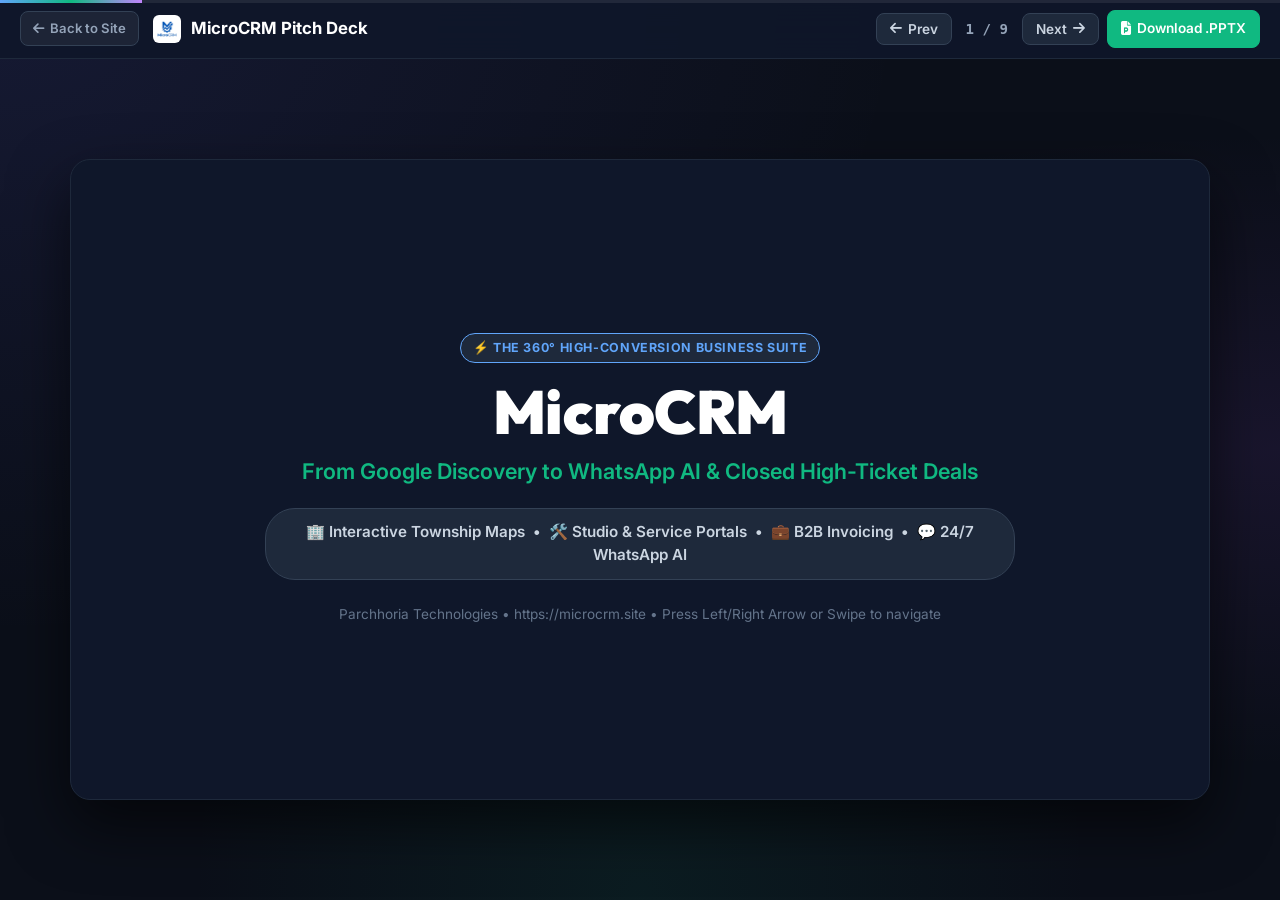
<file: pitch-deck.html>
<!DOCTYPE html>
<html lang="en">
<head>
    <meta charset="UTF-8">
    <meta name="viewport" content="width=device-width, initial-scale=1.0">
    <title>MicroCRM - Executive Pitch Deck</title>
    <meta name="description" content="MicroCRM Executive Presentation Deck - From Google Search to WhatsApp & Automated Bookings.">
    <link rel="preconnect" href="https://fonts.googleapis.com">
    <link rel="preconnect" href="https://fonts.gstatic.com" crossorigin>
    <link href="https://fonts.googleapis.com/css2?family=Inter:wght@300;400;500;600;700;800&family=Outfit:wght@400;600;700;800;900&display=swap" rel="stylesheet">
    <link rel="stylesheet" href="style.css">
    <link rel="stylesheet" href="https://cdnjs.cloudflare.com/ajax/libs/font-awesome/6.4.0/css/all.min.css">
    <style>
        * {
            box-sizing: border-box;
        }
        body {
            background-color: #0b0f19;
            color: #e2e8f0;
            margin: 0;
            padding: 0;
            overflow-x: hidden;
            font-family: 'Inter', sans-serif;
            min-height: 100vh;
            display: flex;
            flex-direction: column;
        }
        .deck-progress-track {
            position: fixed;
            top: 0;
            left: 0;
            width: 100%;
            height: 3px;
            background: rgba(255, 255, 255, 0.08);
            z-index: 101;
        }
        .deck-progress-bar {
            height: 100%;
            background: linear-gradient(90deg, #60a5fa, #10b981, #c084fc);
            width: 11.11%;
            transition: width 0.3s cubic-bezier(0.4, 0, 0.2, 1);
        }
        .deck-topbar {
            background: rgba(15, 23, 42, 0.94);
            backdrop-filter: blur(16px);
            -webkit-backdrop-filter: blur(16px);
            border-bottom: 1px solid #1e293b;
            padding: 10px 20px;
            display: flex;
            align-items: center;
            justify-content: space-between;
            position: sticky;
            top: 0;
            z-index: 100;
            gap: 12px;
        }
        .deck-title-group {
            display: flex;
            align-items: center;
            gap: 14px;
        }
        .btn-back {
            background: rgba(255, 255, 255, 0.06);
            border: 1px solid #334155;
            color: #94a3b8;
            padding: 6px 12px;
            border-radius: 8px;
            font-size: 0.82rem;
            text-decoration: none;
            display: inline-flex;
            align-items: center;
            gap: 6px;
            font-weight: 600;
            transition: all 0.2s;
        }
        .btn-back:hover {
            background: rgba(255, 255, 255, 0.12);
            color: #fff;
            border-color: #60a5fa;
        }
        .deck-title {
            font-family: 'Outfit', sans-serif;
            font-weight: 700;
            font-size: 1.05rem;
            color: #fff;
            display: flex;
            align-items: center;
            gap: 10px;
            text-decoration: none;
        }
        .deck-controls {
            display: flex;
            align-items: center;
            gap: 8px;
        }
        .ctrl-btn {
            background: #1e293b;
            border: 1px solid #334155;
            color: #cbd5e1;
            padding: 7px 13px;
            border-radius: 8px;
            font-size: 0.85rem;
            cursor: pointer;
            font-weight: 600;
            transition: all 0.2s;
            text-decoration: none;
            display: inline-flex;
            align-items: center;
            gap: 6px;
        }
        .ctrl-btn:hover {
            background: #334155;
            color: #fff;
        }
        .slide-counter {
            font-family: monospace;
            font-size: 0.88rem;
            color: #94a3b8;
            padding: 0 6px;
            min-width: 52px;
            text-align: center;
            font-weight: 600;
        }
        .deck-viewport {
            flex: 1;
            display: flex;
            align-items: center;
            justify-content: center;
            padding: 30px 20px;
            touch-action: pan-y;
        }
        .slide-frame {
            width: 100%;
            max-width: 1140px;
            aspect-ratio: 16 / 9;
            background: #0f172a;
            border: 1px solid #1e293b;
            border-radius: 20px;
            box-shadow: 0 25px 60px rgba(0,0,0,0.6);
            padding: 38px 46px;
            box-sizing: border-box;
            display: none;
            flex-direction: column;
            justify-content: space-between;
            animation: fadeIn 0.3s ease;
            position: relative;
        }
        .slide-frame.active {
            display: flex;
        }
        @keyframes fadeIn {
            from { opacity: 0; transform: translateY(8px); }
            to { opacity: 1; transform: translateY(0); }
        }
        .slide-badge {
            display: inline-flex;
            align-items: center;
            gap: 8px;
            background: #1e293b;
            border: 1px solid #60a5fa;
            color: #60a5fa;
            padding: 4px 12px;
            border-radius: 20px;
            font-size: 0.78rem;
            font-weight: 700;
            letter-spacing: 0.05em;
            text-transform: uppercase;
            width: fit-content;
            margin-bottom: 10px;
        }
        .slide-h1 {
            font-family: 'Outfit', sans-serif;
            font-size: 2.1rem;
            font-weight: 800;
            color: #fff;
            margin: 0 0 6px 0;
            line-height: 1.2;
        }
        .slide-sub {
            color: #94a3b8;
            font-size: 0.95rem;
            margin: 0 0 18px 0;
            line-height: 1.45;
        }
        .slide-content-area {
            flex: 1;
            display: flex;
            gap: 18px;
            align-items: stretch;
        }
        .card-4col {
            flex: 1;
            background: #1e293b;
            border: 1px solid #334155;
            border-radius: 14px;
            padding: 18px;
            display: flex;
            flex-direction: column;
        }
        .card-3col {
            flex: 1;
            background: #1e293b;
            border: 1px solid #334155;
            border-radius: 16px;
            padding: 22px;
            display: flex;
            flex-direction: column;
        }
        .slide-footer {
            display: flex;
            align-items: center;
            justify-content: space-between;
            border-top: 1px solid #1e293b;
            padding-top: 14px;
            margin-top: 14px;
            font-size: 0.82rem;
            color: #64748b;
        }
        .cover-hero-title {
            font-family: 'Outfit', sans-serif;
            font-size: clamp(2.3rem, 5.5vw, 3.8rem);
            font-weight: 900;
            color: #fff;
            margin: 0 0 8px 0;
            line-height: 1.1;
        }
        .cover-pill {
            background: #1e293b;
            border: 1px solid #334155;
            padding: 12px 24px;
            border-radius: 30px;
            font-weight: 600;
            color: #cbd5e1;
            font-size: clamp(0.78rem, 2vw, 0.95rem);
            max-width: 750px;
            margin: 0 auto 24px auto;
            line-height: 1.5;
        }

        /* Mobile Bottom Floating Nav Bar */
        .deck-mobile-nav {
            display: none;
            position: fixed;
            bottom: 0;
            left: 0;
            width: 100%;
            background: rgba(15, 23, 42, 0.96);
            backdrop-filter: blur(16px);
            -webkit-backdrop-filter: blur(16px);
            border-top: 1px solid #1e293b;
            padding: 10px 16px;
            z-index: 100;
            justify-content: space-between;
            align-items: center;
            box-shadow: 0 -10px 25px rgba(0,0,0,0.5);
            gap: 10px;
        }
        .m-nav-btn {
            background: #1e293b;
            border: 1px solid #334155;
            color: #fff;
            padding: 9px 16px;
            border-radius: 8px;
            font-size: 0.88rem;
            font-weight: 700;
            cursor: pointer;
            display: inline-flex;
            align-items: center;
            gap: 6px;
            flex: 1;
            justify-content: center;
        }
        .m-nav-btn:active {
            background: #334155;
        }
        .m-dl-btn {
            background: #10b981 !important;
            border-color: #10b981 !important;
            color: #fff !important;
            text-decoration: none;
            flex: 0 0 auto;
            padding: 9px 14px;
        }
        .m-nav-counter {
            font-family: monospace;
            font-size: 0.84rem;
            color: #94a3b8;
            font-weight: 700;
            white-space: nowrap;
            padding: 0 4px;
        }

        /* Responsive Breakpoints */
        @media (max-width: 992px) {
            .deck-viewport {
                padding: 16px 12px 85px 12px;
                align-items: flex-start;
            }
            .slide-frame {
                aspect-ratio: auto;
                min-height: auto;
                padding: 24px 18px;
                border-radius: 16px;
                margin-bottom: 20px;
            }
            .slide-content-area {
                flex-direction: column;
                gap: 14px;
            }
            .slide-h1 {
                font-size: 1.45rem;
                line-height: 1.25;
            }
            .slide-sub {
                font-size: 0.88rem;
                margin-bottom: 14px;
            }
            .card-4col, .card-3col {
                padding: 16px 14px;
                border-radius: 12px;
                width: 100%;
            }
            .industries-deck-grid {
                grid-template-columns: 1fr !important;
            }
            .deck-mobile-nav {
                display: flex;
            }
            .hide-on-mobile {
                display: none !important;
            }
        }

        @media (max-width: 640px) {
            .deck-topbar {
                padding: 8px 12px;
            }
            .deck-title span {
                display: none;
            }
            .hide-xs {
                display: none !important;
            }
            .slide-h1 {
                font-size: 1.3rem;
            }
            .slide-sub {
                font-size: 0.82rem;
            }
        }
    </style>
</head>
<body>

    <div class="deck-progress-track">
        <div class="deck-progress-bar" id="deckProgressBar"></div>
    </div>

    <header class="deck-topbar">
        <div class="deck-title-group">
            <a href="index.html" class="btn-back" title="Return to MicroCRM Homepage">
                <i class="fa-solid fa-arrow-left"></i> <span class="hide-xs">Back to Site</span>
            </a>
            <a href="index.html" class="deck-title">
                <img src="logo.png" alt="MicroCRM" style="height: 28px; width: 28px; border-radius: 6px;">
                <span>MicroCRM Pitch Deck</span>
            </a>
        </div>
        <div class="deck-controls">
            <button class="ctrl-btn hide-on-mobile" onclick="prevSlide()"><i class="fa-solid fa-arrow-left"></i> Prev</button>
            <span class="slide-counter hide-on-mobile" id="slideCount">1 / 9</span>
            <button class="ctrl-btn hide-on-mobile" onclick="nextSlide()">Next <i class="fa-solid fa-arrow-right"></i></button>
            <a href="MicroCRM_Pitch_Deck.pptx" download class="ctrl-btn" style="background: #10b981; color: #fff; border-color: #10b981;">
                <i class="fa-solid fa-file-powerpoint"></i> <span class="hide-xs">Download .PPTX</span>
            </a>
        </div>
    </header>

    <main class="deck-viewport">

        <!-- SLIDE 1: COVER -->
        <div class="slide-frame active" id="slide-1" style="justify-content: center; align-items: center; text-align: center;">
            <div class="slide-badge" style="border-color: #60a5fa; color: #60a5fa; margin-bottom: 16px;">
                ⚡ THE 360° HIGH-CONVERSION BUSINESS SUITE
            </div>
            <h1 class="cover-hero-title">
                MicroCRM
            </h1>
            <p style="font-size: clamp(1.05rem, 2.5vw, 1.35rem); color: #10b981; font-weight: 600; margin: 0 0 20px 0;">
                From Google Discovery to WhatsApp AI & Closed High-Ticket Deals
            </p>
            <div class="cover-pill">
                🏢 Interactive Township Maps &nbsp;•&nbsp; 🛠️ Studio & Service Portals &nbsp;•&nbsp; 💼 B2B Invoicing &nbsp;•&nbsp; 💬 24/7 WhatsApp AI
            </div>
            <p style="color: #64748b; font-size: 0.85rem; margin: 0;">
                Parchhoria Technologies &bull; https://microcrm.site &bull; Press Left/Right Arrow or Swipe to navigate
            </p>
        </div>

        <!-- SLIDE 2: THE PROBLEM -->
        <div class="slide-frame" id="slide-2">
            <div>
                <div class="slide-badge" style="border-color: #fbbf24; color: #fbbf24;">THE PROBLEM</div>
                <h2 class="slide-h1">Where Are Local Businesses Losing Sales Every Day?</h2>
                <p class="slide-sub">Traditional software, static paper menus, and delayed responses are silently killing conversion rates.</p>
            </div>
            <div class="slide-content-area">
                <div class="card-4col" style="border-top: 3px solid #fbbf24;">
                    <div style="font-size: 1.5rem; color: #fbbf24; margin-bottom: 8px;">⏳</div>
                    <h4 style="color: #fff; margin: 0 0 8px 0; font-size: 1.05rem;">Slow Speed-To-Lead</h4>
                    <p style="color: #94a3b8; font-size: 0.85rem; line-height: 1.5; margin: 0;">70% of online Meta/Google leads go cold because staff takes hours or days to call back. By then, the buyer has booked a competitor.</p>
                </div>
                <div class="card-4col" style="border-top: 3px solid #f472b6;">
                    <div style="font-size: 1.5rem; color: #f472b6; margin-bottom: 8px;">🌙</div>
                    <h4 style="color: #fff; margin: 0 0 8px 0; font-size: 1.05rem;">After-Hours Silence</h4>
                    <p style="color: #94a3b8; font-size: 0.85rem; line-height: 1.5; margin: 0;">Customers browse late at night or on weekends. Without automated AI chat, inquiries vanish into unanswered WhatsApp chats.</p>
                </div>
                <div class="card-4col" style="border-top: 3px solid #60a5fa;">
                    <div style="font-size: 1.5rem; color: #60a5fa; margin-bottom: 8px;">🚫</div>
                    <h4 style="color: #fff; margin: 0 0 8px 0; font-size: 1.05rem;">App Download Friction</h4>
                    <p style="color: #94a3b8; font-size: 0.85rem; line-height: 1.5; margin: 0;">Consumers refuse to install 50MB mobile apps just to view a service menu, check repair status, or book an appointment.</p>
                </div>
                <div class="card-4col" style="border-top: 3px solid #c084fc;">
                    <div style="font-size: 1.5rem; color: #c084fc; margin-bottom: 8px;">🔓</div>
                    <h4 style="color: #fff; margin: 0 0 8px 0; font-size: 1.05rem;">Staff Lead Theft</h4>
                    <p style="color: #94a3b8; font-size: 0.85rem; line-height: 1.5; margin: 0;">Unmasked customer contact lists are easily stolen by departing sales reps, risking your entire private customer database.</p>
                </div>
            </div>
            <div class="slide-footer">
                <span>MicroCRM Executive Deck</span>
                <span>Slide 2 of 9</span>
            </div>
        </div>

        <!-- SLIDE 3: THE ANTI-AGGREGATOR DEFENSE -->
        <div class="slide-frame" id="slide-3">
            <div>
                <div class="slide-badge" style="border-color: #10b981; color: #10b981;">DIRECT GROWTH DEFENSE</div>
                <h2 class="slide-h1">The Anti-Aggregator Mission: 100% Client Ownership</h2>
                <p class="slide-sub">Stop aggregator middlemen from hijacking your buyers and charging 20%–30% toll commissions.</p>
            </div>
            <div class="slide-content-area" style="gap: 20px;">
                <!-- Left: Big Tech Trap -->
                <div style="flex: 1; background: #1e293b; border: 1.5px solid #ef4444; border-radius: 16px; padding: 22px; display: flex; flex-direction: column; justify-content: space-between;">
                    <div>
                        <div style="color: #f87171; font-weight: bold; font-size: 1.05rem; margin-bottom: 12px; display: flex; align-items: center; gap: 8px;">
                            <i class="fa-solid fa-triangle-exclamation"></i> The Aggregator Trap (99acres, Urban Co, JustDial)
                        </div>
                        <ul style="color: #cbd5e1; font-size: 0.84rem; line-height: 1.6; padding-left: 18px; margin: 0;">
                            <li><strong>20% to 30% Toll Commissions:</strong> Heavy cuts on every styling session, plot site visit, or service booking you fulfill.</li>
                            <li><strong>Customer Data Withheld:</strong> Middlemen mask buyer phone numbers so you can never foster repeat direct business.</li>
                            <li><strong>Cross-Promotes Competitors:</strong> Displays rival projects and lower-bidding competitors directly on your listing.</li>
                            <li><strong>Zero Brand Equity:</strong> If you stop paying escalating ad dues, your inbound customer inquiries drop to absolute zero.</li>
                        </ul>
                    </div>
                    <div style="background: rgba(239, 68, 68, 0.1); border-radius: 8px; padding: 8px 12px; color: #f87171; font-size: 0.78rem; font-weight: 600;">
                        ❌ Businesses become disposable, low-margin subcontractors on rented digital land.
                    </div>
                </div>

                <!-- Right: The MicroCRM Local Engine -->
                <div style="flex: 1.1; background: #1e293b; border: 1.5px solid #10b981; border-radius: 16px; padding: 22px; display: flex; flex-direction: column; justify-content: space-between;">
                    <div>
                        <div style="color: #10b981; font-weight: bold; font-size: 1.05rem; margin-bottom: 12px; display: flex; align-items: center; gap: 8px;">
                            <i class="fa-solid fa-shield-halved"></i> The MicroCRM Direct Sovereign Pipeline
                        </div>
                        <ul style="color: #cbd5e1; font-size: 0.84rem; line-height: 1.6; padding-left: 18px; margin: 0;">
                            <li><strong>Google Maps & Meta Search Authority:</strong> Verified search ranking driving direct inbound prospects.</li>
                            <li><strong>Direct 1-Tap Portal Access:</strong> Fast custom portal (<code>/book/{slug}</code>) with zero friction or app downloads.</li>
                            <li><strong>24/7 WhatsApp AI Conversion:</strong> Instant Hinglish chat, automatic PDF brochures, and calendar site-visit booking.</li>
                            <li><strong>0% Commission Forever:</strong> You keep 100% of revenue & permanently own your private customer phone database.</li>
                        </ul>
                    </div>
                    <div style="background: rgba(16, 185, 129, 0.1); border-radius: 8px; padding: 8px 12px; color: #a6e3a1; font-size: 0.78rem; font-weight: 600; display: flex; align-items: center; justify-content: space-between;">
                        <span>✅ 100% Direct Customer Ownership & 0% Commission</span>
                        <a href="https://microcrm.site#anti-middleman" target="_blank" style="color: #60a5fa; text-decoration: underline;">See Live Matrix ↗</a>
                    </div>
                </div>
            </div>
            <div class="slide-footer">
                <span>MicroCRM Executive Deck</span>
                <span>Slide 3 of 9</span>
            </div>
        </div>

        <!-- SLIDE 4: THE 4-IN-1 ENGINE -->
        <div class="slide-frame" id="slide-4">
            <div>
                <div class="slide-badge" style="border-color: #10b981; color: #10b981;">THE SOLUTION</div>
                <h2 class="slide-h1">The 4-in-1 Unified Business Engine</h2>
                <p class="slide-sub">Connecting the entire journey from search discovery to automated WhatsApp engagement & closed deals.</p>
            </div>
            <div class="slide-content-area">
                <div class="card-4col" style="border-top: 3px solid #60a5fa;">
                    <div style="font-size: 1.3rem; margin-bottom: 6px;">🌐</div>
                    <h4 style="color: #60a5fa; margin: 0 0 6px 0; font-size: 0.95rem;">1. Google Maps & Meta Ads</h4>
                    <p style="color: #94a3b8; font-size: 0.8rem; line-height: 1.4; margin-bottom: 10px;">Capture high-intent buyers searching in your city and route leads straight into your private portal.</p>
                    <ul style="color: #cbd5e1; font-size: 0.78rem; padding-left: 15px; margin: 0; line-height: 1.5;">
                        <li>Top local Maps placement</li>
                        <li>Meta Lead Webhook integration</li>
                        <li>Automated 5-star Google review triggers</li>
                    </ul>
                </div>
                <div class="card-4col" style="border-top: 3px solid #10b981;">
                    <div style="font-size: 1.3rem; margin-bottom: 6px;">📱</div>
                    <h4 style="color: #10b981; margin: 0 0 6px 0; font-size: 0.95rem;">2. High-Converting Web Portals</h4>
                    <p style="color: #94a3b8; font-size: 0.8rem; line-height: 1.4; margin-bottom: 10px;">Lightning-fast portals at app.microcrm.site/book/{slug}. Zero app download friction for customers.</p>
                    <ul style="color: #cbd5e1; font-size: 0.78rem; padding-left: 15px; margin: 0; line-height: 1.5;">
                        <li>Interactive Plot Canvas (Available/Sold)</li>
                        <li>Instagram Reel video proof embeds</li>
                        <li>1-Tap WhatsApp inquiry & slot booking</li>
                    </ul>
                </div>
                <div class="card-4col" style="border-top: 3px solid #c084fc;">
                    <div style="font-size: 1.3rem; margin-bottom: 6px;">💬</div>
                    <h4 style="color: #c084fc; margin: 0 0 6px 0; font-size: 0.95rem;">3. 24/7 WhatsApp AI Agent</h4>
                    <p style="color: #94a3b8; font-size: 0.8rem; line-height: 1.4; margin-bottom: 10px;">Engages buyers in natural Hinglish under 15 seconds. Dispatches project brochures and confirms visits.</p>
                    <ul style="color: #cbd5e1; font-size: 0.78rem; padding-left: 15px; margin: 0; line-height: 1.5;">
                        <li>Understands natural Indian phrasing</li>
                        <li>Instant PDF brochure & quotation dispatch</li>
                        <li>70% reduction in appointment no-shows</li>
                    </ul>
                </div>
                <div class="card-4col" style="border-top: 3px solid #38bdf8;">
                    <div style="font-size: 1.3rem; margin-bottom: 6px;">📊</div>
                    <h4 style="color: #38bdf8; margin: 0 0 6px 0; font-size: 0.95rem;">4. Pipeline & GST Invoicing</h4>
                    <p style="color: #94a3b8; font-size: 0.8rem; line-height: 1.4; margin-bottom: 10px;">Visual Kanban CRM pipeline, instant WhatsApp GST invoices, and anti-theft phone masking for reps.</p>
                    <ul style="color: #cbd5e1; font-size: 0.78rem; padding-left: 15px; margin: 0; line-height: 1.5;">
                        <li>Stage tracking: Inquiry → Site Visit → Closed</li>
                        <li>1-Click WhatsApp PDF tax invoices & receipts</li>
                        <li>Anti-theft sales rep contact masking</li>
                    </ul>
                </div>
            </div>
            <div class="slide-footer">
                <span>MicroCRM Executive Deck</span>
                <span>Slide 4 of 9</span>
            </div>
        </div>

        <!-- SLIDE 5: CASE STUDIES -->
        <div class="slide-frame" id="slide-5">
            <div>
                <div class="slide-badge" style="border-color: #60a5fa; color: #60a5fa;">PROVEN IN PRODUCTION</div>
                <h2 class="slide-h1">Real Case Studies from Live Deployments</h2>
                <p class="slide-sub">Tested and proven across active salon, computer repair, and real estate operations.</p>
            </div>
            <div class="slide-content-area">
                <div class="card-3col" style="border-top: 3px solid #f472b6;">
                    <div style="display: flex; align-items: center; justify-content: space-between; margin-bottom: 6px;">
                        <span style="font-size: 1.6rem;">💄</span>
                        <span style="background: rgba(244, 114, 182, 0.15); color: #f472b6; border: 1px solid rgba(244, 114, 182, 0.3); font-size: 0.72rem; font-weight: 700; padding: 3px 8px; border-radius: 12px;">Active Client</span>
                    </div>
                    <h4 style="color: #fff; margin: 0 0 2px 0; font-size: 1.15rem;">Rashmi R Makeup</h4>
                    <div style="color: #f472b6; font-size: 0.8rem; margin-bottom: 8px; font-weight: 600;">Salon, Bridal Studio & Academy</div>
                    
                    <a href="https://app.microcrm.site/book/rashmi-r-makeup" target="_blank" style="display: inline-flex; align-items: center; gap: 6px; font-family: monospace; font-size: 0.76rem; color: #60a5fa; background: rgba(0,0,0,0.3); padding: 5px 10px; border-radius: 6px; text-decoration: none; border: 1px solid rgba(255,255,255,0.06); margin-bottom: 12px;">
                        <i class="fa-solid fa-link" style="font-size: 0.7rem;"></i> app.microcrm.site/book/rashmi-r-makeup
                    </a>

                    <p style="color: #94a3b8; font-size: 0.8rem; line-height: 1.45; margin-bottom: 8px;"><strong>Problem:</strong> Phone calls interrupted bridal styling; frequent last-minute cancellations.</p>
                    <p style="color: #cbd5e1; font-size: 0.8rem; line-height: 1.45; margin-bottom: 16px;"><strong>Solution:</strong> Storefront with embedded Instagram transformation Reels + 24/7 slot booking + automated 24h WhatsApp reminders.</p>
                    
                    <a href="https://app.microcrm.site/book/rashmi-r-makeup" target="_blank" style="margin-top: auto; display: flex; align-items: center; justify-content: center; gap: 8px; background: rgba(244, 114, 182, 0.15); border: 1.5px solid #f472b6; color: #fff; padding: 10px 14px; border-radius: 10px; font-weight: 700; font-size: 0.84rem; text-decoration: none; transition: all 0.2s; box-shadow: 0 4px 15px rgba(244, 114, 182, 0.2);" onmouseover="this.style.background='#f472b6'; this.style.color='#000';" onmouseout="this.style.background='rgba(244, 114, 182, 0.15)'; this.style.color='#fff';">
                        <i class="fa-solid fa-arrow-up-right-from-square"></i> Open Live Salon Portal & Reels →
                    </a>
                </div>

                <div class="card-3col" style="border-top: 3px solid #60a5fa;">
                    <div style="display: flex; align-items: center; justify-content: space-between; margin-bottom: 6px;">
                        <span style="font-size: 1.6rem;">💻</span>
                        <span style="background: rgba(96, 165, 250, 0.15); color: #60a5fa; border: 1px solid rgba(96, 165, 250, 0.3); font-size: 0.72rem; font-weight: 700; padding: 3px 8px; border-radius: 12px;">Active Client</span>
                    </div>
                    <h4 style="color: #fff; margin: 0 0 2px 0; font-size: 1.15rem;">Shri Ranawat Infotech</h4>
                    <div style="color: #60a5fa; font-size: 0.8rem; margin-bottom: 8px; font-weight: 600;">Computer Store & Repair Center</div>
                    
                    <a href="https://app.microcrm.site/book/shri-ranawat-infotech" target="_blank" style="display: inline-flex; align-items: center; gap: 6px; font-family: monospace; font-size: 0.76rem; color: #60a5fa; background: rgba(0,0,0,0.3); padding: 5px 10px; border-radius: 6px; text-decoration: none; border: 1px solid rgba(255,255,255,0.06); margin-bottom: 12px;">
                        <i class="fa-solid fa-link" style="font-size: 0.7rem;"></i> app.microcrm.site/book/shri-ranawat-infotech
                    </a>

                    <p style="color: #94a3b8; font-size: 0.8rem; line-height: 1.45; margin-bottom: 8px;"><strong>Problem:</strong> Endless customer calls asking "Is my laptop fixed?"; lost tracking of spare parts.</p>
                    <p style="color: #cbd5e1; font-size: 0.8rem; line-height: 1.45; margin-bottom: 16px;"><strong>Solution:</strong> Job-card diagnostic tiers + real-time stock deduction + automated WhatsApp "Ready for Pickup" alerts with GST receipt.</p>
                    
                    <a href="https://app.microcrm.site/book/shri-ranawat-infotech" target="_blank" style="margin-top: auto; display: flex; align-items: center; justify-content: center; gap: 8px; background: rgba(96, 165, 250, 0.15); border: 1.5px solid #60a5fa; color: #fff; padding: 10px 14px; border-radius: 10px; font-weight: 700; font-size: 0.84rem; text-decoration: none; transition: all 0.2s; box-shadow: 0 4px 15px rgba(96, 165, 250, 0.2);" onmouseover="this.style.background='#60a5fa'; this.style.color='#000';" onmouseout="this.style.background='rgba(96, 165, 250, 0.15)'; this.style.color='#fff';">
                        <i class="fa-solid fa-arrow-up-right-from-square"></i> Open Live Repair & Store Portal →
                    </a>
                </div>

                <div class="card-3col" style="border-top: 3px solid #10b981;">
                    <div style="display: flex; align-items: center; justify-content: space-between; margin-bottom: 6px;">
                        <span style="font-size: 1.6rem;">🏘️</span>
                        <span style="background: rgba(16, 185, 129, 0.15); color: #10b981; border: 1px solid rgba(16, 185, 129, 0.3); font-size: 0.72rem; font-weight: 700; padding: 3px 8px; border-radius: 12px;">Active Client</span>
                    </div>
                    <h4 style="color: #fff; margin: 0 0 2px 0; font-size: 1.15rem;">BBC Real Estate</h4>
                    <div style="color: #10b981; font-size: 0.8rem; margin-bottom: 8px; font-weight: 600;">Aahana Residency Township</div>
                    
                    <a href="https://app.microcrm.site/book/bbc" target="_blank" style="display: inline-flex; align-items: center; gap: 6px; font-family: monospace; font-size: 0.76rem; color: #60a5fa; background: rgba(0,0,0,0.3); padding: 5px 10px; border-radius: 6px; text-decoration: none; border: 1px solid rgba(255,255,255,0.06); margin-bottom: 12px;">
                        <i class="fa-solid fa-link" style="font-size: 0.7rem;"></i> app.microcrm.site/book/bbc
                    </a>

                    <p style="color: #94a3b8; font-size: 0.8rem; line-height: 1.45; margin-bottom: 8px;"><strong>Problem:</strong> Static PDF maps confused buyers; Meta ad leads took hours to contact and went cold.</p>
                    <p style="color: #cbd5e1; font-size: 0.8rem; line-height: 1.45; margin-bottom: 16px;"><strong>Solution:</strong> Interactive canvas plot maps (Available vs Sold) + WhatsApp AI bot delivering PDF brochures in 2 minutes.</p>
                    
                    <a href="https://app.microcrm.site/book/bbc" target="_blank" style="margin-top: auto; display: flex; align-items: center; justify-content: center; gap: 8px; background: rgba(16, 185, 129, 0.15); border: 1.5px solid #10b981; color: #fff; padding: 10px 14px; border-radius: 10px; font-weight: 700; font-size: 0.84rem; text-decoration: none; transition: all 0.2s; box-shadow: 0 4px 15px rgba(16, 185, 129, 0.2);" onmouseover="this.style.background='#10b981'; this.style.color='#000';" onmouseout="this.style.background='rgba(16, 185, 129, 0.15)'; this.style.color='#fff';">
                        <i class="fa-solid fa-arrow-up-right-from-square"></i> Open Live Interactive Plot Map →
                    </a>
                </div>
            </div>
            <div class="slide-footer">
                <span>MicroCRM Executive Deck</span>
                <span>Slide 5 of 9</span>
            </div>
        </div>

        <!-- SLIDE 6: WHATSAPP AI AGENT -->
        <div class="slide-frame" id="slide-6">
            <div>
                <div class="slide-badge" style="border-color: #10b981; color: #10b981;">AUTOMATION</div>
                <h2 class="slide-h1">24/7 WhatsApp AI Sales Receptionist</h2>
                <p class="slide-sub">Zero per-message fees. Speaks natural Indian phrasing and operates around the clock.</p>
            </div>
            <div class="slide-content-area" style="gap: 25px;">
                <div style="flex: 1.2; background: #1e293b; border: 1px solid #10b981; border-radius: 16px; padding: 25px; display: flex; flex-direction: column; justify-content: space-between;">
                    <h4 style="color: #10b981; margin: 0 0 14px 0; font-size: 1.15rem;">Key Automation Powers:</h4>
                    <ul style="color: #e2e8f0; font-size: 0.88rem; line-height: 1.7; padding-left: 18px; margin: 0;">
                        <li><strong>Understands Indian English:</strong> Parses phrases like <em>"Anjali this side, plot rate kya hai?"</em> naturally.</li>
                        <li><strong>Dispatches PDF Invoices:</strong> Sends branded tax bills to WhatsApp upon checkout.</li>
                        <li><strong>Shares Brochures & Videos:</strong> Instantly sends project brochures and Instagram transformation Reels.</li>
                        <li><strong>Lead Attribution:</strong> Automatically routes chats to specific sales rep dashboards.</li>
                        <li><strong>Direct Connection:</strong> Connects via WhatsApp Web—zero expensive 50p/message API markups.</li>
                    </ul>
                </div>
                <div style="flex: 1; background: #111827; border: 1px solid #374151; border-radius: 16px; padding: 20px; font-family: monospace; font-size: 0.82rem; display: flex; flex-direction: column; justify-content: center; gap: 10px;">
                    <div style="color: #9ca3af; font-weight: bold; border-bottom: 1px solid #374151; padding-bottom: 6px;">Live WhatsApp Simulator</div>
                    <div style="color: #f3f4f6;">[Customer]: Anjali this side. Looking for 1000 sqft plot in Aahana Residency. Price?</div>
                    <div style="color: #10b981;">[MicroCRM AI]: Namaste Anjali ji! 😊 Plots start at ₹3,750/sqft in Puwarda Junarda. Layout map: <a href="https://app.microcrm.site/book/bbc" target="_blank" style="color: #60a5fa; text-decoration: underline; font-weight: bold;">app.microcrm.site/book/bbc ↗</a></div>
                    <div style="color: #f3f4f6;">[Customer]: Can we visit Saturday 4 PM?</div>
                    <div style="color: #10b981;">[MicroCRM AI]: Confirmed! 🎉 Site visit booked for Sat 4:00 PM. Our project manager will welcome you at the gate. Location pin sent!</div>
                </div>
            </div>
            <div class="slide-footer">
                <span>MicroCRM Executive Deck</span>
                <span>Slide 6 of 9</span>
            </div>
        </div>

        <!-- SLIDE 7: SECURITY & DPDPA 2023 -->
        <div class="slide-frame" id="slide-7">
            <div>
                <div class="slide-badge" style="border-color: #c084fc; color: #c084fc;">SECURITY & COMPLIANCE</div>
                <h2 class="slide-h1">Bank-Grade Privacy & Anti-Theft Protection</h2>
                <p class="slide-sub">Built to protect your most valuable business asset: your customer database.</p>
            </div>
            <div class="slide-content-area">
                <div class="card-4col" style="border-top: 3px solid #60a5fa;">
                    <div style="font-size: 1.5rem; margin-bottom: 6px;">🛡️</div>
                    <h4 style="color: #60a5fa; margin: 0 0 6px 0; font-size: 0.95rem;">DPDPA 2023</h4>
                    <p style="color: #cbd5e1; font-size: 0.8rem; line-height: 1.5;">Compliant with India's Digital Personal Data Protection Act. Full consent handling & Grievance Officer redressal.</p>
                </div>
                <div class="card-4col" style="border-top: 3px solid #10b981;">
                    <div style="font-size: 1.5rem; margin-bottom: 6px;">🔐</div>
                    <h4 style="color: #10b981; margin: 0 0 6px 0; font-size: 0.95rem;">100% Data Isolation</h4>
                    <p style="color: #cbd5e1; font-size: 0.8rem; line-height: 1.5;">Every SQL query enforces WHERE business_id = %s. Competitors or other branches can never access your records.</p>
                </div>
                <div class="card-4col" style="border-top: 3px solid #f472b6;">
                    <div style="font-size: 1.5rem; margin-bottom: 6px;">🙈</div>
                    <h4 style="color: #f472b6; margin: 0 0 6px 0; font-size: 0.95rem;">Anti-Theft Masking</h4>
                    <p style="color: #cbd5e1; font-size: 0.8rem; line-height: 1.5;">Sales reps see masked numbers (+91 62641*****). They can message leads via WhatsApp but cannot copy your contact list.</p>
                </div>
                <div class="card-4col" style="border-top: 3px solid #c084fc;">
                    <div style="font-size: 1.5rem; margin-bottom: 6px;">💾</div>
                    <h4 style="color: #c084fc; margin: 0 0 6px 0; font-size: 0.95rem;">Zero Lock-In</h4>
                    <p style="color: #cbd5e1; font-size: 0.8rem; line-height: 1.5;">Your data belongs 100% to you. 1-click CSV exports for customer contacts, leads, and sales invoices at any time.</p>
                </div>
            </div>
            <div class="slide-footer">
                <span>MicroCRM Executive Deck</span>
                <span>Slide 7 of 9</span>
            </div>
        </div>

        <!-- SLIDE 8: 3 CORE VERTICALS -->
        <div class="slide-frame" id="slide-8">
            <div>
                <div class="slide-badge" style="border-color: #10b981; color: #10b981;">CORE STRATEGIC PILLARS</div>
                <h2 class="slide-h1">Engineered Specifically For 3 High-Growth Verticals</h2>
                <p class="slide-sub">Zero retail bloat. Tailored data models, interactive workflows, and specialized AI agents for each niche.</p>
            </div>
            <div class="slide-content-area" style="gap: 16px;">
                <!-- Pillar 1: Real Estate -->
                <div class="card-3col" style="border-top: 3px solid #10b981; background: #131d31;">
                    <div style="display: flex; align-items: center; justify-content: space-between; margin-bottom: 8px;">
                        <span style="font-size: 1.8rem;">🏢</span>
                        <a href="https://app.microcrm.site/book/bbc" target="_blank" style="color: #10b981; font-size: 0.75rem; text-decoration: underline; font-weight: 700; background: rgba(16, 185, 129, 0.1); padding: 3px 8px; border-radius: 6px;">Live Demo ↗</a>
                    </div>
                    <h4 style="color: #fff; margin: 0 0 4px 0; font-size: 1.05rem;">Real Estate & Townships</h4>
                    <div style="color: #10b981; font-size: 0.78rem; font-weight: 600; margin-bottom: 10px;">Township Planners, Builders & Commercial Promoters</div>
                    
                    <ul style="color: #cbd5e1; font-size: 0.78rem; padding-left: 16px; margin: 0 0 12px 0; line-height: 1.55; flex: 1;">
                        <li><strong>Interactive Plot Canvas:</strong> Live Available vs Sold lot maps.</li>
                        <li><strong>Instant WhatsApp Brochures:</strong> PDF layouts sent within 2 minutes of inquiry.</li>
                        <li><strong>Site Visit Dispatch:</strong> Automated gate directions & rep notification.</li>
                        <li><strong>Meta Ad Webhooks:</strong> Zero lead leakage, instant speed-to-lead.</li>
                    </ul>
                    <div style="background: rgba(16, 185, 129, 0.1); border-radius: 8px; padding: 6px 10px; color: #a6e3a1; font-size: 0.74rem; font-weight: 600;">
                        📈 Result: +42% faster plot bookings & zero lost ad leads
                    </div>
                </div>

                <!-- Pillar 2: Service & Studios -->
                <div class="card-3col" style="border-top: 3px solid #f472b6; background: #131d31;">
                    <div style="display: flex; align-items: center; justify-content: space-between; margin-bottom: 8px;">
                        <span style="font-size: 1.8rem;">🛠️</span>
                        <a href="https://app.microcrm.site/book/rashmi-r-makeup" target="_blank" style="color: #f472b6; font-size: 0.75rem; text-decoration: underline; font-weight: 700; background: rgba(244, 114, 182, 0.1); padding: 3px 8px; border-radius: 6px;">Live Demo ↗</a>
                    </div>
                    <h4 style="color: #fff; margin: 0 0 4px 0; font-size: 1.05rem;">Service & Studios</h4>
                    <div style="color: #f472b6; font-size: 0.78rem; font-weight: 600; margin-bottom: 10px;">Salons, Bridal Academies, Repair Labs & Auto Detailing</div>
                    
                    <ul style="color: #cbd5e1; font-size: 0.78rem; padding-left: 16px; margin: 0 0 12px 0; line-height: 1.55; flex: 1;">
                        <li><strong>Zero-App Web Portals:</strong> Browse treatments & diagnostics on mobile.</li>
                        <li><strong>Reel Transformation Proof:</strong> Embedded Instagram video showcases.</li>
                        <li><strong>Smart Slot Reservation:</strong> Prevents stylist & bay double-booking.</li>
                        <li><strong>Status Alerts:</strong> Automated "Ready for Pickup" WhatsApp ping with bill.</li>
                    </ul>
                    <div style="background: rgba(244, 114, 182, 0.1); border-radius: 8px; padding: 6px 10px; color: #f472b6; font-size: 0.74rem; font-weight: 600;">
                        📉 Result: 70% fewer no-shows & zero styling interruptions
                    </div>
                </div>

                <!-- Pillar 3: Consulting & B2B IT Agencies -->
                <div class="card-3col" style="border-top: 3px solid #60a5fa; background: #131d31;">
                    <div style="display: flex; align-items: center; justify-content: space-between; margin-bottom: 8px;">
                        <span style="font-size: 1.8rem;">💼</span>
                        <a href="https://app.microcrm.site/book/shri-ranawat-infotech" target="_blank" style="color: #60a5fa; font-size: 0.75rem; text-decoration: underline; font-weight: 700; background: rgba(96, 165, 250, 0.1); padding: 3px 8px; border-radius: 6px;">Live Demo ↗</a>
                    </div>
                    <h4 style="color: #fff; margin: 0 0 4px 0; font-size: 1.05rem;">Consulting & IT Practices</h4>
                    <div style="color: #60a5fa; font-size: 0.78rem; font-weight: 600; margin-bottom: 10px;">IT Agencies, Tax Consultancies & B2B Service Providers</div>
                    
                    <ul style="color: #cbd5e1; font-size: 0.78rem; padding-left: 16px; margin: 0 0 12px 0; line-height: 1.55; flex: 1;">
                        <li><strong>Kanban Deal Pipelines:</strong> Track leads from inquiry to closed contract.</li>
                        <li><strong>Instant GST Quotations:</strong> Branded PDF proposals dispatched in seconds.</li>
                        <li><strong>Anti-Theft Number Masking:</strong> Keep client phone numbers safe from sales reps.</li>
                        <li><strong>Client Verification:</strong> Professional web showcase that wins customer trust.</li>
                    </ul>
                    <div style="background: rgba(96, 165, 250, 0.1); border-radius: 8px; padding: 6px 10px; color: #93c5fd; font-size: 0.74rem; font-weight: 600;">
                        🔒 Result: 100% data confidentiality & 3x faster proposal sign-off
                    </div>
                </div>
            </div>
            <div class="slide-footer">
                <span>MicroCRM Executive Deck</span>
                <span>Slide 8 of 9</span>
            </div>
        </div>

        <!-- SLIDE 9: 24-HOUR EXPRESS ONBOARDING -->
        <div class="slide-frame" id="slide-9">
            <div>
                <div class="slide-badge" style="border-color: #10b981; color: #10b981;">GET STARTED</div>
                <h2 class="slide-h1">Go Live in Less Than 24 Hours</h2>
                <p class="slide-sub">Our technical team handles complete catalog ingestion, WhatsApp QR linking, and staff orientation.</p>
            </div>
            <div class="slide-content-area" style="gap: 15px;">
                <div class="card-4col" style="border-top: 3px solid #60a5fa;">
                    <div style="font-size: 1.3rem; color: #60a5fa; margin-bottom: 4px;">1️⃣</div>
                    <h4 style="color: #fff; margin: 0 0 6px 0; font-size: 0.95rem;">Audit & Intake</h4>
                    <p style="color: #94a3b8; font-size: 0.8rem; margin: 0; line-height: 1.4;">15-minute consultation to capture your service menu, pricing, Google Maps profile, and staff roles.</p>
                </div>
                <div class="card-4col" style="border-top: 3px solid #10b981;">
                    <div style="font-size: 1.3rem; color: #10b981; margin-bottom: 4px;">2️⃣</div>
                    <h4 style="color: #fff; margin: 0 0 6px 0; font-size: 0.95rem;">Platform Setup</h4>
                    <p style="color: #94a3b8; font-size: 0.8rem; margin: 0; line-height: 1.4;">We deploy your custom portal (/book/{slug}), configure your WhatsApp AI receptionist, and upload catalog photos.</p>
                </div>
                <div class="card-4col" style="border-top: 3px solid #c084fc;">
                    <div style="font-size: 1.3rem; color: #c084fc; margin-bottom: 4px;">3️⃣</div>
                    <h4 style="color: #fff; margin: 0 0 6px 0; font-size: 0.95rem;">WhatsApp QR Link</h4>
                    <p style="color: #94a3b8; font-size: 0.8rem; margin: 0; line-height: 1.4;">Scan a simple WhatsApp Web QR code to connect your business phone with the 24/7 AI response engine.</p>
                </div>
                <div class="card-4col" style="border-top: 3px solid #f472b6;">
                    <div style="font-size: 1.3rem; color: #f472b6; margin-bottom: 4px;">4️⃣</div>
                    <h4 style="color: #fff; margin: 0 0 6px 0; font-size: 0.95rem;">Staff Go-Live</h4>
                    <p style="color: #94a3b8; font-size: 0.8rem; margin: 0; line-height: 1.4;">15-minute staff walkthrough. Start accepting automated bookings, orders, and leads immediately.</p>
                </div>
            </div>
            <div class="onboarding-cta-box" style="background: #111827; border: 1px solid #10b981; border-radius: 14px; padding: 16px 20px; display: flex; align-items: center; justify-content: space-between; margin-top: 14px; gap: 12px; flex-wrap: wrap;">
                <div>
                    <h4 style="color: #fff; margin: 0 0 4px 0; font-size: 1.05rem;">Ready to Automate Your Business?</h4>
                    <p style="color: #94a3b8; font-size: 0.84rem; margin: 0; line-height: 1.45;">Sales Helpline: <strong>+91 87704 66442</strong> &bull; AI Bot Demo: <strong>+91 72229 89666</strong> &bull; support@microcrm.site</p>
                </div>
                <a href="https://wa.me/918770466442?text=Hi%2C%20I%20saw%20the%20MicroCRM%20pitch%20deck%20and%20want%20to%20onboard%20my%20business." target="_blank" class="btn btn-wa" style="padding: 10px 22px; font-size: 0.9rem; text-decoration: none; border-radius: 25px; white-space: nowrap;">
                    <i class="fa-brands fa-whatsapp"></i> Chat Onboarding Team
                </a>
            </div>
            <div class="slide-footer">
                <span>MicroCRM Executive Deck</span>
                <span>Slide 9 of 9</span>
            </div>
        </div>

    </main>

    <!-- Mobile Floating Navigation Bar -->
    <div class="deck-mobile-nav">
        <button class="m-nav-btn" onclick="prevSlide()"><i class="fa-solid fa-chevron-left"></i> Prev</button>
        <div class="m-nav-counter" id="mSlideCount">Slide 1 of 9</div>
        <button class="m-nav-btn" onclick="nextSlide()">Next <i class="fa-solid fa-chevron-right"></i></button>
        <a href="MicroCRM_Pitch_Deck.pptx" download class="m-nav-btn m-dl-btn" title="Download PPTX"><i class="fa-solid fa-file-powerpoint"></i> PPTX</a>
    </div>

    <script>
        let currentSlide = 1;
        const totalSlides = 9;

        function updateSlide() {
            document.querySelectorAll('.slide-frame').forEach((el, index) => {
                if (index + 1 === currentSlide) {
                    el.classList.add('active');
                } else {
                    el.classList.remove('active');
                }
            });

            const counterText = `${currentSlide} / ${totalSlides}`;
            const mCounterText = `Slide ${currentSlide} of ${totalSlides}`;
            const progressPct = ((currentSlide / totalSlides) * 100).toFixed(1) + '%';
            
            const slideCountEl = document.getElementById('slideCount');
            if (slideCountEl) slideCountEl.innerText = counterText;

            const mSlideCountEl = document.getElementById('mSlideCount');
            if (mSlideCountEl) mSlideCountEl.innerText = mCounterText;

            const progressBar = document.getElementById('deckProgressBar');
            if (progressBar) progressBar.style.width = progressPct;

            window.scrollTo({ top: 0, behavior: 'smooth' });
        }

        function nextSlide() {
            if (currentSlide < totalSlides) {
                currentSlide++;
                updateSlide();
            }
        }

        function prevSlide() {
            if (currentSlide > 1) {
                currentSlide--;
                updateSlide();
            }
        }

        document.addEventListener('keydown', (e) => {
            if (e.key === 'ArrowRight' || e.key === 'Space') {
                nextSlide();
            } else if (e.key === 'ArrowLeft') {
                prevSlide();
            }
        });

        // Touch Swipe Navigation for mobile & tablets
        let touchStartX = 0;
        let touchEndX = 0;
        let touchStartY = 0;
        let touchEndY = 0;

        document.addEventListener('touchstart', (e) => {
            touchStartX = e.changedTouches[0].screenX;
            touchStartY = e.changedTouches[0].screenY;
        }, { passive: true });

        document.addEventListener('touchend', (e) => {
            touchEndX = e.changedTouches[0].screenX;
            touchEndY = e.changedTouches[0].screenY;
            const diffX = touchEndX - touchStartX;
            const diffY = touchEndY - touchStartY;
            // Only trigger if horizontal swipe is dominant and above threshold (40px)
            if (Math.abs(diffX) > Math.abs(diffY) && Math.abs(diffX) > 40) {
                if (diffX < 0) {
                    nextSlide(); // Swiped left -> next
                } else {
                    prevSlide(); // Swiped right -> prev
                }
            }
        }, { passive: true });
    </script>
</body>
</html>
</file>
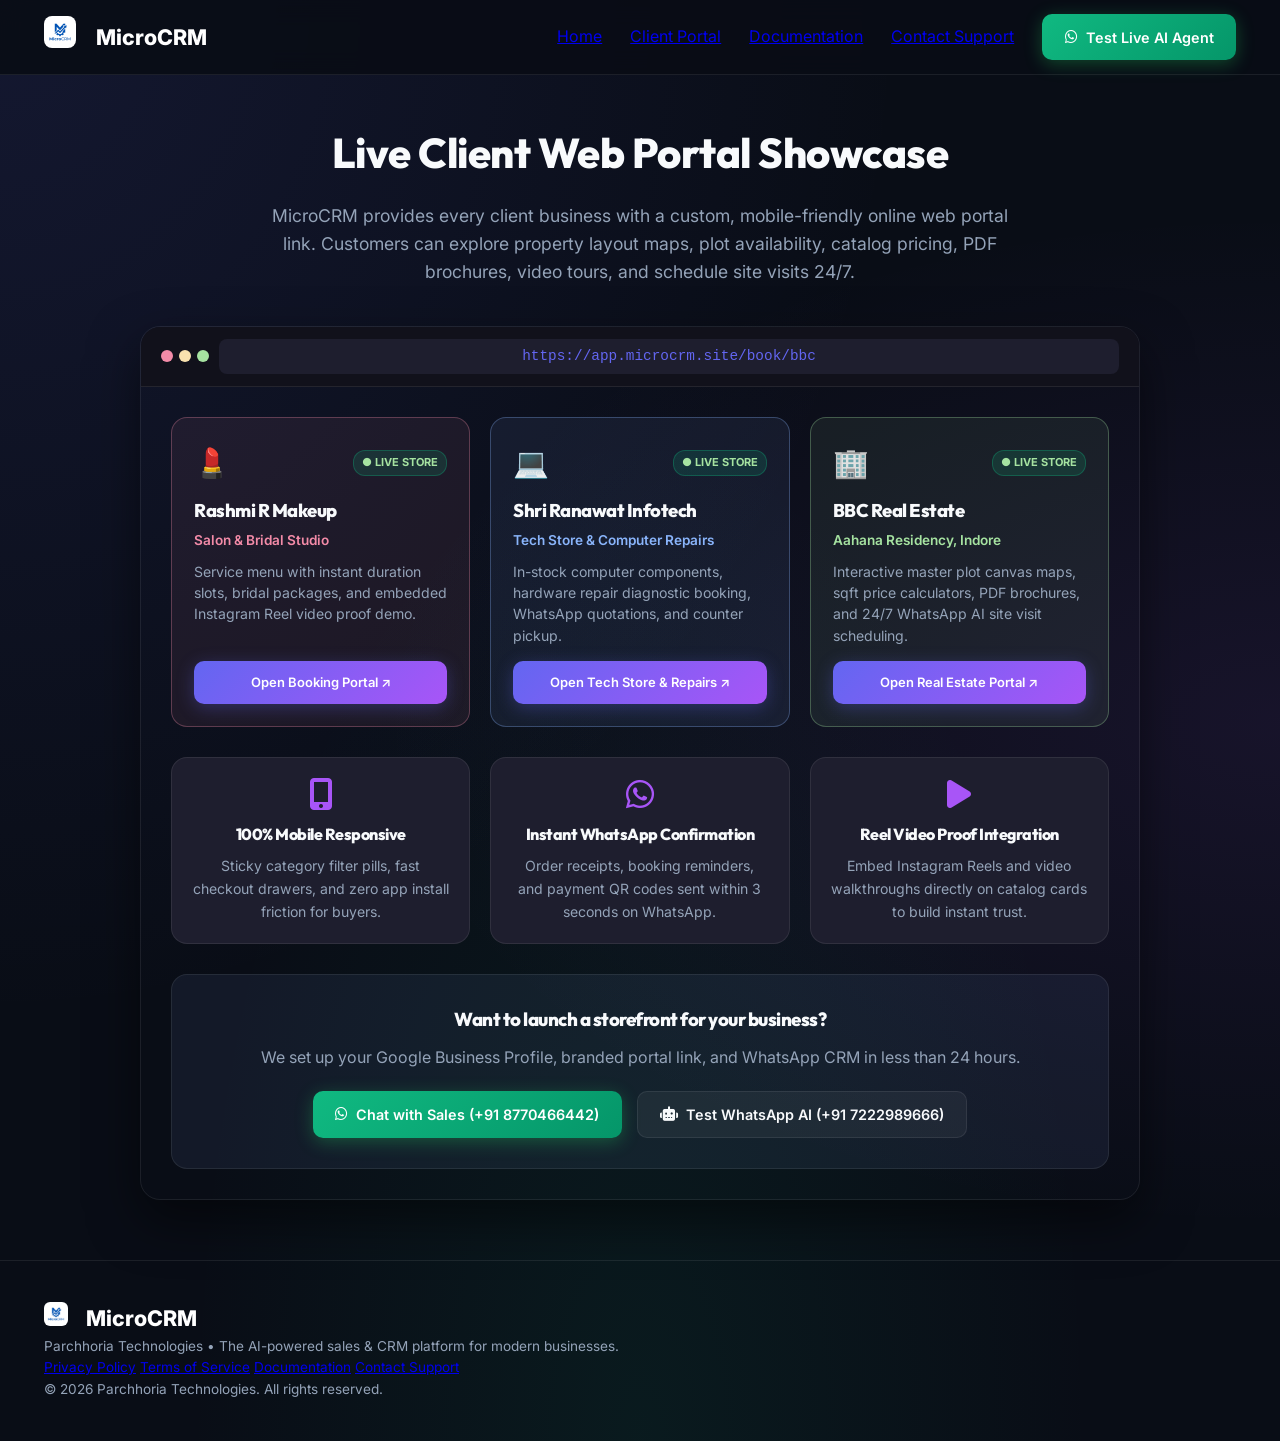
<file: portal-demo.html>
<!DOCTYPE html>
<html lang="en">
<head>
    <meta charset="UTF-8">
    <meta name="viewport" content="width=device-width, initial-scale=1.0">
    <title>Client Web Portal Showcase - MicroCRM</title>
    <meta name="description" content="Explore live client web portals with MicroCRM - Self-service booking, property layout maps, digital store, and automated AI chat.">
    <link rel="preconnect" href="https://fonts.googleapis.com">
    <link rel="preconnect" href="https://fonts.gstatic.com" crossorigin>
    <link href="https://fonts.googleapis.com/css2?family=Inter:wght@300;400;500;600;700;800&family=Outfit:wght@400;600;700;800;900&display=swap" rel="stylesheet">
    <link rel="stylesheet" href="style.css">
    <link rel="stylesheet" href="https://cdnjs.cloudflare.com/ajax/libs/font-awesome/6.4.0/css/all.min.css">
    <style>
        .portal-hero {
            text-align: center;
            margin: 120px auto 40px;
            max-width: 800px;
            padding: 0 20px;
        }
        .portal-hero h1 {
            font-family: 'Outfit', sans-serif;
            font-size: 2.6rem;
            margin-bottom: 15px;
            color: var(--text-main);
        }
        .portal-hero p {
            color: var(--text-muted);
            font-size: 1.1rem;
            line-height: 1.6;
        }
        .demo-window {
            max-width: 1000px;
            margin: 0 auto 60px;
            background: var(--bg-secondary);
            border: 1px solid var(--border);
            border-radius: 20px;
            overflow: hidden;
            box-shadow: 0 20px 50px rgba(0,0,0,0.5);
        }
        .demo-bar {
            background: #11111b;
            padding: 12px 20px;
            display: flex;
            align-items: center;
            gap: 10px;
            border-bottom: 1px solid var(--border);
        }
        .demo-dots { display: flex; gap: 6px; }
        .demo-dot { width: 12px; height: 12px; border-radius: 50%; }
        .red { background: #f38ba8; }
        .yellow { background: #f9e2af; }
        .green { background: #a6e3a1; }
        .demo-url {
            flex-grow: 1;
            background: #1e1e2e;
            padding: 6px 15px;
            border-radius: 8px;
            color: var(--primary);
            font-family: monospace;
            font-size: 0.9rem;
            text-align: center;
        }
        .portal-body {
            padding: 30px;
        }
        .portal-grid {
            display: grid;
            grid-template-columns: 1fr 1fr 1fr;
            gap: 20px;
            margin-bottom: 30px;
        }
        @media(max-width: 768px) {
            .portal-grid { grid-template-columns: 1fr; }
        }
        .portal-card {
            background: #1e1e2e;
            border: 1px solid var(--border);
            border-radius: 16px;
            padding: 20px;
            text-align: center;
        }
        .portal-card i {
            font-size: 2rem;
            color: var(--accent);
            margin-bottom: 12px;
        }
        .portal-card h4 {
            color: var(--text-main);
            margin-bottom: 8px;
        }
        .portal-card p {
            color: var(--text-muted);
            font-size: 0.88rem;
        }
        .btn-wa {
            background: linear-gradient(135deg, #10b981 0%, #059669 100%) !important;
            color: #fff !important;
        }
    </style>
</head>
<body>
    <div class="blob blob-1"></div>
    <div class="blob blob-2"></div>

    <nav class="navbar">
        <div class="nav-container">
            <div class="logo">
                <span class="logo-icon"><img src="logo.png" alt="MicroCRM Logo" style="height: 32px; width: 32px; margin-right: 10px; border-radius: 8px;"></span>
                <a href="index.html" style="text-decoration: none; color: inherit;"><span class="logo-text">MicroCRM</span></a>
            </div>
            <div class="nav-links">
                <a href="index.html">Home</a>
                <a href="portal-demo.html" class="active">Client Portal</a>
                <a href="docs.html">Documentation</a>
                <a href="contact.html">Contact Support</a>
                <a href="https://wa.me/917222989666" target="_blank" class="btn btn-wa"><i class="fa-brands fa-whatsapp"></i> Test Live AI Agent</a>
            </div>
        </div>
    </nav>

    <div class="portal-hero">
        <h1>Live Client Web Portal Showcase</h1>
        <p>MicroCRM provides every client business with a custom, mobile-friendly online web portal link. Customers can explore property layout maps, plot availability, catalog pricing, PDF brochures, video tours, and schedule site visits 24/7.</p>
    </div>

    <div class="container">
        <div class="demo-window">
            <div class="demo-bar">
                <div class="demo-dots">
                    <div class="demo-dot red"></div>
                    <div class="demo-dot yellow"></div>
                    <div class="demo-dot green"></div>
                </div>
                <div class="demo-url">https://app.microcrm.site/book/bbc</div>
            </div>

            <div class="portal-body">
                <!-- 3 Live Client Cards -->
                <div style="display: grid; grid-template-columns: repeat(auto-fit, minmax(280px, 1fr)); gap: 20px; margin-bottom: 30px;">
                    <!-- Client 1 -->
                    <div style="background: rgba(243, 139, 168, 0.08); border: 1px solid rgba(243, 139, 168, 0.3); border-radius: 16px; padding: 22px; display: flex; flex-direction: column; justify-content: space-between;">
                        <div>
                            <div style="display: flex; justify-content: space-between; align-items: center; margin-bottom: 10px;">
                                <span style="font-size: 1.8rem;">💄</span>
                                <span style="background: rgba(16,185,129,0.15); color: #a6e3a1; font-size: 11px; font-weight: 700; padding: 3px 8px; border-radius: 12px; border: 1px solid rgba(16,185,129,0.3);">● LIVE STORE</span>
                            </div>
                            <h3 style="color: var(--text-main); font-size: 1.15rem; margin-bottom: 4px;">Rashmi R Makeup</h3>
                            <div style="color: #f38ba8; font-size: 0.85rem; font-weight: 600; margin-bottom: 10px;">Salon & Bridal Studio</div>
                            <p style="color: var(--text-muted); font-size: 0.88rem; line-height: 1.5; margin-bottom: 15px;">
                                Service menu with instant duration slots, bridal packages, and embedded Instagram Reel video proof demo.
                            </p>
                        </div>
                        <a href="https://app.microcrm.site/book/rashmi-r-makeup" target="_blank" class="btn btn-primary" style="justify-content: center; font-size: 13px;">
                            Open Booking Portal ↗
                        </a>
                    </div>

                    <!-- Client 2 -->
                    <div style="background: rgba(137, 180, 250, 0.08); border: 1px solid rgba(137, 180, 250, 0.3); border-radius: 16px; padding: 22px; display: flex; flex-direction: column; justify-content: space-between;">
                        <div>
                            <div style="display: flex; justify-content: space-between; align-items: center; margin-bottom: 10px;">
                                <span style="font-size: 1.8rem;">💻</span>
                                <span style="background: rgba(16,185,129,0.15); color: #a6e3a1; font-size: 11px; font-weight: 700; padding: 3px 8px; border-radius: 12px; border: 1px solid rgba(16,185,129,0.3);">● LIVE STORE</span>
                            </div>
                            <h3 style="color: var(--text-main); font-size: 1.15rem; margin-bottom: 4px;">Shri Ranawat Infotech</h3>
                            <div style="color: #89b4fa; font-size: 0.85rem; font-weight: 600; margin-bottom: 10px;">Tech Store & Computer Repairs</div>
                            <p style="color: var(--text-muted); font-size: 0.88rem; line-height: 1.5; margin-bottom: 15px;">
                                In-stock computer components, hardware repair diagnostic booking, WhatsApp quotations, and counter pickup.
                            </p>
                        </div>
                        <a href="https://app.microcrm.site/book/shri-ranawat-infotech" target="_blank" class="btn btn-primary" style="justify-content: center; font-size: 13px;">
                            Open Tech Store & Repairs ↗
                        </a>
                    </div>

                    <!-- Client 3 -->
                    <div style="background: rgba(166, 227, 161, 0.08); border: 1px solid rgba(166, 227, 161, 0.3); border-radius: 16px; padding: 22px; display: flex; flex-direction: column; justify-content: space-between;">
                        <div>
                            <div style="display: flex; justify-content: space-between; align-items: center; margin-bottom: 10px;">
                                <span style="font-size: 1.8rem;">🏢</span>
                                <span style="background: rgba(16,185,129,0.15); color: #a6e3a1; font-size: 11px; font-weight: 700; padding: 3px 8px; border-radius: 12px; border: 1px solid rgba(16,185,129,0.3);">● LIVE STORE</span>
                            </div>
                            <h3 style="color: var(--text-main); font-size: 1.15rem; margin-bottom: 4px;">BBC Real Estate</h3>
                            <div style="color: #a6e3a1; font-size: 0.85rem; font-weight: 600; margin-bottom: 10px;">Aahana Residency, Indore</div>
                            <p style="color: var(--text-muted); font-size: 0.88rem; line-height: 1.5; margin-bottom: 15px;">
                                Interactive master plot canvas maps, sqft price calculators, PDF brochures, and 24/7 WhatsApp AI site visit scheduling.
                            </p>
                        </div>
                        <a href="https://app.microcrm.site/book/bbc" target="_blank" class="btn btn-primary" style="justify-content: center; font-size: 13px;">
                            Open Real Estate Portal ↗
                        </a>
                    </div>
                </div>

                <div class="portal-grid">
                    <div class="portal-card">
                        <i class="fa-solid fa-mobile-screen-button"></i>
                        <h4>100% Mobile Responsive</h4>
                        <p>Sticky category filter pills, fast checkout drawers, and zero app install friction for buyers.</p>
                    </div>

                    <div class="portal-card">
                        <i class="fa-brands fa-whatsapp"></i>
                        <h4>Instant WhatsApp Confirmation</h4>
                        <p>Order receipts, booking reminders, and payment QR codes sent within 3 seconds on WhatsApp.</p>
                    </div>

                    <div class="portal-card">
                        <i class="fa-solid fa-play"></i>
                        <h4>Reel Video Proof Integration</h4>
                        <p>Embed Instagram Reels and video walkthroughs directly on catalog cards to build instant trust.</p>
                    </div>
                </div>

                <div style="text-align: center; padding: 30px; background: rgba(137, 180, 250, 0.08); border-radius: 16px; border: 1px solid var(--border); margin-top: 25px;">
                    <h3 style="color: var(--text-main); margin-bottom: 10px;">Want to launch a storefront for your business?</h3>
                    <p style="color: var(--text-muted); margin-bottom: 20px;">We set up your Google Business Profile, branded portal link, and WhatsApp CRM in less than 24 hours.</p>
                    <div style="display: flex; justify-content: center; gap: 15px; flex-wrap: wrap;">
                        <a href="https://wa.me/918770466442?text=Hi%20MicroCRM%20team%2C%20I%20want%20to%20set%20up%20a%20storefront%20portal%20for%20my%20business." target="_blank" class="btn btn-wa btn-large"><i class="fa-brands fa-whatsapp"></i> Chat with Sales (+91 8770466442)</a>
                        <a href="https://wa.me/917222989666?text=Hi" target="_blank" class="btn btn-secondary btn-large"><i class="fa-solid fa-robot"></i> Test WhatsApp AI (+91 7222989666)</a>
                    </div>
                </div>
            </div>
        </div>
    </div>

    <footer class="footer">
        <div class="container">
            <div class="footer-content">
                <div class="footer-brand">
                    <div class="logo">
                        <span class="logo-icon"><img src="logo.png" alt="MicroCRM Logo" style="height: 24px; width: 24px; margin-right: 8px; border-radius: 6px;"></span>
                        <span class="logo-text">MicroCRM</span>
                    </div>
                    <p>Parchhoria Technologies • The AI-powered sales & CRM platform for modern businesses.</p>
                </div>
                <div class="footer-links">
                    <a href="privacy.html">Privacy Policy</a>
                    <a href="terms.html">Terms of Service</a>
                    <a href="docs.html">Documentation</a>
                    <a href="contact.html">Contact Support</a>
                </div>
            </div>
            <div class="copyright">
                &copy; 2026 Parchhoria Technologies. All rights reserved.
            </div>
        </div>
    </footer>

    <script src="script.js"></script>
</body>
</html>
</file>
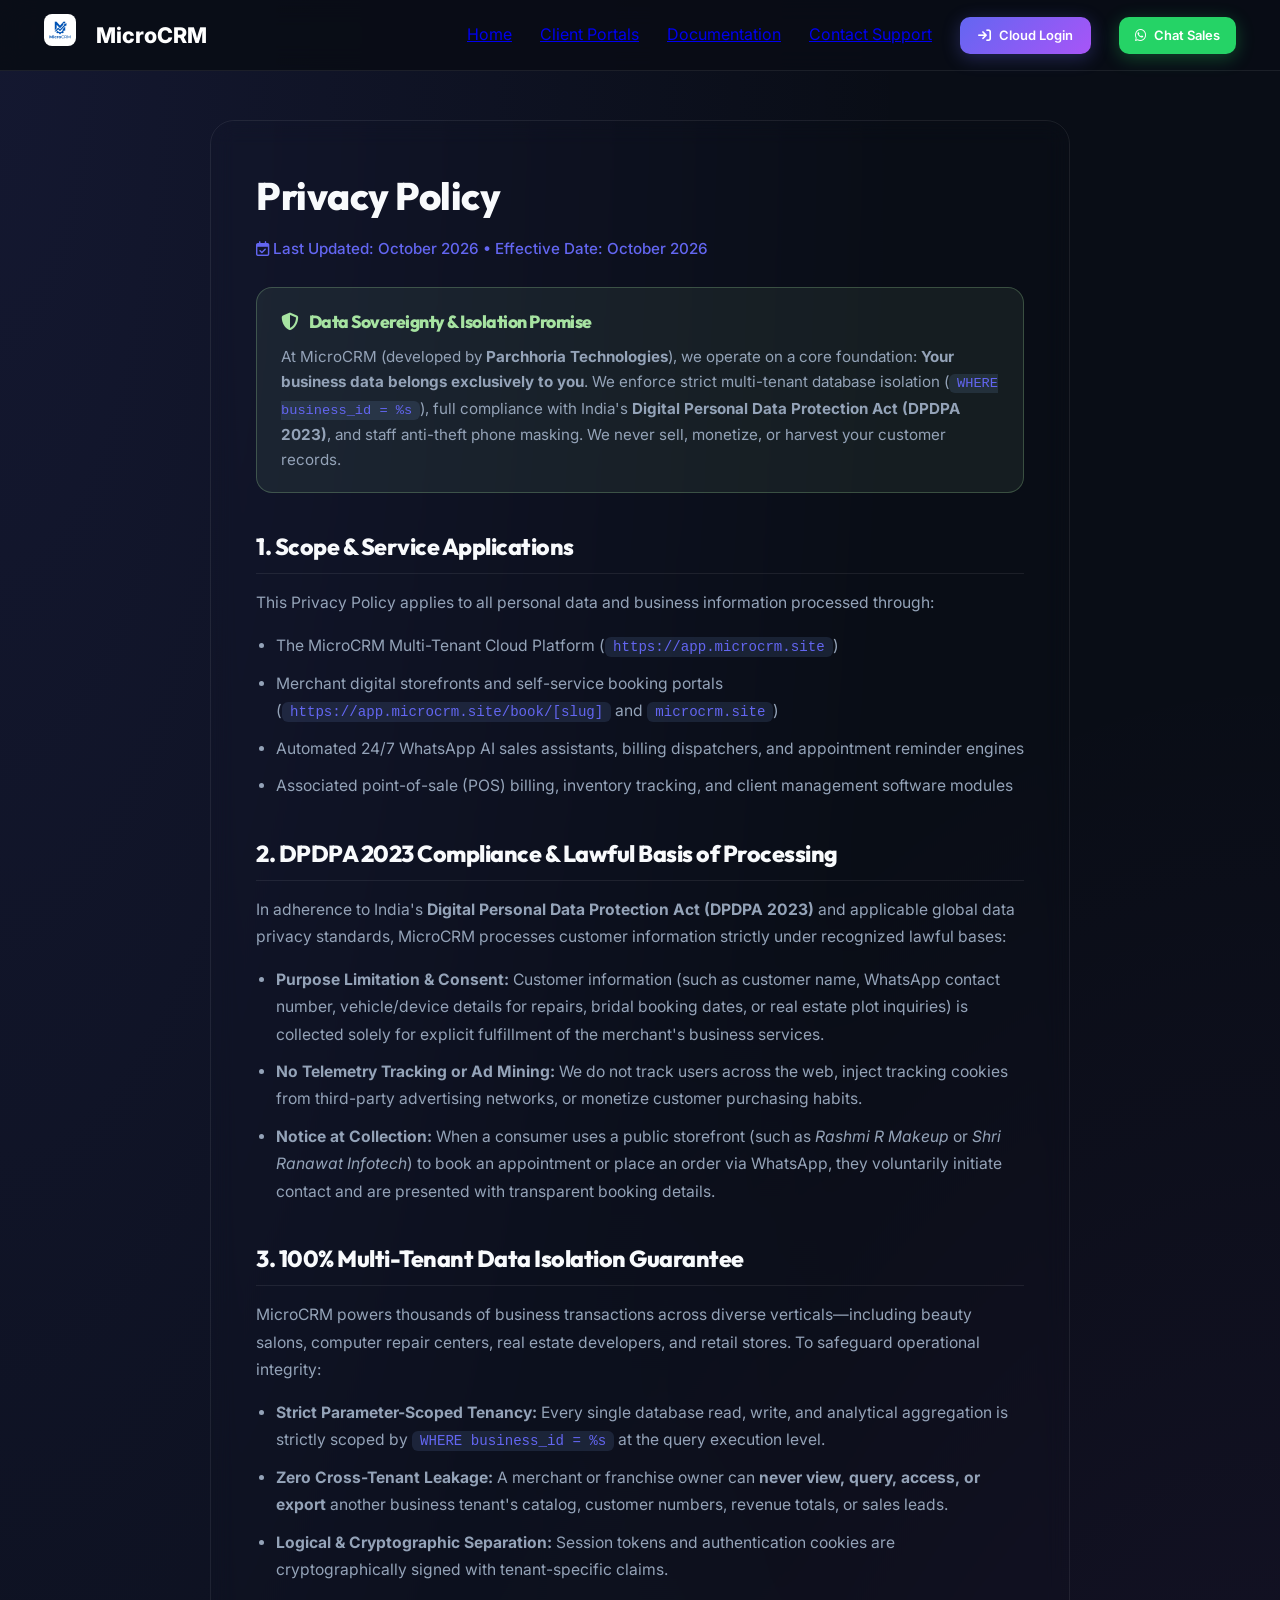
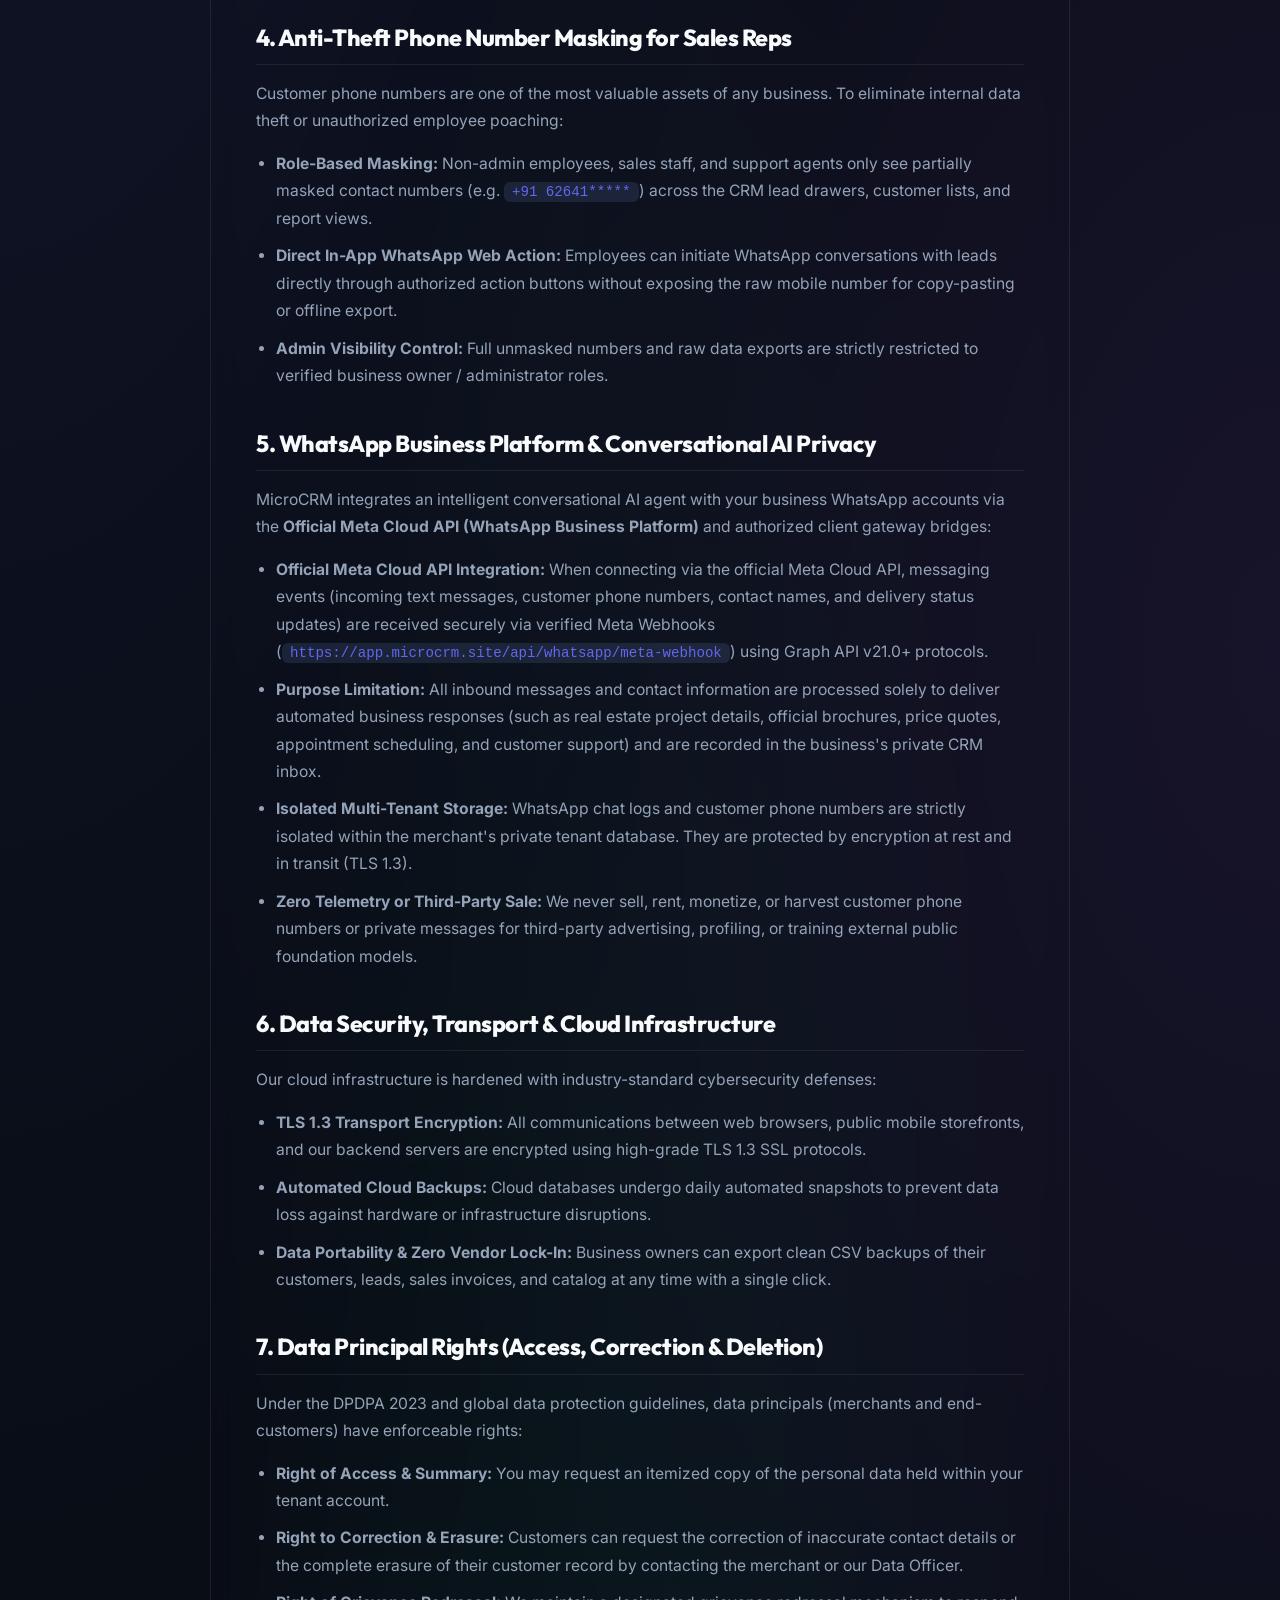
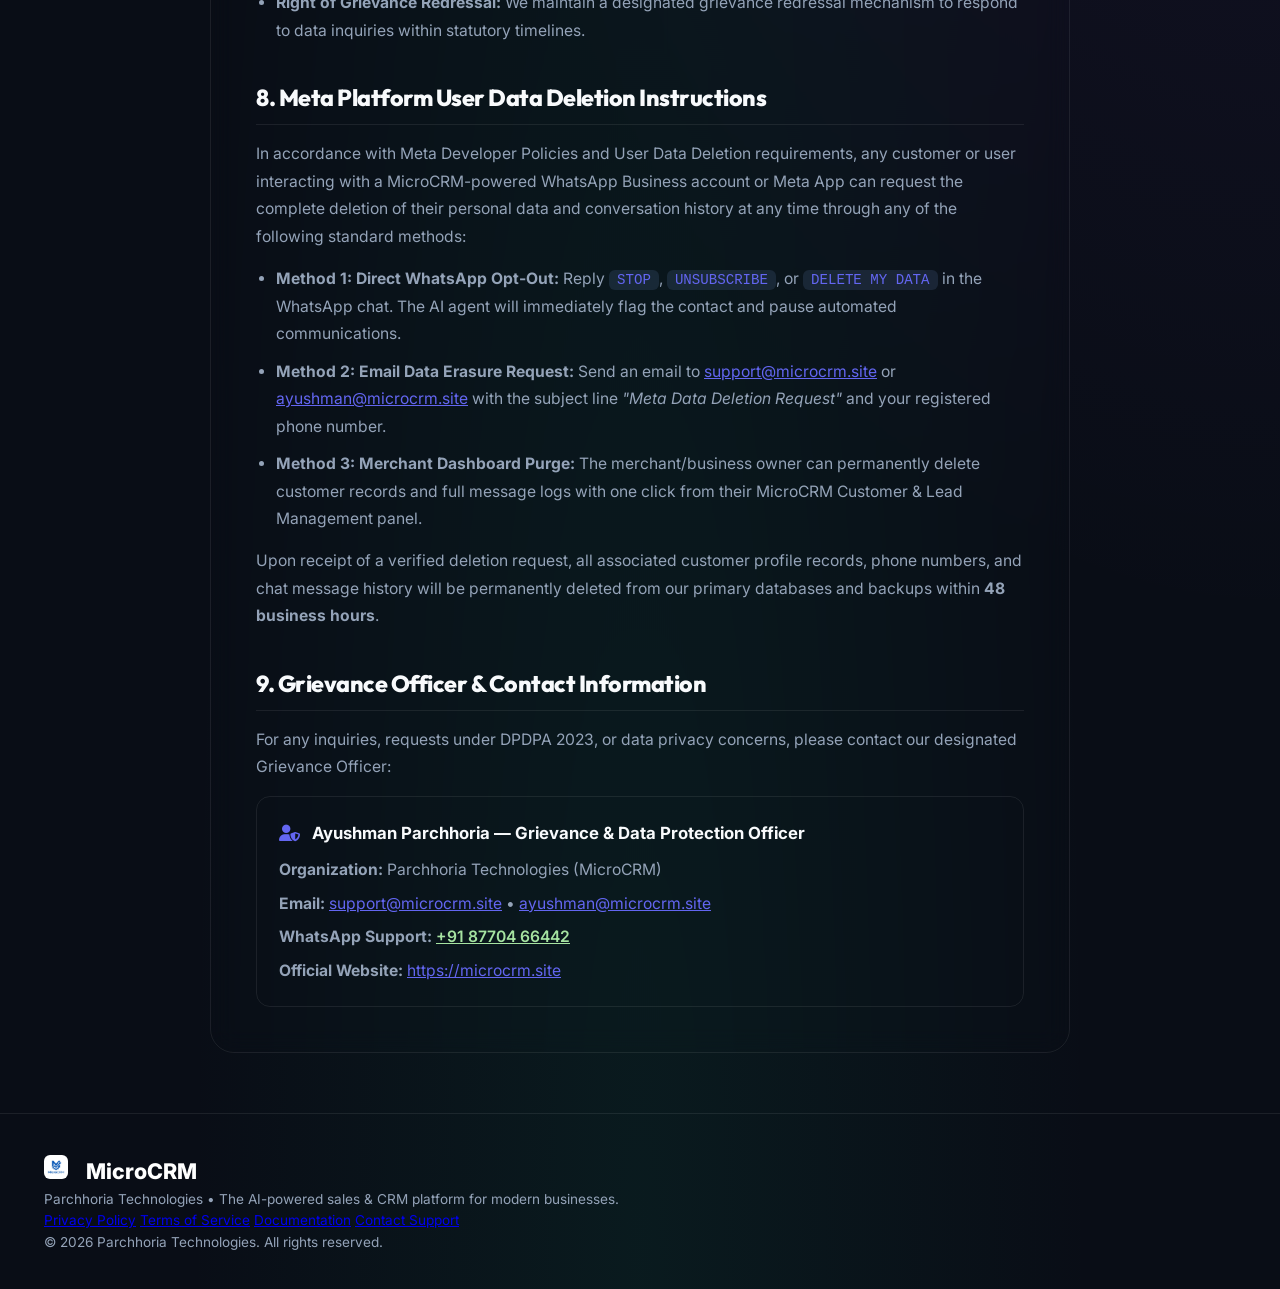
<file: privacy.html>
<!DOCTYPE html>
<html lang="en">
<head>
    <meta charset="UTF-8">
    <meta name="viewport" content="width=device-width, initial-scale=1.0">
    <title>Privacy Policy - MicroCRM</title>
    <meta name="description" content="MicroCRM Privacy Policy - Multi-tenant data isolation, DPDPA 2023 legal compliance, and anti-theft lead protection.">
    <link rel="preconnect" href="https://fonts.googleapis.com">
    <link rel="preconnect" href="https://fonts.gstatic.com" crossorigin>
    <link href="https://fonts.googleapis.com/css2?family=Inter:wght@300;400;500;600;700;800&family=Outfit:wght@400;600;700;800;900&display=swap" rel="stylesheet">
    <link rel="stylesheet" href="style.css">
    <link rel="stylesheet" href="https://cdnjs.cloudflare.com/ajax/libs/font-awesome/6.4.0/css/all.min.css">
    <style>
        .page-container {
            max-width: 900px;
            margin: 120px auto 60px;
            padding: 0 20px;
        }
        .policy-card {
            background: var(--glass-bg);
            border: 1px solid var(--border);
            border-radius: 24px;
            padding: 45px;
            backdrop-filter: blur(12px);
        }
        .policy-card h1 {
            font-family: 'Outfit', sans-serif;
            font-size: 2.4rem;
            margin-bottom: 10px;
            color: var(--text-main);
        }
        .update-date {
            color: var(--primary);
            font-size: 0.95rem;
            margin-bottom: 25px;
            display: block;
            font-weight: 500;
        }
        .policy-card h2 {
            font-family: 'Outfit', sans-serif;
            font-size: 1.45rem;
            margin-top: 35px;
            margin-bottom: 15px;
            color: var(--text-main);
            border-bottom: 1px solid var(--border);
            padding-bottom: 8px;
        }
        .policy-card p, .policy-card ul {
            color: var(--text-muted);
            line-height: 1.75;
            margin-bottom: 15px;
            font-size: 0.98rem;
        }
        .policy-card ul {
            padding-left: 20px;
        }
        .policy-card li {
            margin-bottom: 10px;
        }
        .policy-card code {
            background: rgba(137, 180, 250, 0.12);
            color: var(--primary);
            padding: 2px 8px;
            border-radius: 6px;
            font-family: monospace;
            font-size: 0.9em;
        }
        .policy-highlight {
            background: rgba(166, 227, 161, 0.08);
            border: 1px solid rgba(166, 227, 161, 0.25);
            border-radius: 16px;
            padding: 20px 24px;
            margin: 24px 0 30px;
        }
        .policy-highlight h4 {
            color: #a6e3a1;
            margin-bottom: 8px;
            font-size: 1.1rem;
            display: flex;
            align-items: center;
            gap: 10px;
        }
        .policy-highlight p {
            margin-bottom: 0;
            font-size: 0.95rem;
            color: var(--text-muted);
            line-height: 1.65;
        }
    </style>
</head>
<body>
    <div class="blob blob-1"></div>
    <div class="blob blob-2"></div>

    <nav class="navbar">
        <div class="nav-container">
            <div class="logo">
                <span class="logo-icon"><img src="logo.png" alt="MicroCRM Logo" style="height: 32px; width: 32px; margin-right: 10px; border-radius: 8px;"></span>
                <a href="index.html" style="text-decoration: none; color: inherit;"><span class="logo-text">MicroCRM</span></a>
            </div>
            <div class="nav-links">
                <a href="index.html">Home</a>
                <a href="portal-demo.html">Client Portals</a>
                <a href="docs.html">Documentation</a>
                <a href="contact.html">Contact Support</a>
                <a href="https://app.microcrm.site/login" class="btn btn-primary" style="padding: 8px 18px; font-size: 13px;"><i class="fa-solid fa-arrow-right-to-bracket"></i> Cloud Login</a>
                <a href="https://wa.me/918770466442" target="_blank" class="btn btn-wa" style="padding: 8px 16px; font-size: 13px;"><i class="fa-brands fa-whatsapp"></i> Chat Sales</a>
            </div>
        </div>
    </nav>

    <div class="page-container">
        <div class="policy-card">
            <h1>Privacy Policy</h1>
            <span class="update-date"><i class="fa-regular fa-calendar-check"></i> Last Updated: October 2026 &bull; Effective Date: October 2026</span>

            <div class="policy-highlight">
                <h4><i class="fa-solid fa-shield-halved"></i> Data Sovereignty & Isolation Promise</h4>
                <p>At MicroCRM (developed by <strong>Parchhoria Technologies</strong>), we operate on a core foundation: <strong>Your business data belongs exclusively to you</strong>. We enforce strict multi-tenant database isolation (<code>WHERE business_id = %s</code>), full compliance with India's <strong>Digital Personal Data Protection Act (DPDPA 2023)</strong>, and staff anti-theft phone masking. We never sell, monetize, or harvest your customer records.</p>
            </div>

            <h2>1. Scope & Service Applications</h2>
            <p>This Privacy Policy applies to all personal data and business information processed through:</p>
            <ul>
                <li>The MicroCRM Multi-Tenant Cloud Platform (<code>https://app.microcrm.site</code>)</li>
                <li>Merchant digital storefronts and self-service booking portals (<code>https://app.microcrm.site/book/[slug]</code> and <code>microcrm.site</code>)</li>
                <li>Automated 24/7 WhatsApp AI sales assistants, billing dispatchers, and appointment reminder engines</li>
                <li>Associated point-of-sale (POS) billing, inventory tracking, and client management software modules</li>
            </ul>

            <h2>2. DPDPA 2023 Compliance & Lawful Basis of Processing</h2>
            <p>In adherence to India's <strong>Digital Personal Data Protection Act (DPDPA 2023)</strong> and applicable global data privacy standards, MicroCRM processes customer information strictly under recognized lawful bases:</p>
            <ul>
                <li><strong>Purpose Limitation & Consent:</strong> Customer information (such as customer name, WhatsApp contact number, vehicle/device details for repairs, bridal booking dates, or real estate plot inquiries) is collected solely for explicit fulfillment of the merchant's business services.</li>
                <li><strong>No Telemetry Tracking or Ad Mining:</strong> We do not track users across the web, inject tracking cookies from third-party advertising networks, or monetize customer purchasing habits.</li>
                <li><strong>Notice at Collection:</strong> When a consumer uses a public storefront (such as <em>Rashmi R Makeup</em> or <em>Shri Ranawat Infotech</em>) to book an appointment or place an order via WhatsApp, they voluntarily initiate contact and are presented with transparent booking details.</li>
            </ul>

            <h2>3. 100% Multi-Tenant Data Isolation Guarantee</h2>
            <p>MicroCRM powers thousands of business transactions across diverse verticals—including beauty salons, computer repair centers, real estate developers, and retail stores. To safeguard operational integrity:</p>
            <ul>
                <li><strong>Strict Parameter-Scoped Tenancy:</strong> Every single database read, write, and analytical aggregation is strictly scoped by <code>WHERE business_id = %s</code> at the query execution level.</li>
                <li><strong>Zero Cross-Tenant Leakage:</strong> A merchant or franchise owner can <strong>never view, query, access, or export</strong> another business tenant's catalog, customer numbers, revenue totals, or sales leads.</li>
                <li><strong>Logical & Cryptographic Separation:</strong> Session tokens and authentication cookies are cryptographically signed with tenant-specific claims.</li>
            </ul>

            <h2>4. Anti-Theft Phone Number Masking for Sales Reps</h2>
            <p>Customer phone numbers are one of the most valuable assets of any business. To eliminate internal data theft or unauthorized employee poaching:</p>
            <ul>
                <li><strong>Role-Based Masking:</strong> Non-admin employees, sales staff, and support agents only see partially masked contact numbers (e.g. <code>+91 62641*****</code>) across the CRM lead drawers, customer lists, and report views.</li>
                <li><strong>Direct In-App WhatsApp Web Action:</strong> Employees can initiate WhatsApp conversations with leads directly through authorized action buttons without exposing the raw mobile number for copy-pasting or offline export.</li>
                <li><strong>Admin Visibility Control:</strong> Full unmasked numbers and raw data exports are strictly restricted to verified business owner / administrator roles.</li>
            </ul>

            <h2>5. WhatsApp Business Platform & Conversational AI Privacy</h2>
            <p>MicroCRM integrates an intelligent conversational AI agent with your business WhatsApp accounts via the <strong>Official Meta Cloud API (WhatsApp Business Platform)</strong> and authorized client gateway bridges:</p>
            <ul>
                <li><strong>Official Meta Cloud API Integration:</strong> When connecting via the official Meta Cloud API, messaging events (incoming text messages, customer phone numbers, contact names, and delivery status updates) are received securely via verified Meta Webhooks (<code>https://app.microcrm.site/api/whatsapp/meta-webhook</code>) using Graph API v21.0+ protocols.</li>
                <li><strong>Purpose Limitation:</strong> All inbound messages and contact information are processed solely to deliver automated business responses (such as real estate project details, official brochures, price quotes, appointment scheduling, and customer support) and are recorded in the business's private CRM inbox.</li>
                <li><strong>Isolated Multi-Tenant Storage:</strong> WhatsApp chat logs and customer phone numbers are strictly isolated within the merchant's private tenant database. They are protected by encryption at rest and in transit (TLS 1.3).</li>
                <li><strong>Zero Telemetry or Third-Party Sale:</strong> We never sell, rent, monetize, or harvest customer phone numbers or private messages for third-party advertising, profiling, or training external public foundation models.</li>
            </ul>

            <h2>6. Data Security, Transport & Cloud Infrastructure</h2>
            <p>Our cloud infrastructure is hardened with industry-standard cybersecurity defenses:</p>
            <ul>
                <li><strong>TLS 1.3 Transport Encryption:</strong> All communications between web browsers, public mobile storefronts, and our backend servers are encrypted using high-grade TLS 1.3 SSL protocols.</li>
                <li><strong>Automated Cloud Backups:</strong> Cloud databases undergo daily automated snapshots to prevent data loss against hardware or infrastructure disruptions.</li>
                <li><strong>Data Portability & Zero Vendor Lock-In:</strong> Business owners can export clean CSV backups of their customers, leads, sales invoices, and catalog at any time with a single click.</li>
            </ul>

            <h2>7. Data Principal Rights (Access, Correction & Deletion)</h2>
            <p>Under the DPDPA 2023 and global data protection guidelines, data principals (merchants and end-customers) have enforceable rights:</p>
            <ul>
                <li><strong>Right of Access & Summary:</strong> You may request an itemized copy of the personal data held within your tenant account.</li>
                <li><strong>Right to Correction & Erasure:</strong> Customers can request the correction of inaccurate contact details or the complete erasure of their customer record by contacting the merchant or our Data Officer.</li>
                <li><strong>Right of Grievance Redressal:</strong> We maintain a designated grievance redressal mechanism to respond to data inquiries within statutory timelines.</li>
            </ul>

            <h2 id="data-deletion">8. Meta Platform User Data Deletion Instructions</h2>
            <p>In accordance with Meta Developer Policies and User Data Deletion requirements, any customer or user interacting with a MicroCRM-powered WhatsApp Business account or Meta App can request the complete deletion of their personal data and conversation history at any time through any of the following standard methods:</p>
            <ul>
                <li><strong>Method 1: Direct WhatsApp Opt-Out:</strong> Reply <code>STOP</code>, <code>UNSUBSCRIBE</code>, or <code>DELETE MY DATA</code> in the WhatsApp chat. The AI agent will immediately flag the contact and pause automated communications.</li>
                <li><strong>Method 2: Email Data Erasure Request:</strong> Send an email to <a href="mailto:support@microcrm.site" style="color: var(--primary);">support@microcrm.site</a> or <a href="mailto:ayushman@microcrm.site" style="color: var(--primary);">ayushman@microcrm.site</a> with the subject line <em>"Meta Data Deletion Request"</em> and your registered phone number.</li>
                <li><strong>Method 3: Merchant Dashboard Purge:</strong> The merchant/business owner can permanently delete customer records and full message logs with one click from their MicroCRM Customer & Lead Management panel.</li>
            </ul>
            <p>Upon receipt of a verified deletion request, all associated customer profile records, phone numbers, and chat message history will be permanently deleted from our primary databases and backups within <strong>48 business hours</strong>.</p>

            <h2>9. Grievance Officer & Contact Information</h2>
            <p>For any inquiries, requests under DPDPA 2023, or data privacy concerns, please contact our designated Grievance Officer:</p>
            <div style="background: var(--bg-secondary); border: 1px solid var(--border); border-radius: 14px; padding: 22px; margin-top: 15px;">
                <p style="margin-bottom: 8px; color: var(--text-main); font-weight: 700; font-size: 1.05rem;"><i class="fa-solid fa-user-shield" style="color: var(--primary); margin-right: 8px;"></i> Ayushman Parchhoria — Grievance & Data Protection Officer</p>
                <p style="margin-bottom: 6px;"><strong>Organization:</strong> Parchhoria Technologies (MicroCRM)</p>
                <p style="margin-bottom: 6px;"><strong>Email:</strong> <a href="mailto:support@microcrm.site" style="color: var(--primary);">support@microcrm.site</a> &bull; <a href="mailto:ayushman@microcrm.site" style="color: var(--primary);">ayushman@microcrm.site</a></p>
                <p style="margin-bottom: 6px;"><strong>WhatsApp Support:</strong> <a href="https://wa.me/918770466442" target="_blank" style="color: #a6e3a1; font-weight: 600;">+91 87704 66442</a></p>
                <p style="margin-bottom: 0;"><strong>Official Website:</strong> <a href="https://microcrm.site" target="_blank" style="color: var(--primary);">https://microcrm.site</a></p>
            </div>
        </div>
    </div>

    <footer class="footer">
        <div class="container">
            <div class="footer-content">
                <div class="footer-brand">
                    <div class="logo">
                        <span class="logo-icon"><img src="logo.png" alt="MicroCRM Logo" style="height: 24px; width: 24px; margin-right: 8px; border-radius: 6px;"></span>
                        <span class="logo-text">MicroCRM</span>
                    </div>
                    <p>Parchhoria Technologies • The AI-powered sales & CRM platform for modern businesses.</p>
                </div>
                <div class="footer-links">
                    <a href="privacy.html">Privacy Policy</a>
                    <a href="terms.html">Terms of Service</a>
                    <a href="docs.html">Documentation</a>
                    <a href="contact.html">Contact Support</a>
                </div>
            </div>
            <div class="copyright">
                &copy; 2026 Parchhoria Technologies. All rights reserved.
            </div>
        </div>
    </footer>

    <script src="script.js"></script>
</body>
</html>
</file>
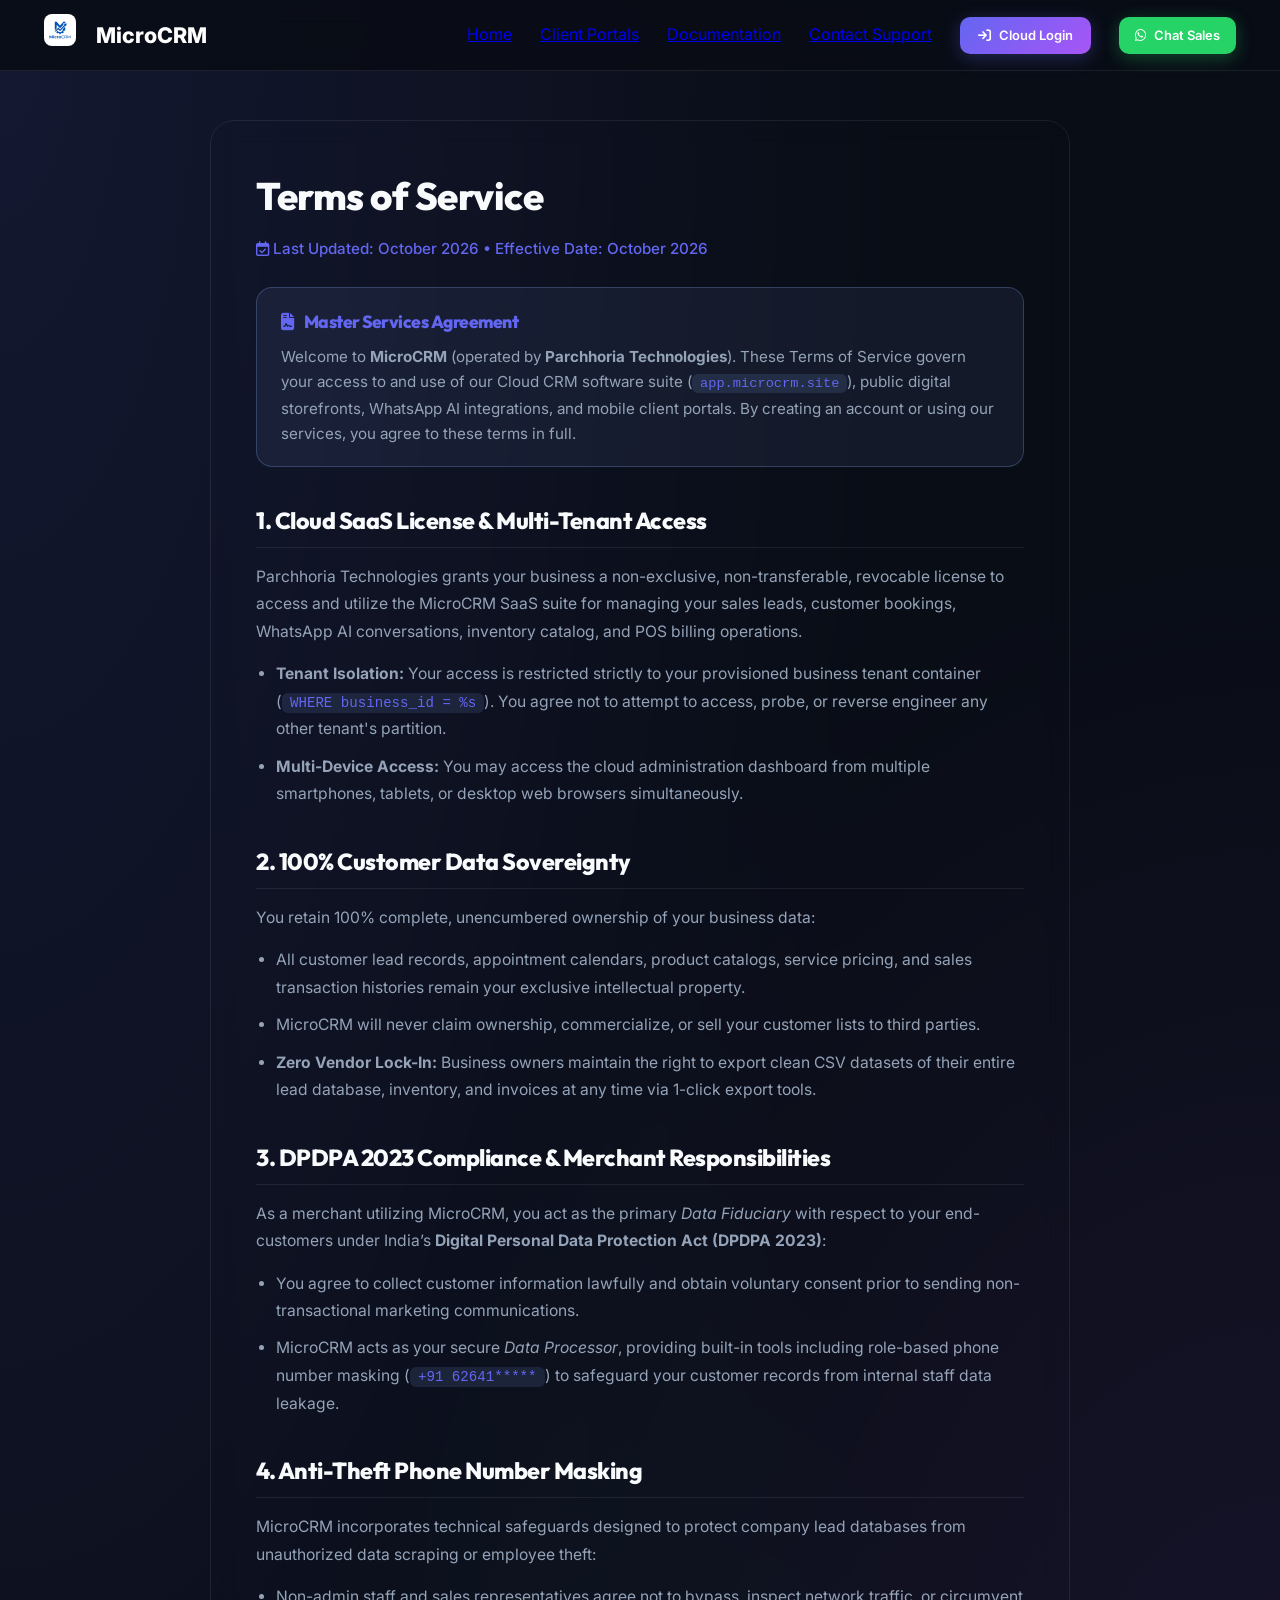
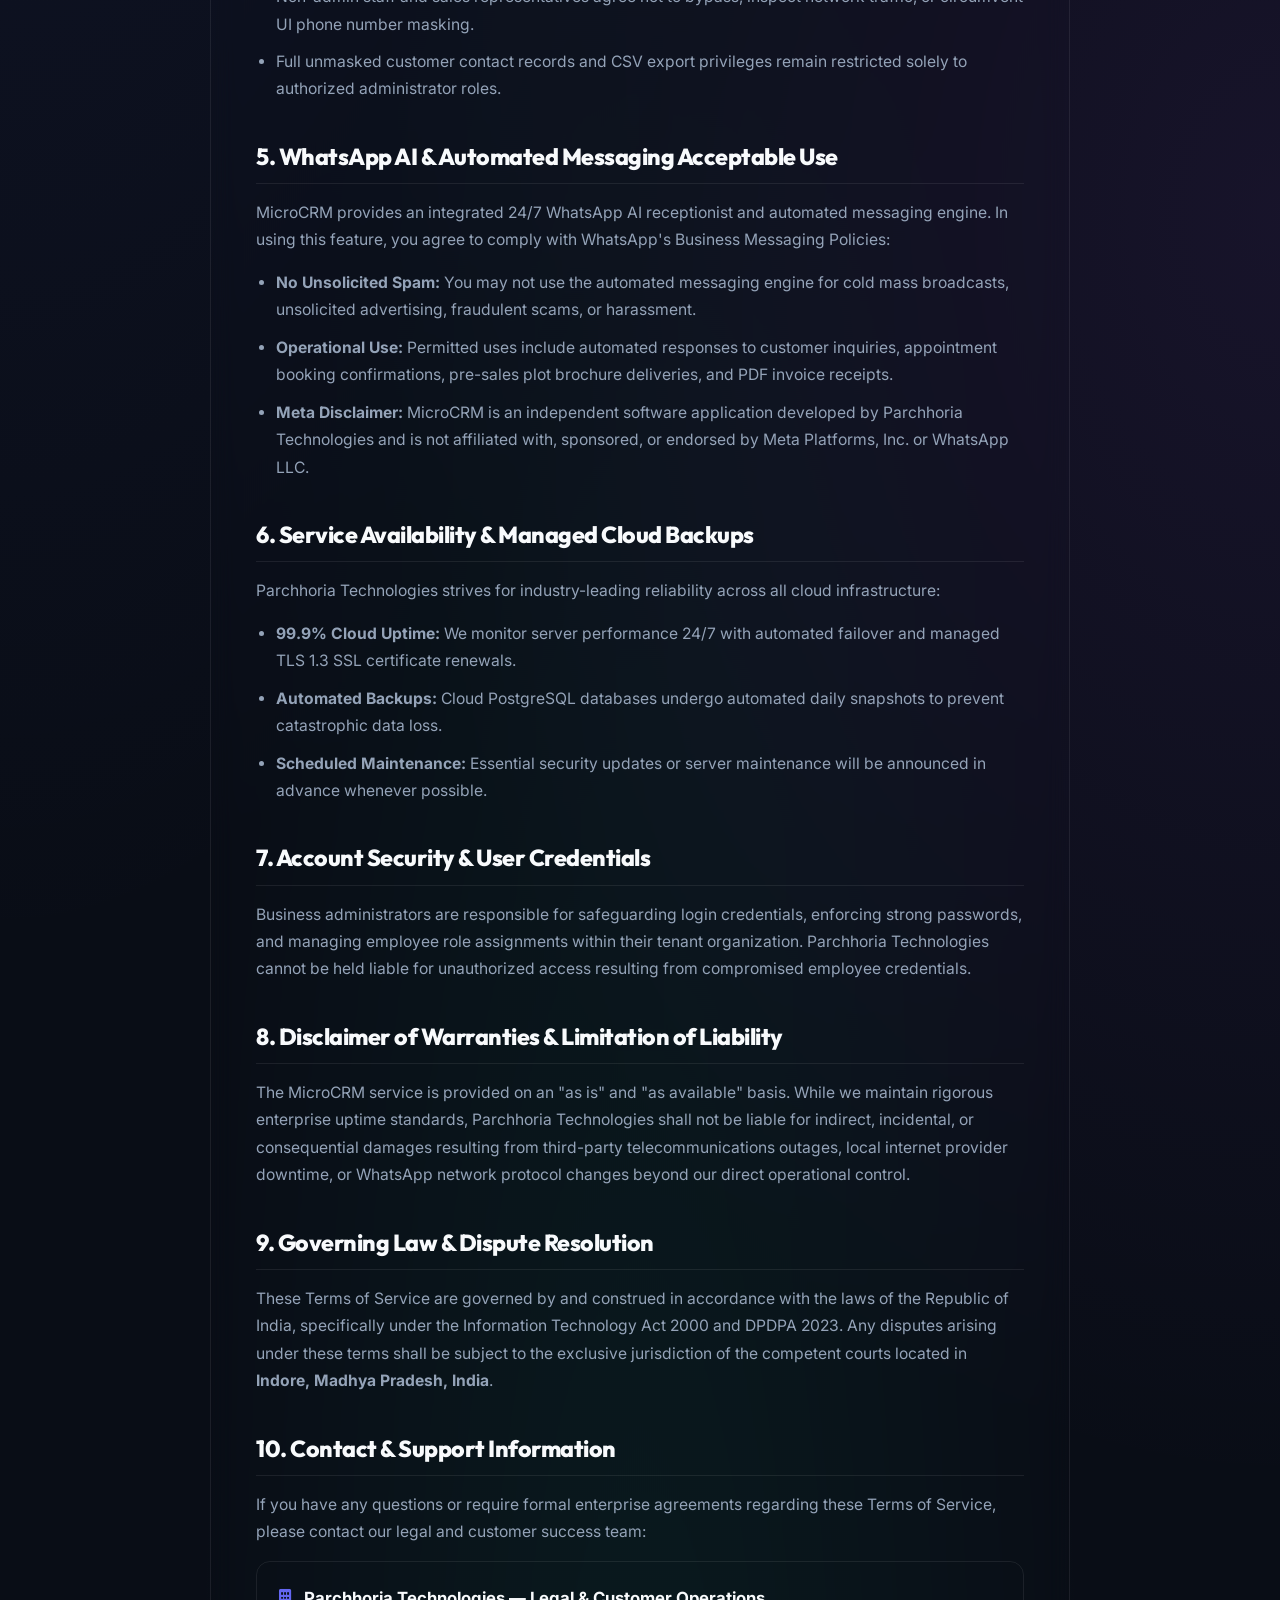
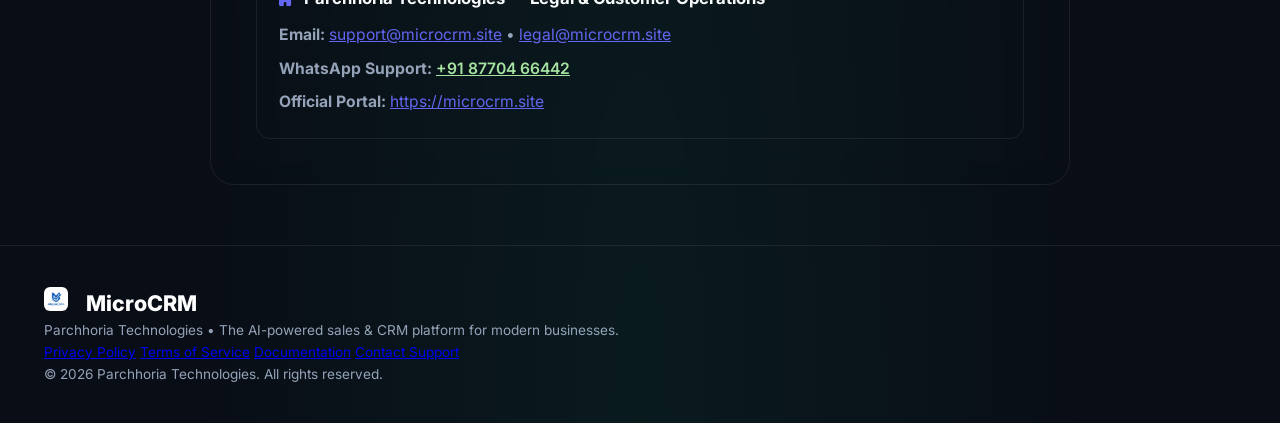
<file: terms.html>
<!DOCTYPE html>
<html lang="en">
<head>
    <meta charset="UTF-8">
    <meta name="viewport" content="width=device-width, initial-scale=1.0">
    <title>Terms of Service - MicroCRM</title>
    <meta name="description" content="MicroCRM Terms of Service - Software license, multi-tenant cloud SaaS agreement, DPDPA 2023 compliance, and user guidelines.">
    <link rel="preconnect" href="https://fonts.googleapis.com">
    <link rel="preconnect" href="https://fonts.gstatic.com" crossorigin>
    <link href="https://fonts.googleapis.com/css2?family=Inter:wght@300;400;500;600;700;800&family=Outfit:wght@400;600;700;800;900&display=swap" rel="stylesheet">
    <link rel="stylesheet" href="style.css">
    <link rel="stylesheet" href="https://cdnjs.cloudflare.com/ajax/libs/font-awesome/6.4.0/css/all.min.css">
    <style>
        .page-container {
            max-width: 900px;
            margin: 120px auto 60px;
            padding: 0 20px;
        }
        .policy-card {
            background: var(--glass-bg);
            border: 1px solid var(--border);
            border-radius: 24px;
            padding: 45px;
            backdrop-filter: blur(12px);
        }
        .policy-card h1 {
            font-family: 'Outfit', sans-serif;
            font-size: 2.4rem;
            margin-bottom: 10px;
            color: var(--text-main);
        }
        .update-date {
            color: var(--primary);
            font-size: 0.95rem;
            margin-bottom: 25px;
            display: block;
            font-weight: 500;
        }
        .policy-card h2 {
            font-family: 'Outfit', sans-serif;
            font-size: 1.45rem;
            margin-top: 35px;
            margin-bottom: 15px;
            color: var(--text-main);
            border-bottom: 1px solid var(--border);
            padding-bottom: 8px;
        }
        .policy-card p, .policy-card ul {
            color: var(--text-muted);
            line-height: 1.75;
            margin-bottom: 15px;
            font-size: 0.98rem;
        }
        .policy-card ul {
            padding-left: 20px;
        }
        .policy-card li {
            margin-bottom: 10px;
        }
        .policy-card code {
            background: rgba(137, 180, 250, 0.12);
            color: var(--primary);
            padding: 2px 8px;
            border-radius: 6px;
            font-family: monospace;
            font-size: 0.9em;
        }
        .policy-highlight {
            background: rgba(137, 180, 250, 0.08);
            border: 1px solid rgba(137, 180, 250, 0.25);
            border-radius: 16px;
            padding: 20px 24px;
            margin: 24px 0 30px;
        }
        .policy-highlight h4 {
            color: var(--primary);
            margin-bottom: 8px;
            font-size: 1.1rem;
            display: flex;
            align-items: center;
            gap: 10px;
        }
        .policy-highlight p {
            margin-bottom: 0;
            font-size: 0.95rem;
            color: var(--text-muted);
            line-height: 1.65;
        }
    </style>
</head>
<body>
    <div class="blob blob-1"></div>
    <div class="blob blob-3"></div>

    <nav class="navbar">
        <div class="nav-container">
            <div class="logo">
                <span class="logo-icon"><img src="logo.png" alt="MicroCRM Logo" style="height: 32px; width: 32px; margin-right: 10px; border-radius: 8px;"></span>
                <a href="index.html" style="text-decoration: none; color: inherit;"><span class="logo-text">MicroCRM</span></a>
            </div>
            <div class="nav-links">
                <a href="index.html">Home</a>
                <a href="portal-demo.html">Client Portals</a>
                <a href="docs.html">Documentation</a>
                <a href="contact.html">Contact Support</a>
                <a href="https://app.microcrm.site/login" class="btn btn-primary" style="padding: 8px 18px; font-size: 13px;"><i class="fa-solid fa-arrow-right-to-bracket"></i> Cloud Login</a>
                <a href="https://wa.me/918770466442" target="_blank" class="btn btn-wa" style="padding: 8px 16px; font-size: 13px;"><i class="fa-brands fa-whatsapp"></i> Chat Sales</a>
            </div>
        </div>
    </nav>

    <div class="page-container">
        <div class="policy-card">
            <h1>Terms of Service</h1>
            <span class="update-date"><i class="fa-regular fa-calendar-check"></i> Last Updated: October 2026 &bull; Effective Date: October 2026</span>

            <div class="policy-highlight">
                <h4><i class="fa-solid fa-file-contract"></i> Master Services Agreement</h4>
                <p>Welcome to <strong>MicroCRM</strong> (operated by <strong>Parchhoria Technologies</strong>). These Terms of Service govern your access to and use of our Cloud CRM software suite (<code>app.microcrm.site</code>), public digital storefronts, WhatsApp AI integrations, and mobile client portals. By creating an account or using our services, you agree to these terms in full.</p>
            </div>

            <h2>1. Cloud SaaS License & Multi-Tenant Access</h2>
            <p>Parchhoria Technologies grants your business a non-exclusive, non-transferable, revocable license to access and utilize the MicroCRM SaaS suite for managing your sales leads, customer bookings, WhatsApp AI conversations, inventory catalog, and POS billing operations.</p>
            <ul>
                <li><strong>Tenant Isolation:</strong> Your access is restricted strictly to your provisioned business tenant container (<code>WHERE business_id = %s</code>). You agree not to attempt to access, probe, or reverse engineer any other tenant's partition.</li>
                <li><strong>Multi-Device Access:</strong> You may access the cloud administration dashboard from multiple smartphones, tablets, or desktop web browsers simultaneously.</li>
            </ul>

            <h2>2. 100% Customer Data Sovereignty</h2>
            <p>You retain 100% complete, unencumbered ownership of your business data:</p>
            <ul>
                <li>All customer lead records, appointment calendars, product catalogs, service pricing, and sales transaction histories remain your exclusive intellectual property.</li>
                <li>MicroCRM will never claim ownership, commercialize, or sell your customer lists to third parties.</li>
                <li><strong>Zero Vendor Lock-In:</strong> Business owners maintain the right to export clean CSV datasets of their entire lead database, inventory, and invoices at any time via 1-click export tools.</li>
            </ul>

            <h2>3. DPDPA 2023 Compliance & Merchant Responsibilities</h2>
            <p>As a merchant utilizing MicroCRM, you act as the primary <em>Data Fiduciary</em> with respect to your end-customers under India’s <strong>Digital Personal Data Protection Act (DPDPA 2023)</strong>:</p>
            <ul>
                <li>You agree to collect customer information lawfully and obtain voluntary consent prior to sending non-transactional marketing communications.</li>
                <li>MicroCRM acts as your secure <em>Data Processor</em>, providing built-in tools including role-based phone number masking (<code>+91 62641*****</code>) to safeguard your customer records from internal staff data leakage.</li>
            </ul>

            <h2>4. Anti-Theft Phone Number Masking</h2>
            <p>MicroCRM incorporates technical safeguards designed to protect company lead databases from unauthorized data scraping or employee theft:</p>
            <ul>
                <li>Non-admin staff and sales representatives agree not to bypass, inspect network traffic, or circumvent UI phone number masking.</li>
                <li>Full unmasked customer contact records and CSV export privileges remain restricted solely to authorized administrator roles.</li>
            </ul>

            <h2>5. WhatsApp AI & Automated Messaging Acceptable Use</h2>
            <p>MicroCRM provides an integrated 24/7 WhatsApp AI receptionist and automated messaging engine. In using this feature, you agree to comply with WhatsApp's Business Messaging Policies:</p>
            <ul>
                <li><strong>No Unsolicited Spam:</strong> You may not use the automated messaging engine for cold mass broadcasts, unsolicited advertising, fraudulent scams, or harassment.</li>
                <li><strong>Operational Use:</strong> Permitted uses include automated responses to customer inquiries, appointment booking confirmations, pre-sales plot brochure deliveries, and PDF invoice receipts.</li>
                <li><strong>Meta Disclaimer:</strong> MicroCRM is an independent software application developed by Parchhoria Technologies and is not affiliated with, sponsored, or endorsed by Meta Platforms, Inc. or WhatsApp LLC.</li>
            </ul>

            <h2>6. Service Availability & Managed Cloud Backups</h2>
            <p>Parchhoria Technologies strives for industry-leading reliability across all cloud infrastructure:</p>
            <ul>
                <li><strong>99.9% Cloud Uptime:</strong> We monitor server performance 24/7 with automated failover and managed TLS 1.3 SSL certificate renewals.</li>
                <li><strong>Automated Backups:</strong> Cloud PostgreSQL databases undergo automated daily snapshots to prevent catastrophic data loss.</li>
                <li><strong>Scheduled Maintenance:</strong> Essential security updates or server maintenance will be announced in advance whenever possible.</li>
            </ul>

            <h2>7. Account Security & User Credentials</h2>
            <p>Business administrators are responsible for safeguarding login credentials, enforcing strong passwords, and managing employee role assignments within their tenant organization. Parchhoria Technologies cannot be held liable for unauthorized access resulting from compromised employee credentials.</p>

            <h2>8. Disclaimer of Warranties & Limitation of Liability</h2>
            <p>The MicroCRM service is provided on an "as is" and "as available" basis. While we maintain rigorous enterprise uptime standards, Parchhoria Technologies shall not be liable for indirect, incidental, or consequential damages resulting from third-party telecommunications outages, local internet provider downtime, or WhatsApp network protocol changes beyond our direct operational control.</p>

            <h2>9. Governing Law & Dispute Resolution</h2>
            <p>These Terms of Service are governed by and construed in accordance with the laws of the Republic of India, specifically under the Information Technology Act 2000 and DPDPA 2023. Any disputes arising under these terms shall be subject to the exclusive jurisdiction of the competent courts located in <strong>Indore, Madhya Pradesh, India</strong>.</p>

            <h2>10. Contact & Support Information</h2>
            <p>If you have any questions or require formal enterprise agreements regarding these Terms of Service, please contact our legal and customer success team:</p>
            <div style="background: var(--bg-secondary); border: 1px solid var(--border); border-radius: 14px; padding: 22px; margin-top: 15px;">
                <p style="margin-bottom: 8px; color: var(--text-main); font-weight: 700; font-size: 1.05rem;"><i class="fa-solid fa-building" style="color: var(--primary); margin-right: 8px;"></i> Parchhoria Technologies — Legal & Customer Operations</p>
                <p style="margin-bottom: 6px;"><strong>Email:</strong> <a href="mailto:support@microcrm.site" style="color: var(--primary);">support@microcrm.site</a> &bull; <a href="mailto:legal@microcrm.site" style="color: var(--primary);">legal@microcrm.site</a></p>
                <p style="margin-bottom: 6px;"><strong>WhatsApp Support:</strong> <a href="https://wa.me/918770466442" target="_blank" style="color: #a6e3a1; font-weight: 600;">+91 87704 66442</a></p>
                <p style="margin-bottom: 0;"><strong>Official Portal:</strong> <a href="https://microcrm.site" target="_blank" style="color: var(--primary);">https://microcrm.site</a></p>
            </div>
        </div>
    </div>

    <footer class="footer">
        <div class="container">
            <div class="footer-content">
                <div class="footer-brand">
                    <div class="logo">
                        <span class="logo-icon"><img src="logo.png" alt="MicroCRM Logo" style="height: 24px; width: 24px; margin-right: 8px; border-radius: 6px;"></span>
                        <span class="logo-text">MicroCRM</span>
                    </div>
                    <p>Parchhoria Technologies • The AI-powered sales & CRM platform for modern businesses.</p>
                </div>
                <div class="footer-links">
                    <a href="privacy.html">Privacy Policy</a>
                    <a href="terms.html">Terms of Service</a>
                    <a href="docs.html">Documentation</a>
                    <a href="contact.html">Contact Support</a>
                </div>
            </div>
            <div class="copyright">
                &copy; 2026 Parchhoria Technologies. All rights reserved.
            </div>
        </div>
    </footer>

    <script src="script.js"></script>
</body>
</html>
</file>
<file: style.css>
:root {
    --bg-main: #090d16;
    --bg-surface: #0f172a;
    --bg-card: rgba(17, 24, 39, 0.75);
    --border: rgba(255, 255, 255, 0.08);
    --border-highlight: rgba(99, 102, 241, 0.35);
    --text-main: #f8fafc;
    --text-muted: #94a3b8;
    --primary: #6366f1;
    --primary-light: #818cf8;
    --accent: #a855f7;
    --success: #10b981;
    --whatsapp: #25D366;
    --danger: #ef4444;
}

* {
    margin: 0;
    padding: 0;
    box-sizing: border-box;
    font-family: 'Inter', -apple-system, sans-serif;
}

body {
    background-color: var(--bg-main);
    color: var(--text-main);
    line-height: 1.6;
    overflow-x: hidden;
    position: relative;
    background-image: 
        radial-gradient(at 0% 0%, rgba(99, 102, 241, 0.12) 0px, transparent 50%),
        radial-gradient(at 100% 50%, rgba(168, 85, 247, 0.09) 0px, transparent 50%),
        radial-gradient(at 50% 100%, rgba(16, 185, 129, 0.08) 0px, transparent 50%);
}

/* Ambient Background Glows (High-Performance Zero-Blur Static Gradients) */
.aura-glow {
    position: fixed;
    border-radius: 50%;
    pointer-events: none;
    z-index: -1;
    opacity: 0.55;
    transform: translateZ(0); /* Hardware acceleration layer */
}

.aura-1 {
    top: -100px;
    left: 15%;
    width: 650px;
    height: 650px;
    background: radial-gradient(circle, rgba(99, 102, 241, 0.22) 0%, rgba(99, 102, 241, 0) 70%);
}

.aura-2 {
    top: 35%;
    right: -100px;
    width: 600px;
    height: 600px;
    background: radial-gradient(circle, rgba(168, 85, 247, 0.18) 0%, rgba(168, 85, 247, 0) 70%);
}

.aura-3 {
    bottom: 5%;
    left: 8%;
    width: 550px;
    height: 550px;
    background: radial-gradient(circle, rgba(16, 185, 129, 0.15) 0%, rgba(16, 185, 129, 0) 70%);
}

.container {
    max-width: 1240px;
    margin: 0 auto;
    padding: 0 1.5rem;
}

/* Typography & Badges */
h1, h2, h3, h4 {
    font-family: 'Outfit', sans-serif;
    letter-spacing: -0.5px;
    font-weight: 800;
}

.gradient-text {
    background: linear-gradient(135deg, #818cf8 0%, #c084fc 50%, #34d399 100%);
    -webkit-background-clip: text;
    -webkit-text-fill-color: transparent;
}

.pill-badge {
    display: inline-flex;
    align-items: center;
    gap: 8px;
    background: rgba(99, 102, 241, 0.1);
    border: 1px solid rgba(99, 102, 241, 0.3);
    color: #c7d2fe;
    padding: 0.4rem 1rem;
    border-radius: 30px;
    font-size: 0.82rem;
    font-weight: 600;
    margin-bottom: 1.25rem;
}

.pill-badge .pulse {
    width: 7px;
    height: 7px;
    border-radius: 50%;
    background: #10b981;
    box-shadow: 0 0 10px #10b981;
}

/* Navbar */
.navbar {
    padding: 0.9rem 0;
    position: fixed;
    width: 100%;
    top: 0;
    z-index: 100;
    background: rgba(9, 13, 22, 0.90);
    backdrop-filter: blur(12px);
    -webkit-backdrop-filter: blur(12px);
    border-bottom: 1px solid var(--border);
    transition: background-color 0.25s ease, box-shadow 0.25s ease;
    transform: translateZ(0); /* Isolate GPU layer */
}

.navbar.scrolled {
    background: rgba(9, 13, 22, 0.98);
    box-shadow: 0 10px 25px rgba(0, 0, 0, 0.5);
}

.nav-container {
    max-width: 1240px;
    margin: 0 auto;
    padding: 0 1.5rem;
    display: flex;
    justify-content: space-between;
    align-items: center;
}

.logo {
    display: flex;
    align-items: center;
    gap: 10px;
    font-family: 'Outfit', sans-serif;
    font-size: 1.35rem;
    font-weight: 800;
    color: #fff;
    text-decoration: none;
}

.logo img {
    width: 32px;
    height: 32px;
    border-radius: 8px;
}

.nav-links {
    display: flex;
    align-items: center;
    gap: 1.75rem;
}

.nav-item {
    color: var(--text-muted);
    text-decoration: none;
    font-size: 0.9rem;
    font-weight: 500;
    transition: color 0.2s;
}

.nav-item:hover {
    color: #fff;
}

/* Buttons */
.btn {
    display: inline-flex;
    align-items: center;
    gap: 8px;
    padding: 0.7rem 1.4rem;
    border-radius: 10px;
    font-weight: 600;
    font-size: 0.9rem;
    text-decoration: none;
    cursor: pointer;
    transition: all 0.2s ease;
}

.btn-primary {
    background: linear-gradient(135deg, var(--primary), var(--accent));
    color: #fff;
    border: none;
    box-shadow: 0 4px 18px rgba(99, 102, 241, 0.3);
}

.btn-primary:hover {
    transform: translateY(-2px);
    box-shadow: 0 8px 25px rgba(99, 102, 241, 0.45);
}

.btn-wa {
    background: #25D366;
    color: #fff;
    border: none;
    box-shadow: 0 4px 18px rgba(37, 211, 102, 0.3);
}

.btn-wa:hover {
    background: #22c35e;
    transform: translateY(-2px);
    box-shadow: 0 8px 25px rgba(37, 211, 102, 0.45);
}

.btn-secondary {
    background: rgba(255, 255, 255, 0.05);
    border: 1px solid var(--border);
    color: var(--text-main);
}

.btn-secondary:hover {
    background: rgba(255, 255, 255, 0.1);
    border-color: rgba(255, 255, 255, 0.2);
}

/* Mobile Nav Toggle */
.mobile-toggle {
    display: none;
    background: none;
    border: none;
    cursor: pointer;
    flex-direction: column;
    gap: 5px;
}

.mobile-toggle span {
    display: block;
    width: 22px;
    height: 2px;
    background: #fff;
    border-radius: 2px;
}

/* Hero Section */
.hero-section {
    padding: 140px 0 80px 0;
    text-align: center;
    position: relative;
}

.hero-title {
    font-size: 3.4rem;
    line-height: 1.15;
    margin-bottom: 1.25rem;
    max-width: 900px;
    margin-left: auto;
    margin-right: auto;
}

.hero-subtitle {
    font-size: 1.18rem;
    color: var(--text-muted);
    max-width: 680px;
    margin: 0 auto 2.25rem auto;
    line-height: 1.6;
}

.hero-actions {
    display: flex;
    justify-content: center;
    gap: 14px;
    flex-wrap: wrap;
    margin-bottom: 3.5rem;
}

.hero-trust-chips {
    display: flex;
    justify-content: center;
    gap: 20px;
    flex-wrap: wrap;
    font-size: 0.85rem;
    color: var(--text-muted);
}

.hero-trust-chips span {
    display: flex;
    align-items: center;
    gap: 6px;
}

/* HERO PRODUCT VISUAL STAGE */
.product-stage {
    margin-top: 3.5rem;
    position: relative;
    max-width: 1040px;
    margin-left: auto;
    margin-right: auto;
}

.browser-mockup {
    background: #0f172a;
    border: 1px solid var(--border-highlight);
    border-radius: 18px;
    box-shadow: 0 25px 50px -15px rgba(0, 0, 0, 0.7);
    overflow: hidden;
}

.browser-bar {
    background: rgba(0, 0, 0, 0.35);
    padding: 0.8rem 1.25rem;
    border-bottom: 1px solid var(--border);
    display: flex;
    align-items: center;
    gap: 16px;
}

.browser-dots {
    display: flex;
    gap: 6px;
}

.browser-dot {
    width: 11px;
    height: 11px;
    border-radius: 50%;
}

.dot-red { background: #ef4444; }
.dot-yellow { background: #f59e0b; }
.dot-green { background: #10b981; }

.browser-url {
    background: rgba(0, 0, 0, 0.4);
    border: 1px solid var(--border);
    border-radius: 8px;
    padding: 0.35rem 1rem;
    font-size: 0.78rem;
    font-family: monospace;
    color: #a5b4fc;
    flex: 1;
    max-width: 420px;
    display: flex;
    align-items: center;
    gap: 8px;
}

/* Interactive Canvas / Visual Mockup Area */
.stage-content {
    padding: 2rem;
    display: grid;
    grid-template-columns: 1fr 340px;
    gap: 1.5rem;
    text-align: left;
}

.canvas-preview {
    background: rgba(0, 0, 0, 0.4);
    border: 1px solid var(--border);
    border-radius: 14px;
    padding: 1.5rem;
    position: relative;
    min-height: 340px;
    display: flex;
    flex-direction: column;
    justify-content: space-between;
}

.plot-grid {
    display: grid;
    grid-template-columns: repeat(4, 1fr);
    gap: 10px;
    margin-top: 1rem;
}

.plot-box {
    background: rgba(255, 255, 255, 0.04);
    border: 1px solid rgba(255, 255, 255, 0.08);
    border-radius: 10px;
    padding: 12px;
    text-align: center;
    transition: all 0.2s;
    cursor: pointer;
}

.plot-box:hover {
    transform: translateY(-2px);
}

.plot-available {
    border-color: rgba(16, 185, 129, 0.4);
    background: rgba(16, 185, 129, 0.08);
}

.plot-sold {
    border-color: rgba(239, 68, 68, 0.3);
    background: rgba(239, 68, 68, 0.05);
    opacity: 0.6;
}

.plot-booked {
    border-color: rgba(245, 158, 11, 0.4);
    background: rgba(245, 158, 11, 0.08);
}

/* Floating WhatsApp Phone Mockup */
.phone-mockup {
    background: #0b141a;
    border: 1px solid rgba(255, 255, 255, 0.15);
    border-radius: 20px;
    overflow: hidden;
    box-shadow: 0 20px 40px rgba(0, 0, 0, 0.5);
    display: flex;
    flex-direction: column;
}

.phone-header {
    background: #1f2c34;
    padding: 10px 14px;
    display: flex;
    align-items: center;
    gap: 10px;
    font-size: 0.85rem;
    font-weight: 600;
    border-bottom: 1px solid rgba(255, 255, 255, 0.06);
}

.wa-status-dot {
    width: 8px;
    height: 8px;
    border-radius: 50%;
    background: #25D366;
}

.phone-chat {
    padding: 12px;
    flex: 1;
    display: flex;
    flex-direction: column;
    gap: 10px;
    font-size: 0.8rem;
    background-image: radial-gradient(rgba(255,255,255,0.02) 1px, transparent 1px);
    background-size: 16px 16px;
}

.chat-bubble {
    padding: 8px 12px;
    border-radius: 10px;
    max-width: 85%;
    line-height: 1.4;
    position: relative;
    animation: fadeIn 0.3s ease;
}

.chat-bubble.incoming {
    background: #202c33;
    color: #e9edef;
    align-self: flex-start;
    border-bottom-left-radius: 2px;
}

.chat-bubble.outgoing {
    background: #005c4b;
    color: #e9edef;
    align-self: flex-end;
    border-bottom-right-radius: 2px;
}

/* Typing indicator */
.typing-dots {
    display: inline-flex;
    gap: 4px;
    padding: 6px 10px;
    background: #202c33;
    border-radius: 10px;
    align-self: flex-start;
}

.typing-dot {
    width: 5px;
    height: 5px;
    border-radius: 50%;
    background: #8696a0;
    animation: bounce 1.2s infinite ease-in-out;
}
.typing-dot:nth-child(2) { animation-delay: 0.2s; }
.typing-dot:nth-child(3) { animation-delay: 0.4s; }

@keyframes bounce {
    0%, 80%, 100% { transform: translateY(0); }
    40% { transform: translateY(-5px); }
}

/* -------------------------------------------------------------
   INTERACTIVE INDUSTRY SWITCHER
---------------------------------------------------------------- */
.industry-switcher-section {
    padding: 90px 0;
    position: relative;
}

.section-header {
    text-align: center;
    max-width: 720px;
    margin: 0 auto 3rem auto;
}

.section-header h2 {
    font-size: 2.5rem;
    margin-bottom: 0.85rem;
}

.section-header p {
    color: var(--text-muted);
    font-size: 1.05rem;
}

.switcher-tabs {
    display: flex;
    justify-content: center;
    gap: 12px;
    margin-bottom: 2.5rem;
    flex-wrap: wrap;
}

.tab-pill {
    background: rgba(255, 255, 255, 0.04);
    border: 1px solid var(--border);
    color: var(--text-muted);
    padding: 0.75rem 1.6rem;
    border-radius: 40px;
    font-weight: 700;
    font-size: 0.95rem;
    cursor: pointer;
    display: flex;
    align-items: center;
    gap: 10px;
    transition: all 0.25s ease;
}

.tab-pill:hover {
    background: rgba(255, 255, 255, 0.08);
    color: #fff;
    border-color: rgba(255, 255, 255, 0.2);
}

.tab-pill.active {
    background: linear-gradient(135deg, rgba(99, 102, 241, 0.25), rgba(168, 85, 247, 0.2));
    border-color: var(--primary);
    color: #fff;
    box-shadow: 0 0 20px rgba(99, 102, 241, 0.3);
}

.showcase-stage-card {
    background: var(--bg-surface);
    border: 1px solid var(--border-highlight);
    border-radius: 24px;
    padding: 3rem;
    box-shadow: 0 25px 50px -12px rgba(0, 0, 0, 0.5);
    display: grid;
    grid-template-columns: 1fr 1.1fr;
    gap: 3rem;
    align-items: center;
    transition: all 0.3s ease;
}

.stage-left h3 {
    font-size: 2rem;
    margin-bottom: 1rem;
    line-height: 1.25;
}

.stage-left p {
    color: var(--text-muted);
    font-size: 1.05rem;
    margin-bottom: 1.75rem;
    line-height: 1.6;
}

.feature-bullets {
    list-style: none;
    display: flex;
    flex-direction: column;
    gap: 12px;
    margin-bottom: 2rem;
}

.feature-bullets li {
    display: flex;
    align-items: flex-start;
    gap: 10px;
    font-size: 0.95rem;
}

.feature-bullets li i {
    color: var(--success);
    margin-top: 4px;
}

.live-client-tag {
    display: inline-flex;
    align-items: center;
    gap: 8px;
    background: rgba(16, 185, 129, 0.1);
    border: 1px solid rgba(16, 185, 129, 0.3);
    color: #6ee7b7;
    padding: 0.3rem 0.8rem;
    border-radius: 6px;
    font-size: 0.8rem;
    font-weight: 700;
    margin-bottom: 1rem;
}

/* -------------------------------------------------------------
   ANTI-AGGREGATOR COMPARISON (VISUAL BATTLE)
---------------------------------------------------------------- */
.defense-section {
    padding: 90px 0;
    position: relative;
}

.battle-grid {
    display: grid;
    grid-template-columns: 1fr 1fr;
    gap: 2rem;
    margin-top: 2rem;
}

.battle-card {
    border-radius: 20px;
    padding: 2.5rem;
    position: relative;
    overflow: hidden;
}

.battle-bad {
    background: rgba(239, 68, 68, 0.04);
    border: 1px solid rgba(239, 68, 68, 0.25);
}

.battle-bad::before {
    content: '';
    position: absolute;
    top: 0; left: 0; right: 0; height: 3px;
    background: var(--danger);
}

.battle-good {
    background: rgba(16, 185, 129, 0.05);
    border: 1px solid rgba(16, 185, 129, 0.3);
    box-shadow: 0 10px 30px -10px rgba(16, 185, 129, 0.2);
}

.battle-good::before {
    content: '';
    position: absolute;
    top: 0; left: 0; right: 0; height: 3px;
    background: var(--success);
}

.battle-header {
    display: flex;
    align-items: center;
    gap: 12px;
    margin-bottom: 1.5rem;
}

.battle-icon {
    width: 44px;
    height: 44px;
    border-radius: 12px;
    display: flex;
    align-items: center;
    justify-content: center;
    font-size: 1.3rem;
}

.battle-bad .battle-icon { background: rgba(239, 68, 68, 0.15); color: #fca5a5; }
.battle-good .battle-icon { background: rgba(16, 185, 129, 0.15); color: #6ee7b7; }

.battle-list {
    list-style: none;
    display: flex;
    flex-direction: column;
    gap: 16px;
    font-size: 0.95rem;
}

.battle-list li {
    display: flex;
    align-items: flex-start;
    gap: 12px;
    line-height: 1.5;
}

.battle-bad li i { color: var(--danger); margin-top: 4px; }
.battle-good li i { color: var(--success); margin-top: 4px; }

/* -------------------------------------------------------------
   LIVE CLIENT SHOWCASE TILES
---------------------------------------------------------------- */
.showcase-grid-3 {
    display: grid;
    grid-template-columns: repeat(3, 1fr);
    gap: 1.5rem;
    margin-top: 2rem;
}

.client-tile {
    background: var(--bg-surface);
    border: 1px solid var(--border);
    border-radius: 18px;
    padding: 1.75rem;
    display: flex;
    flex-direction: column;
    justify-content: space-between;
    transition: all 0.25s ease;
}

.client-tile:hover {
    border-color: var(--primary-light);
    transform: translateY(-4px);
    box-shadow: 0 15px 30px -10px rgba(99, 102, 241, 0.3);
}

.client-tile-header {
    display: flex;
    align-items: center;
    justify-content: space-between;
    margin-bottom: 1rem;
}

.client-avatar {
    width: 44px;
    height: 44px;
    border-radius: 12px;
    display: flex;
    align-items: center;
    justify-content: center;
    font-size: 1.4rem;
}

.client-name {
    font-size: 1.2rem;
    margin-bottom: 0.3rem;
}

.client-niche {
    font-size: 0.8rem;
    color: var(--primary-light);
    font-weight: 600;
    margin-bottom: 1rem;
}

.client-desc {
    font-size: 0.88rem;
    color: var(--text-muted);
    margin-bottom: 1.5rem;
    line-height: 1.5;
}

/* -------------------------------------------------------------
   INTERACTIVE WHATSAPP SIMULATOR
---------------------------------------------------------------- */
.simulator-section {
    padding: 80px 0;
}

.simulator-box {
    background: #0b141a;
    border: 1px solid rgba(255, 255, 255, 0.12);
    border-radius: 20px;
    max-width: 600px;
    margin: 0 auto;
    overflow: hidden;
    box-shadow: 0 25px 60px rgba(0, 0, 0, 0.6);
}

.sim-header {
    background: #1f2c34;
    padding: 14px 18px;
    display: flex;
    align-items: center;
    justify-content: space-between;
}

.sim-user {
    display: flex;
    align-items: center;
    gap: 12px;
}

.sim-avatar {
    width: 36px;
    height: 36px;
    border-radius: 50%;
    background: #25D366;
    display: flex;
    align-items: center;
    justify-content: center;
    color: #fff;
    font-weight: 700;
}

.sim-chat-area {
    padding: 20px;
    min-height: 280px;
    display: flex;
    flex-direction: column;
    gap: 12px;
    background-image: radial-gradient(rgba(255,255,255,0.02) 1px, transparent 1px);
    background-size: 16px 16px;
}

.sim-chips {
    padding: 12px 18px;
    background: #111b21;
    border-top: 1px solid rgba(255, 255, 255, 0.05);
    display: flex;
    gap: 8px;
    overflow-x: auto;
}

.sim-chip {
    background: rgba(255, 255, 255, 0.08);
    border: 1px solid rgba(255, 255, 255, 0.12);
    color: #c7d2fe;
    padding: 6px 12px;
    border-radius: 20px;
    font-size: 0.78rem;
    white-space: nowrap;
    cursor: pointer;
    transition: all 0.2s;
}

.sim-chip:hover {
    background: var(--primary);
    color: #fff;
}

/* Footer & CTA */
.footer-cta {
    padding: 90px 0;
    text-align: center;
}

.cta-card {
    background: linear-gradient(135deg, rgba(99, 102, 241, 0.15), rgba(168, 85, 247, 0.1));
    border: 1px solid var(--border-highlight);
    border-radius: 24px;
    padding: 4rem 2rem;
    position: relative;
    overflow: hidden;
}

.footer {
    border-top: 1px solid var(--border);
    padding: 2.5rem 0;
    font-size: 0.85rem;
    color: var(--text-muted);
}

.footer-flex {
    display: flex;
    justify-content: space-between;
    align-items: center;
    flex-wrap: wrap;
    gap: 1rem;
}

/* Responsive */
@media (max-width: 992px) {
    .hero-title { font-size: 2.6rem; }
    .stage-content { grid-template-columns: 1fr; }
    .showcase-stage-card { grid-template-columns: 1fr; gap: 2rem; padding: 2rem; }
    .battle-grid { grid-template-columns: 1fr; }
    .showcase-grid-3 { grid-template-columns: 1fr; }
}

@media (max-width: 768px) {
    .nav-links { display: none; }
    .nav-links.mobile-active {
        display: flex;
        flex-direction: column;
        position: absolute;
        top: 100%;
        left: 0;
        right: 0;
        background: rgba(9, 13, 22, 0.98);
        border-bottom: 1px solid var(--border);
        padding: 1.5rem;
        gap: 1rem;
    }
    .mobile-toggle { display: flex; }
    .hero-title { font-size: 2.1rem; }
}

@keyframes fadeIn {
    from { opacity: 0; transform: translateY(4px); }
    to { opacity: 1; transform: translateY(0); }
}

/* ========================================================
   AUTONOMOUS SALES MACHINE & GRAPHICS STYLES
   ======================================================== */
.automation-section {
    padding: 90px 0;
    position: relative;
    border-top: 1px solid var(--border);
    background: radial-gradient(circle at 50% 0%, rgba(99, 102, 241, 0.1) 0%, transparent 60%);
}

.pipeline-flow-container {
    display: grid;
    grid-template-columns: repeat(auto-fit, minmax(210px, 1fr));
    gap: 16px;
    position: relative;
    margin: 40px 0 50px 0;
}

.pipeline-step-card {
    background: rgba(15, 23, 42, 0.75);
    border: 1px solid var(--border);
    border-radius: 14px;
    padding: 20px;
    position: relative;
    transition: all 0.3s ease;
    backdrop-filter: blur(12px);
    display: flex;
    flex-direction: column;
}

.pipeline-step-card:hover {
    border-color: rgba(99, 102, 241, 0.5);
    transform: translateY(-4px);
    box-shadow: 0 12px 24px -10px rgba(99, 102, 241, 0.3);
}

.step-time-badge {
    display: inline-flex;
    align-items: center;
    gap: 6px;
    font-size: 0.72rem;
    font-weight: 800;
    font-family: 'JetBrains Mono', monospace;
    padding: 3px 9px;
    border-radius: 20px;
    margin-bottom: 12px;
    width: fit-content;
}

.step-icon-wrap {
    width: 44px;
    height: 44px;
    border-radius: 12px;
    display: flex;
    align-items: center;
    justify-content: center;
    font-size: 1.25rem;
    margin-bottom: 12px;
}

.dual-hud-grid {
    display: grid;
    grid-template-columns: 1fr 1fr;
    gap: 28px;
    margin-bottom: 50px;
}

@media (max-width: 900px) {
    .dual-hud-grid {
        grid-template-columns: 1fr;
    }
}

.hud-card {
    background: rgba(15, 23, 42, 0.85);
    border: 1px solid var(--border);
    border-radius: 18px;
    padding: 24px;
    box-shadow: 0 20px 40px -15px rgba(0, 0, 0, 0.5);
    position: relative;
    overflow: hidden;
}

.soundwave-box {
    display: flex;
    align-items: center;
    justify-content: center;
    gap: 4px;
    height: 38px;
    padding: 6px 0;
}

.soundwave-bar {
    width: 4px;
    background: linear-gradient(180deg, #6366f1 0%, #10b981 100%);
    border-radius: 4px;
    animation: soundwavePulse 1.2s ease-in-out infinite alternate;
}

@keyframes soundwavePulse {
    0% { height: 6px; }
    50% { height: 28px; }
    100% { height: 12px; }
}

.comparison-table-card {
    background: rgba(15, 23, 42, 0.7);
    border: 1px solid var(--border);
    border-radius: 18px;
    overflow: hidden;
    backdrop-filter: blur(12px);
}

.comp-row {
    display: grid;
    grid-template-columns: 1.2fr 1fr 1fr;
    padding: 16px 24px;
    border-bottom: 1px solid rgba(255, 255, 255, 0.05);
    align-items: center;
    font-size: 0.9rem;
}

.comp-row.comp-header {
    background: rgba(255, 255, 255, 0.03);
    font-weight: 700;
    font-size: 0.82rem;
    text-transform: uppercase;
    letter-spacing: 0.5px;
    color: var(--text-muted);
}
</file>
